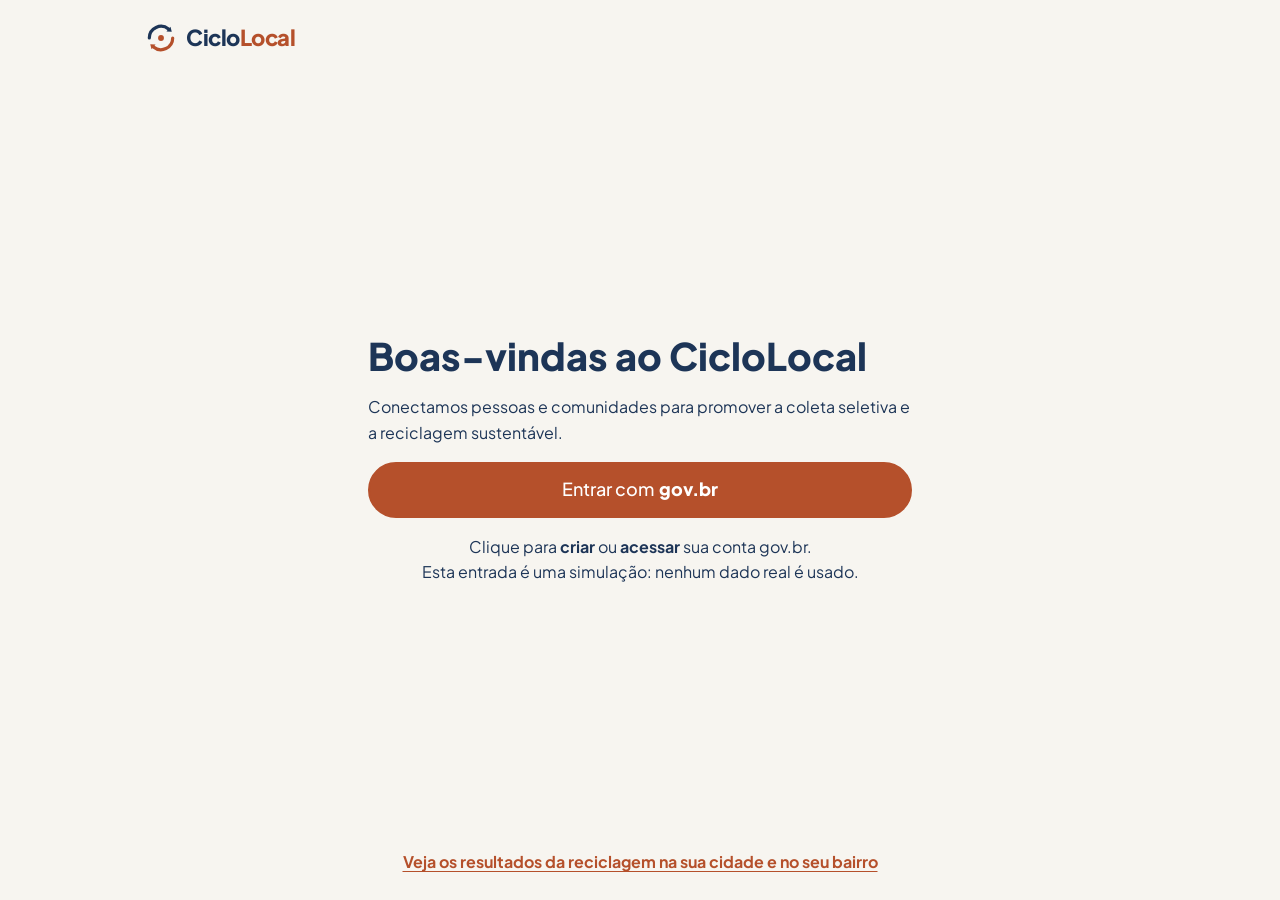
<file: index.html>
<!DOCTYPE html>
<html lang="pt-BR">

<head>
    <meta charset="UTF-8">
    <meta name="viewport" content="width=device-width, initial-scale=1.0">
    <title>CicloLocal | A reciclagem começa perto</title>
    <meta name="description"
        content="CicloLocal conecta doadores e coletores de recicláveis, organiza a coleta por bairro e mostra os resultados da comunidade.">
    <meta name="theme-color" content="#F7F5F0">
    <link rel="canonical" href="https://gabeqrz.github.io/ciclo-local/">

    <!-- Ícones -->
    <link rel="icon" href="./img/favicon.svg" type="image/svg+xml">
    <link rel="apple-touch-icon" href="./img/apple-touch-icon.png">

    <!-- Prévia social: Open Graph -->
    <meta property="og:type" content="website">
    <meta property="og:locale" content="pt_BR">
    <meta property="og:site_name" content="CicloLocal">
    <meta property="og:title" content="CicloLocal | A reciclagem começa perto">
    <meta property="og:description"
        content="CicloLocal conecta doadores e coletores de recicláveis, organiza a coleta por bairro e mostra os resultados da comunidade.">
    <meta property="og:image" content="https://gabeqrz.github.io/ciclo-local/img/previa-social-1200x630.png">
    <meta property="og:image:type" content="image/png">
    <meta property="og:image:width" content="1200">
    <meta property="og:image:height" content="630">
    <meta property="og:image:alt"
        content="CicloLocal: símbolo de duas setas circulares em azul-petróleo e terracota e o lema “A reciclagem começa perto. O impacto transforma tudo.”">
    <meta property="og:url" content="https://gabeqrz.github.io/ciclo-local/">

    <!-- Prévia para X (Twitter) -->
    <meta name="twitter:card" content="summary_large_image">
    <meta name="twitter:title" content="CicloLocal | A reciclagem começa perto">
    <meta name="twitter:description"
        content="CicloLocal conecta doadores e coletores de recicláveis, organiza a coleta por bairro e mostra os resultados da comunidade.">
    <meta name="twitter:image" content="https://gabeqrz.github.io/ciclo-local/img/previa-social-1200x630.png">
    <meta name="twitter:image:alt"
        content="CicloLocal: símbolo de duas setas circulares em azul-petróleo e terracota e o lema “A reciclagem começa perto. O impacto transforma tudo.”">

    <!-- Fontes: Plus Jakarta Sans (Google Fonts) -->
    <link rel="preconnect" href="https://fonts.googleapis.com">
    <link rel="preconnect" href="https://fonts.gstatic.com" crossorigin>
    <link href="https://fonts.googleapis.com/css2?family=Plus+Jakarta+Sans:wght@400;500;700;800&display=swap"
        rel="stylesheet">

    <!-- Estilos (a ordem importa: reset, tokens, estilo da página) -->
    <link rel="stylesheet" href="./reset.css">
    <link rel="stylesheet" href="./tokens.css">
    <link rel="stylesheet" href="./preloader.css">
    <link rel="stylesheet" href="./print.css" media="print">
    <link rel="stylesheet" href="./style.css">
    <link rel="manifest" href="./manifest.webmanifest">
</head>

<body class="pagina-entrada">
    <a class="pular" href="#conteudo">Pular para o conteúdo</a>
    <header>
        <a class="logo" href="./index.html" aria-label="CicloLocal, página inicial">
            <img src="./img/cicloLocal-simbolo.svg" alt="" width="34" height="34"><span>Ciclo<b>Local</b></span>
        </a>
    </header>
    <main id="conteudo" tabindex="-1">
        <h1>Boas-vindas ao CicloLocal</h1>

        <p>Conectamos pessoas e comunidades para promover a coleta seletiva e a reciclagem sustentável.</p>

        <!-- É um link (navega para outra página), com aparência de botão no CSS -->
        <a class="botao botao-gov" href="./selecao-de-perfil.html" data-preloader="Entrando com gov.br…">Entrar com
            <strong>gov.br</strong></a>

        <p class="nota">Clique para <strong>criar</strong> ou <strong>acessar</strong> sua conta gov.br.<br>Esta entrada
            é uma simulação: nenhum dado real é usado.</p>
        <button type="button" class="botao botao-sec" id="botao-instalar" hidden>Instalar app</button>
    </main>
    <footer>
        <a href="./dashboard.html">Veja os resultados da reciclagem na sua cidade e no seu bairro</a>
    </footer>
    <div class="preloader" id="preloader" role="status" aria-live="polite">
        <img class="preloader__marca" src="./img/cicloLocal-simbolo.svg" alt="" width="72" height="72">
        <p class="preloader__texto"></p>
    </div>
    <script src="./js/preloader.js" defer></script>
    <script type="module" src="./js/app.js"></script>
    <script src="https://vlibras.gov.br/app/vlibras-plugin.js"></script>
    <script>
    new window.VLibras.Widget({
        rootPath: 'https://vlibras.gov.br/app',
        avatar: 'icaro',
        position: 'R',
    });
    </script>
</body>

</html>
</file>
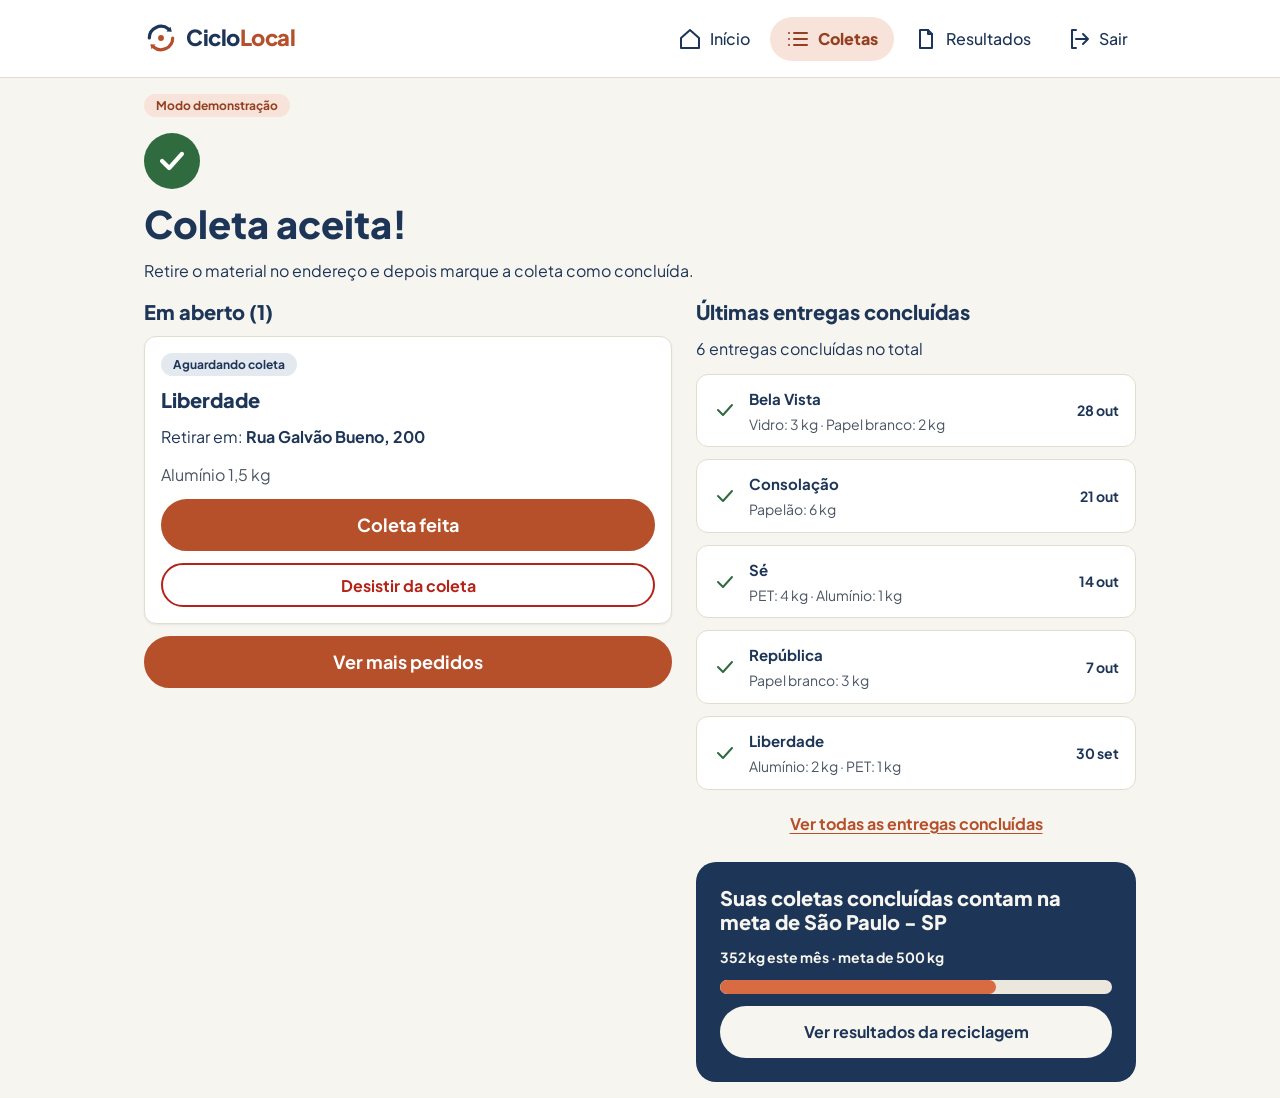
<file: confirmacao-coletor.html>
<!DOCTYPE html>
<html lang="pt-BR">

<head>
    <meta charset="UTF-8">
    <meta name="viewport" content="width=device-width, initial-scale=1.0">
    <title>CicloLocal | Coleta Aceita</title>
    <meta name="description" content="Acompanhe suas coletas em aberto e concluídas e confirme o que você recolheu.">
    <meta name="theme-color" content="#F7F5F0">
    <link rel="canonical" href="https://gabeqrz.github.io/ciclo-local/confirmacao-coletor.html">

    <!-- Ícones -->
    <link rel="icon" href="./img/favicon.svg" type="image/svg+xml">
    <link rel="apple-touch-icon" href="./img/apple-touch-icon.png">

    <!-- Prévia social: Open Graph -->
    <meta property="og:type" content="website">
    <meta property="og:locale" content="pt_BR">
    <meta property="og:site_name" content="CicloLocal">
    <meta property="og:title" content="CicloLocal | Coleta Aceita">
    <meta property="og:description"
        content="Acompanhe suas coletas em aberto e concluídas e confirme o que você recolheu.">
    <meta property="og:image" content="https://gabeqrz.github.io/ciclo-local/img/previa-social-1200x630.png">
    <meta property="og:image:type" content="image/png">
    <meta property="og:image:width" content="1200">
    <meta property="og:image:height" content="630">
    <meta property="og:image:alt"
        content="CicloLocal: símbolo de duas setas circulares em azul-petróleo e terracota e o lema “A reciclagem começa perto. O impacto transforma tudo.”">
    <meta property="og:url" content="https://gabeqrz.github.io/ciclo-local/confirmacao-coletor.html">

    <!-- Prévia para X (Twitter) -->
    <meta name="twitter:card" content="summary_large_image">
    <meta name="twitter:title" content="CicloLocal | Coleta Aceita">
    <meta name="twitter:description"
        content="Acompanhe suas coletas em aberto e concluídas e confirme o que você recolheu.">
    <meta name="twitter:image" content="https://gabeqrz.github.io/ciclo-local/img/previa-social-1200x630.png">
    <meta name="twitter:image:alt"
        content="CicloLocal: símbolo de duas setas circulares em azul-petróleo e terracota e o lema “A reciclagem começa perto. O impacto transforma tudo.”">

    <!-- Fontes: Plus Jakarta Sans (Google Fonts) -->
    <link rel="preconnect" href="https://fonts.googleapis.com">
    <link rel="preconnect" href="https://fonts.gstatic.com" crossorigin>
    <link href="https://fonts.googleapis.com/css2?family=Plus+Jakarta+Sans:wght@400;500;700;800&display=swap"
        rel="stylesheet">

    <!-- Estilos (a ordem importa: reset, tokens, estilo da página) -->
    <link rel="stylesheet" href="./reset.css">
    <link rel="stylesheet" href="./tokens.css">
    <link rel="stylesheet" href="./print.css" media="print">
    <link rel="stylesheet" href="./style.css">
    <link rel="manifest" href="./manifest.webmanifest">
</head>

<body>
    <a class="pular" href="#conteudo">Pular para o conteúdo</a>
    <header>
        <a class="logo" href="./index.html" aria-label="CicloLocal, página inicial">
            <img src="./img/cicloLocal-simbolo.svg" alt="" width="34" height="34"><span>Ciclo<b>Local</b></span>
        </a>
    </header>
    <nav aria-label="Menu principal">
        <ul>
            <li><a href="./selecao-de-perfil.html">Início</a></li>
            <li><a href="./perfil-coletor.html">Coletas</a></li>
            <li><a href="./dashboard.html">Resultados</a></li>
            <li><a href="./index.html" data-sair>Sair</a></li>
        </ul>
    </nav>
    <main id="conteudo" tabindex="-1">
        <p>Modo demonstração</p>

        <section aria-labelledby="titulo">
            <h1 id="titulo">…</h1>
            <p id="subtitulo">…</p>
        </section>

        <section aria-labelledby="t-aberto">
            <h2 id="t-aberto">Em aberto (<span id="n-abertas">0</span>)</h2>
            <p class="aviso" id="aviso" role="status" tabindex="-1"></p>
            <p id="sem-abertas" hidden>Nenhuma coleta em aberto por enquanto.</p>
            <div class="lista" id="lista-abertas"></div>

            <a class="botao botao-sec" href="./perfil-coletor.html">Ver mais pedidos</a>
        </section>
        <section aria-labelledby="t-feitas">
            <h2 id="t-feitas">Últimas entregas concluídas</h2>
            <p id="total-concluidas"></p>
            <ul id="lista-feitas"></ul>
            <a class="link-centro" href="./historico-coletas.html">Ver todas as entregas concluídas</a>
        </section>

        <section id="chamada" aria-labelledby="t-cta">
            <h2 id="t-cta"></h2>
            <label id="meta-rotulo" for="meta-bairro"></label>
            <progress id="meta-bairro" value="0" max="1"></progress>
            <a href="./dashboard.html">Ver resultados da reciclagem</a>
        </section>
    </main>


    <dialog id="dialogo-desistir" aria-labelledby="t-desistir">
        <h2 id="t-desistir">Desistir desta coleta?</h2>
        <p>Ela volta para a lista de pedidos esperando você, e outro coletor poderá aceitá-la.</p>
        <button type="button" class="botao-perigo" id="confirma-desistir">Sim, desistir</button>
        <button type="button" id="cancela-desistir">Voltar</button>
    </dialog>
    <script type="module" src="./js/confirmacao-coletor.js"></script>
    <script type="module" src="./js/app.js"></script>
    <script src="https://vlibras.gov.br/app/vlibras-plugin.js"></script>
    <script>
    new window.VLibras.Widget({
        rootPath: 'https://vlibras.gov.br/app',
        avatar: 'icaro',
        position: 'R',
    });
    </script>
</body>

</html>
</file>
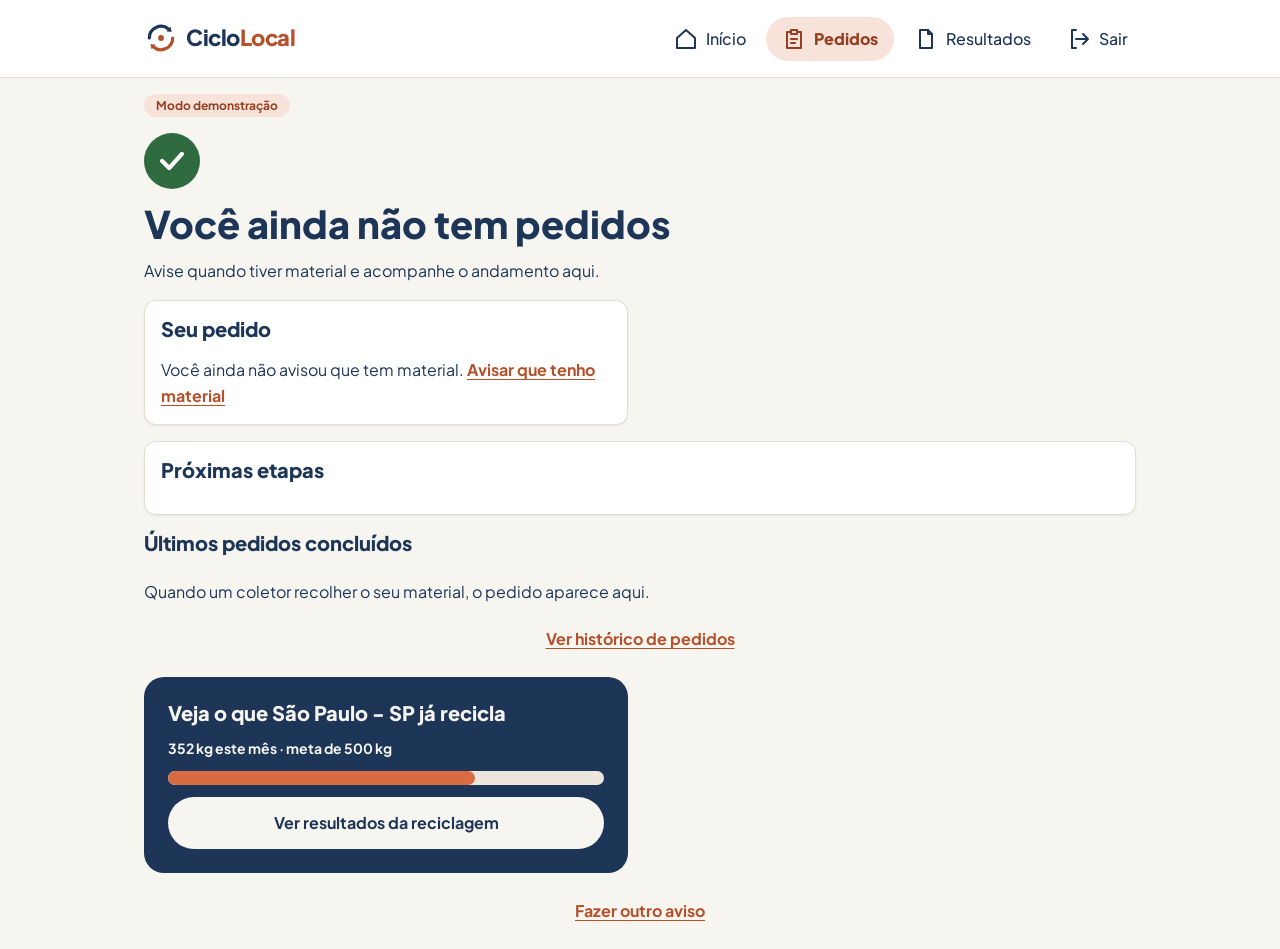
<file: confirmacao-doador.html>
<!DOCTYPE html>
<html lang="pt-BR">

<head>
    <meta charset="UTF-8">
    <meta name="viewport" content="width=device-width, initial-scale=1.0">
    <title>CicloLocal | Pedido Enviado</title>
    <meta name="description"
        content="Seu pedido de coleta foi enviado. Acompanhe o andamento e veja os resultados da reciclagem.">
    <meta name="theme-color" content="#F7F5F0">
    <link rel="canonical" href="https://gabeqrz.github.io/ciclo-local/confirmacao-doador.html">

    <!-- Ícones -->
    <link rel="icon" href="./img/favicon.svg" type="image/svg+xml">
    <link rel="apple-touch-icon" href="./img/apple-touch-icon.png">

    <!-- Prévia social: Open Graph -->
    <meta property="og:type" content="website">
    <meta property="og:locale" content="pt_BR">
    <meta property="og:site_name" content="CicloLocal">
    <meta property="og:title" content="CicloLocal | Pedido Enviado">
    <meta property="og:description"
        content="Seu pedido de coleta foi enviado. Acompanhe o andamento e veja os resultados da reciclagem.">
    <meta property="og:image" content="https://gabeqrz.github.io/ciclo-local/img/previa-social-1200x630.png">
    <meta property="og:image:type" content="image/png">
    <meta property="og:image:width" content="1200">
    <meta property="og:image:height" content="630">
    <meta property="og:image:alt"
        content="CicloLocal: símbolo de duas setas circulares em azul-petróleo e terracota e o lema “A reciclagem começa perto. O impacto transforma tudo.”">
    <meta property="og:url" content="https://gabeqrz.github.io/ciclo-local/confirmacao-doador.html">

    <!-- Prévia para X (Twitter) -->
    <meta name="twitter:card" content="summary_large_image">
    <meta name="twitter:title" content="CicloLocal | Pedido Enviado">
    <meta name="twitter:description"
        content="Seu pedido de coleta foi enviado. Acompanhe o andamento e veja os resultados da reciclagem.">
    <meta name="twitter:image" content="https://gabeqrz.github.io/ciclo-local/img/previa-social-1200x630.png">
    <meta name="twitter:image:alt"
        content="CicloLocal: símbolo de duas setas circulares em azul-petróleo e terracota e o lema “A reciclagem começa perto. O impacto transforma tudo.”">

    <!-- Fontes: Plus Jakarta Sans (Google Fonts) -->
    <link rel="preconnect" href="https://fonts.googleapis.com">
    <link rel="preconnect" href="https://fonts.gstatic.com" crossorigin>
    <link href="https://fonts.googleapis.com/css2?family=Plus+Jakarta+Sans:wght@400;500;700;800&display=swap"
        rel="stylesheet">

    <!-- Estilos (a ordem importa: reset, tokens, estilo da página) -->
    <link rel="stylesheet" href="./reset.css">
    <link rel="stylesheet" href="./tokens.css">
    <link rel="stylesheet" href="./print.css" media="print">
    <link rel="stylesheet" href="./style.css">
    <link rel="manifest" href="./manifest.webmanifest">
</head>

<body>
    <a class="pular" href="#conteudo">Pular para o conteúdo</a>
    <header>
        <a class="logo" href="./index.html" aria-label="CicloLocal, página inicial">
            <img src="./img/cicloLocal-simbolo.svg" alt="" width="34" height="34"><span>Ciclo<b>Local</b></span>
        </a>
    </header>
    <nav aria-label="Menu principal">
        <ul>
            <li><a href="./selecao-de-perfil.html">Início</a></li>
            <li><a href="./confirmacao-doador.html" aria-current="page">Pedidos</a></li>
            <li><a href="./dashboard.html">Resultados</a></li>
            <li><a href="./index.html" data-sair>Sair</a></li>
        </ul>
    </nav>
    <main id="conteudo" tabindex="-1">
        <p>Modo demonstração</p>

        <section aria-labelledby="titulo">
            <h1 id="titulo">Pedido enviado!</h1>
            <p id="subtitulo">Agora é só esperar um coletor aceitar. Você acompanha o andamento aqui.</p>
        </section>

        <section id="secao-pedido" aria-labelledby="t-pedido">
            <h2 id="t-pedido">O seu pedido já foi enviado para a coleta</h2>
            <p id="sem-pedido" hidden>Você ainda não avisou que tem material. <a href="./perfil-doador.html">Avisar que tenho material</a></p>
            <div id="dados-pedido" class="pedido-dados">
                <div class="pedido-bloco">
                    <p class="pedido-rotulo">Retirada em</p>
                    <p id="pedido-local"></p>
                    <p id="pedido-endereco"></p>
                </div>
                <div class="pedido-bloco">
                    <p class="pedido-rotulo">Materiais</p>
                    <ul class="materiais" id="pedido-materiais"></ul>
                </div>
                <p class="pedido-total"><span>Total</span> <strong id="pedido-total"></strong></p>
            </div>
        </section>

        <section id="secao-etapas" aria-labelledby="t-etapas">
            <h2 id="t-etapas">Próximas etapas</h2>
            <ol id="andamento" aria-label="Andamento do pedido"></ol>
        </section>

        <section aria-labelledby="t-feitas">
            <h2 id="t-feitas">Últimos pedidos concluídos</h2>
            <ul id="lista-feitas" class="entregas"></ul>
            <p id="sem-feitos" hidden>Quando um coletor recolher o seu material, o pedido aparece aqui.</p>
            <a class="link-centro" href="./historico-pedidos.html">Ver histórico de pedidos</a>
        </section>

        <section id="chamada" aria-labelledby="t-cta">
            <h2 id="t-cta">Veja o que o seu bairro já recicla</h2>
            <label id="meta-rotulo" for="meta-bairro">352 kg este mês · meta de 500 kg</label>
            <progress id="meta-bairro" value="352" max="500">70%</progress>
            <a href="./dashboard.html">Ver resultados da reciclagem</a>
        </section>

        <a class="link-centro" href="./perfil-doador.html">Fazer outro aviso</a>
    </main>
    <script type="module" src="./js/confirmacao-doador.js"></script>
    <script type="module" src="./js/app.js"></script>
    <script src="https://vlibras.gov.br/app/vlibras-plugin.js"></script>
    <script>
    new window.VLibras.Widget({
        rootPath: 'https://vlibras.gov.br/app',
        avatar: 'icaro',
        position: 'R',
    });
    </script>
</body>

</html>
</file>
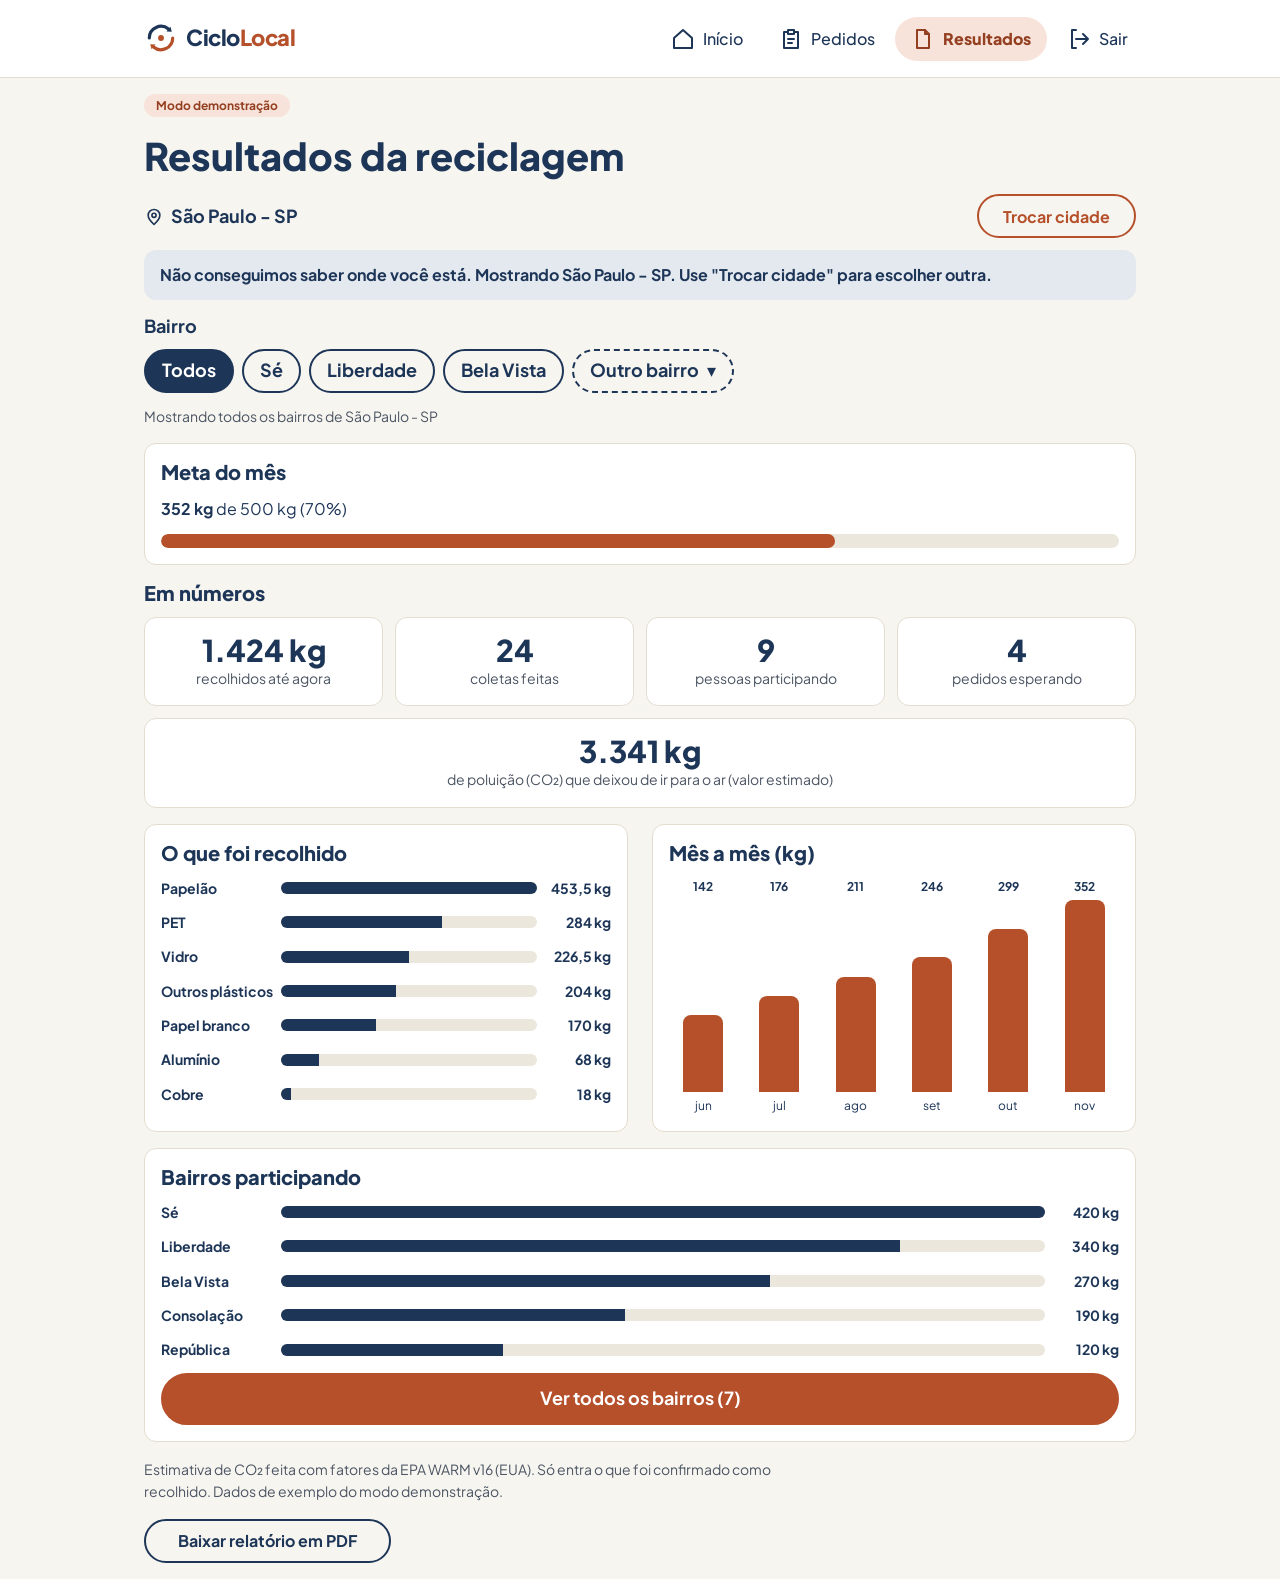
<file: dashboard.html>
<!DOCTYPE html>
<html lang="pt-BR">

<head>
    <meta charset="UTF-8">
    <meta name="viewport" content="width=device-width, initial-scale=1.0">
    <title>CicloLocal | Resultados da Reciclagem</title>
    <meta name="description"
        content="Resultados da reciclagem: meta do mês, quantidade recolhida, coletas feitas e CO₂ evitado (estimativa).">
    <meta name="theme-color" content="#F7F5F0">
    <link rel="canonical" href="https://gabeqrz.github.io/ciclo-local/dashboard.html">

    <!-- Ícones -->
    <link rel="icon" href="./img/favicon.svg" type="image/svg+xml">
    <link rel="apple-touch-icon" href="./img/apple-touch-icon.png">

    <!-- Prévia social: Open Graph -->
    <meta property="og:type" content="website">
    <meta property="og:locale" content="pt_BR">
    <meta property="og:site_name" content="CicloLocal">
    <meta property="og:title" content="CicloLocal | Resultados da Reciclagem">
    <meta property="og:description"
        content="Resultados da reciclagem: meta do mês, quantidade recolhida, coletas feitas e CO₂ evitado (estimativa).">
    <meta property="og:image" content="https://gabeqrz.github.io/ciclo-local/img/previa-social-1200x630.png">
    <meta property="og:image:type" content="image/png">
    <meta property="og:image:width" content="1200">
    <meta property="og:image:height" content="630">
    <meta property="og:image:alt"
        content="CicloLocal: símbolo de duas setas circulares em azul-petróleo e terracota e o lema “A reciclagem começa perto. O impacto transforma tudo.”">
    <meta property="og:url" content="https://gabeqrz.github.io/ciclo-local/dashboard.html">

    <!-- Prévia para X (Twitter) -->
    <meta name="twitter:card" content="summary_large_image">
    <meta name="twitter:title" content="CicloLocal | Resultados da reciclagem">
    <meta name="twitter:description"
        content="Resultados da reciclagem: meta do mês, quantidade recolhida, coletas feitas e CO₂ evitado (estimativa).">
    <meta name="twitter:image" content="https://gabeqrz.github.io/ciclo-local/img/previa-social-1200x630.png">
    <meta name="twitter:image:alt"
        content="CicloLocal: símbolo de duas setas circulares em azul-petróleo e terracota e o lema “A reciclagem começa perto. O impacto transforma tudo.”">

    <!-- Fontes: Plus Jakarta Sans (Google Fonts) -->
    <link rel="preconnect" href="https://fonts.googleapis.com">
    <link rel="preconnect" href="https://fonts.gstatic.com" crossorigin>
    <link href="https://fonts.googleapis.com/css2?family=Plus+Jakarta+Sans:wght@400;500;700;800&display=swap"
        rel="stylesheet">

    <!-- Estilos (a ordem importa: reset, tokens, estilo da página) -->
    <link rel="stylesheet" href="./reset.css">
    <link rel="stylesheet" href="./tokens.css">
    <link rel="stylesheet" href="./print.css" media="print">
    <link rel="stylesheet" href="./style.css">
    <link rel="manifest" href="./manifest.webmanifest">
</head>

<body>
    <a class="pular" href="#conteudo">Pular para o conteúdo</a>
    <header>
        <a class="logo" href="./index.html" aria-label="CicloLocal, página inicial">
            <img src="./img/cicloLocal-simbolo.svg" alt="" width="34" height="34"><span>Ciclo<b>Local</b></span>
        </a>
    </header>
    <nav aria-label="Menu principal">
        <ul>
            <li><a href="./selecao-de-perfil.html">Início</a></li>
            <li><a href="./perfil-coletor.html">Coletas</a></li>
            <li><a href="./dashboard.html" aria-current="page">Resultados</a></li>
            <li><a href="./index.html" data-sair>Sair</a></li>
        </ul>
    </nav>
    <main id="conteudo" tabindex="-1">
        <p>Modo demonstração</p>

        <h1>Resultados da reciclagem</h1>
        <section class="filtros" aria-label="Filtros dos resultados">
            <div class="cidade">
                <p><img src="./img/icones/ui-pin.svg" alt="" width="24" height="24"> <span id="cidade-atual">São Paulo -
                        SP</span></p>
                <button type="button" class="botao-cidade" id="trocar-cidade">Trocar cidade</button>
            </div>
            <p class="aviso" id="aviso-local" role="status"></p>
            <div class="bairros">
                <p class="rotulo" id="t-bairro">Bairro</p>
                <div role="group" aria-labelledby="t-bairro" id="filtro-bairro"></div>
                <div id="outro-bairro" hidden></div>
            </div>
            <p class="escopo" id="escopo" role="status"></p>
            <p id="sem-dados" hidden></p>
        </section>
        <section aria-labelledby="t-meta" data-resultado>
            <h2 id="t-meta">Meta do mês</h2>
            <p id="meta-texto"><strong>352 kg</strong> de 500 kg (70%)</p>
            <progress id="barra-meta" value="352" max="500">70%</progress>
        </section>

        <section aria-labelledby="t-num" data-resultado>
            <h2 id="t-num">Em números</h2>
            <dl id="numeros">
            </dl>
        </section>

        <section aria-labelledby="t-mat" data-resultado>
            <h2 id="t-mat">O que foi recolhido</h2>
            <ul class="barras" id="lista-materiais">
            </ul>
        </section>

        <section aria-labelledby="t-mes" data-resultado>
            <h2 id="t-mes">Mês a mês (kg)</h2>
            <ol class="colunas" id="colunas-mes">
            </ol>
        </section>

        <section aria-labelledby="t-bai" data-resultado>
            <h2 id="t-bai">Bairros participando</h2>
            <ul class="barras" id="lista-bairros">
            </ul>
            <button class="botao botao-sec" type=button id="ver-bairros" hidden>Ver todos os bairros</button>
        </section>

        <p><small>Estimativa de CO₂ feita com fatores da EPA WARM v16 (EUA). Só entra o que foi confirmado como
                recolhido. Dados de exemplo do modo demonstração.</small></p>

        <button type="button" id="baixar-pdf">Baixar relatório em PDF</button>
    </main>
    <script type="module" src="./js/dashboard.js"></script>
    <script type="module" src="./js/app.js"></script>
    <script src="https://vlibras.gov.br/app/vlibras-plugin.js"></script>
    <script>
    new window.VLibras.Widget({
        rootPath: 'https://vlibras.gov.br/app',
        avatar: 'icaro',
        position: 'R',
    });
    </script>
</body>

</html>
</file>
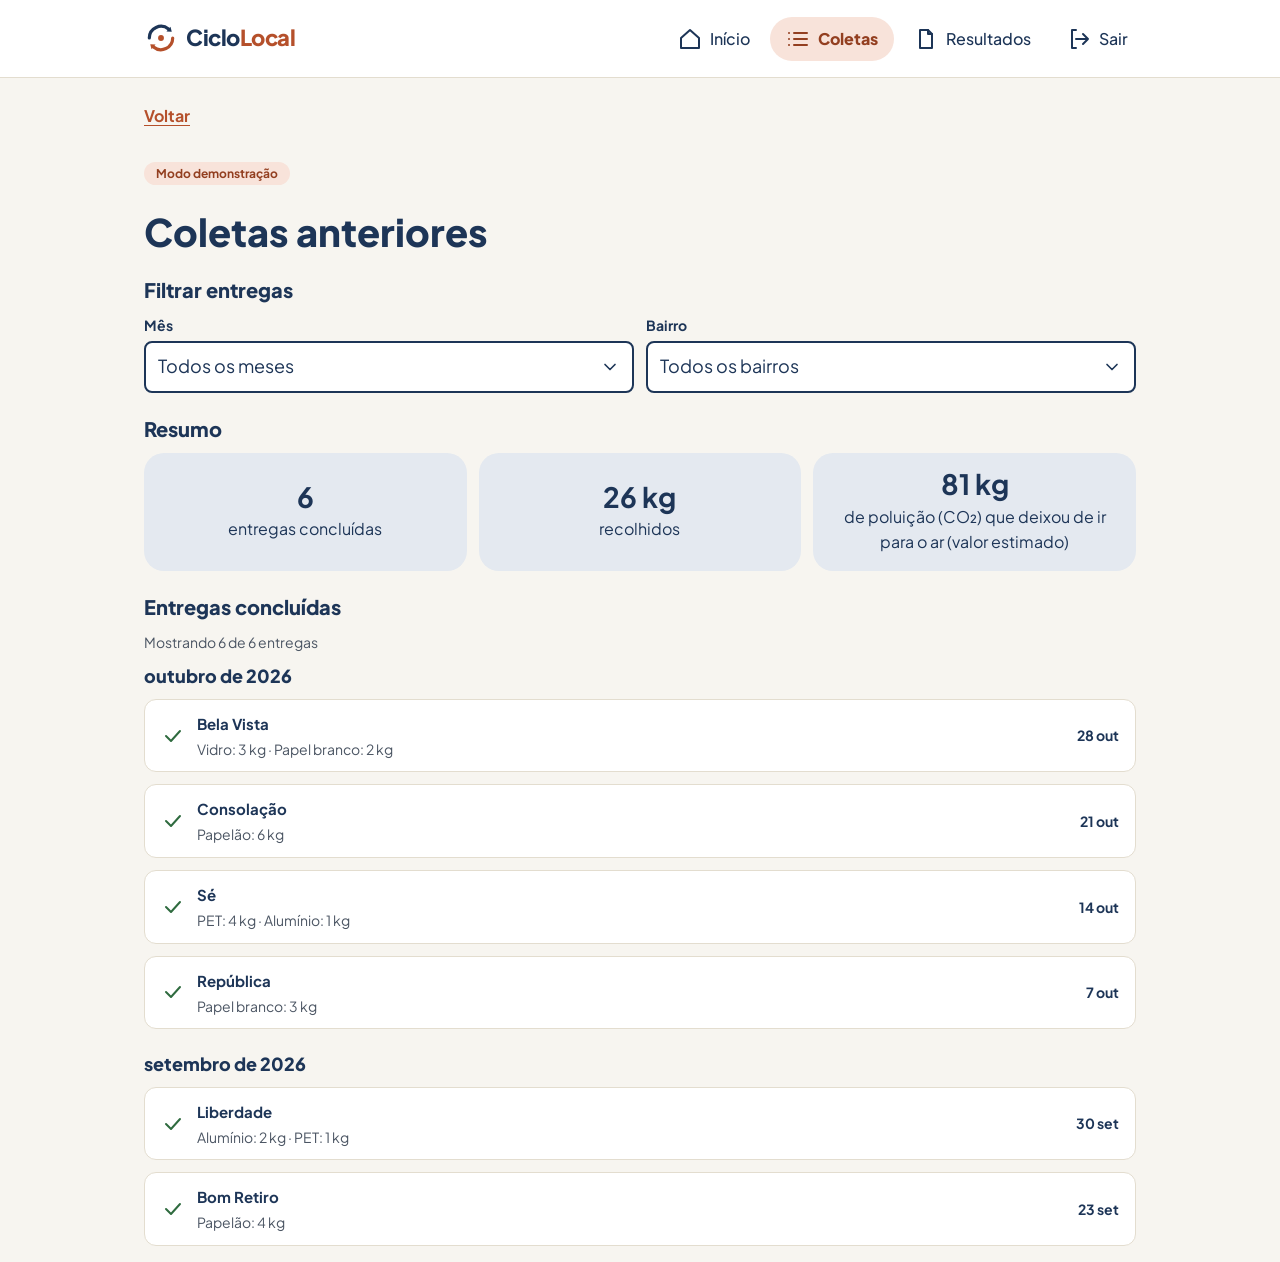
<file: historico-coletas.html>
<!DOCTYPE html>
<html lang="pt-BR">

<head>
  <meta charset="UTF-8">
  <meta name="viewport" content="width=device-width, initial-scale=1.0">
  <title>CicloLocal | Coletas anteriores</title>
  <meta name="description"
    content="Veja todas as entregas de recicláveis que você já concluiu, com filtro por mês e por bairro.">
  <meta name="theme-color" content="#F7F5F0">
  <link rel="canonical" href="https://gabeqrz.github.io/ciclo-local/historico-coletas.html">
  <!-- Ícones -->
  <link rel="icon" href="./img/favicon.svg" type="image/svg+xml">
  <link rel="apple-touch-icon" href="./img/apple-touch-icon.png">

  <!-- Prévia social: Open Graph -->
  <meta property="og:type" content="website">
  <meta property="og:locale" content="pt_BR">
  <meta property="og:site_name" content="CicloLocal">
  <meta property="og:title" content="CicloLocal | Coletas anteriores">
  <meta property="og:description" content="Veja as suas coletas anteriores.">
  <meta property="og:image" content="https://gabeqrz.github.io/ciclo-local/img/previa-social-1200x630.png">
  <meta property="og:image:type" content="image/png">
  <meta property="og:image:width" content="1200">
  <meta property="og:image:height" content="630">
  <meta property="og:image:alt"
    content="CicloLocal: símbolo de duas setas circulares em azul-petróleo e terracota e o lema “A reciclagem começa perto. O impacto transforma tudo.”">
  <meta property="og:url" content="https://gabeqrz.github.io/ciclo-local/historico-coletas.html">

  <!-- Prévia para X (Twitter) -->
  <meta name="twitter:card" content="summary_large_image">
  <meta name="twitter:title" content="CicloLocal | Coletas anteriores">
  <meta name="twitter:description" content="Veja as suas coletas anteriores.">
  <meta name="twitter:image" content="https://gabeqrz.github.io/ciclo-local/img/previa-social-1200x630.png">
  <meta name="twitter:image:alt"
    content="CicloLocal: símbolo de duas setas circulares em azul-petróleo e terracota e o lema “A reciclagem começa perto. O impacto transforma tudo.”">

  <!-- Fontes: Plus Jakarta Sans (Google Fonts) -->
  <link rel="preconnect" href="https://fonts.googleapis.com">
  <link rel="preconnect" href="https://fonts.gstatic.com" crossorigin>
  <link href="https://fonts.googleapis.com/css2?family=Plus+Jakarta+Sans:wght@400;500;700;800&display=swap"
    rel="stylesheet">
  <link rel="stylesheet" href="./reset.css">
  <link rel="stylesheet" href="./tokens.css">
  <link rel="stylesheet" href="./style.css">
  <link rel="stylesheet" href="./print.css" media="print">
  <link rel="manifest" href="./manifest.webmanifest">
</head>

<body>
  <a class="pular" href="#conteudo">Pular para o conteúdo</a>
  <header>
    <a class="logo" href="./index.html" aria-label="CicloLocal, página inicial">
      <img src="./img/cicloLocal-simbolo.svg" alt="" width="34" height="34"><span>Ciclo<b>Local</b></span>
    </a>
  </header>

  <nav aria-label="Menu principal">
    <ul>
        <li><a href="./selecao-de-perfil.html">Início</a></li>
        <li><a href="./perfil-coletor.html">Coletas</a></li>
        <li><a href="./dashboard.html">Resultados</a></li>
        <li><a href="./index.html" data-sair>Sair</a></li>
    </ul>
  </nav>

  <main id="conteudo" tabindex="-1">
    <a href="./confirmacao-coletor.html">Voltar</a>
    <p>Modo demonstração</p>
    <h1>Coletas anteriores</h1>

    <section aria-labelledby="t-filtros">
      <h2 id="t-filtros">Filtrar entregas</h2>
      <div class="filtros-historico">
        <div>
          <label for="filtro-mes">Mês</label>
          <select id="filtro-mes">
            <option value="">Todos os meses</option>
          </select>
        </div>
        <div>
          <label for="filtro-bairro-hist">Bairro</label>
          <select id="filtro-bairro-hist">
            <option value="">Todos os bairros</option>
          </select>
        </div>
      </div>
    </section>

    <section aria-labelledby="t-resumo">
      <h2 id="t-resumo">Resumo</h2>
      <ul class="resumo-historico" id="resumo-historico"></ul>
    </section>

    <section aria-labelledby="t-entregas">
      <h2 id="t-entregas">Entregas concluídas</h2>
      <p class="escopo" id="status-historico" role="status" tabindex="-1"></p>
      <p id="sem-historico" hidden></p>
      <div id="lista-historico"></div>
      <button type="button" id="mais-historico" hidden>Mostrar mais</button>
    </section>
  </main>

  <script type="module" src="./js/historico-coletas.js"></script>
  <script type="module" src="./js/app.js"></script>
  <script src="https://vlibras.gov.br/app/vlibras-plugin.js"></script>
  <script>
    new window.VLibras.Widget({
        rootPath: 'https://vlibras.gov.br/app',
        avatar: 'icaro',
        position: 'R',
    });
  </script>
</body>

</html>
</file>
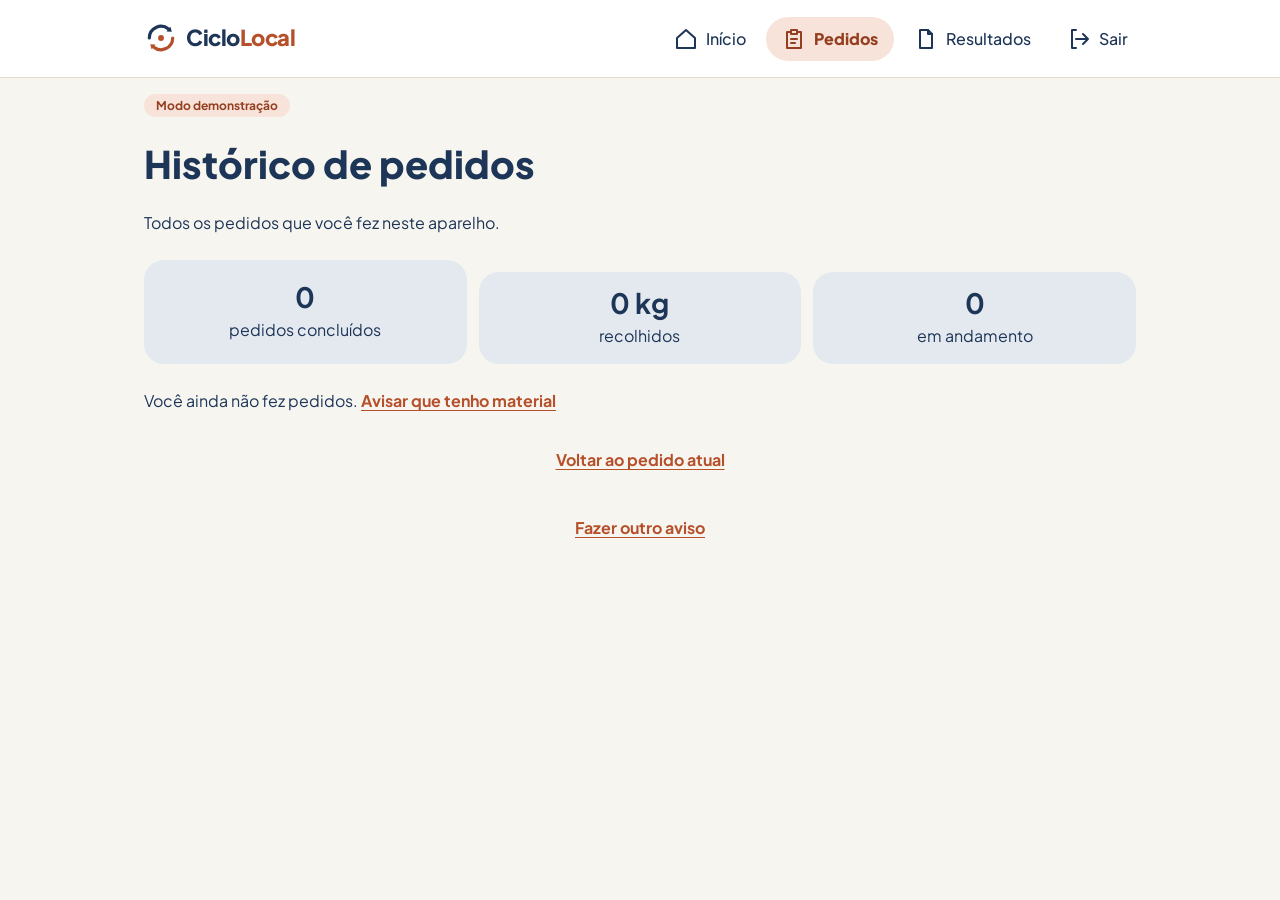
<file: historico-pedidos.html>
<!DOCTYPE html>
<html lang="pt-BR">

<head>
    <meta charset="UTF-8">
    <meta name="viewport" content="width=device-width, initial-scale=1.0">
    <title>CicloLocal | Histórico de Pedidos</title>
    <meta name="description"
        content="Veja os pedidos de coleta que você fez: os concluídos e os que ainda estão em andamento.">
    <meta name="theme-color" content="#F7F5F0">
    <link rel="canonical" href="https://gabeqrz.github.io/ciclo-local/historico-pedidos.html">

    <!-- Ícones -->
    <link rel="icon" href="./img/favicon.svg" type="image/svg+xml">
    <link rel="apple-touch-icon" href="./img/apple-touch-icon.png">

    <!-- Prévia social: Open Graph -->
    <meta property="og:type" content="website">
    <meta property="og:locale" content="pt_BR">
    <meta property="og:site_name" content="CicloLocal">
    <meta property="og:title" content="CicloLocal | Histórico de Pedidos">
    <meta property="og:description"
        content="Veja os pedidos de coleta que você fez: os concluídos e os que ainda estão em andamento.">
    <meta property="og:image" content="https://gabeqrz.github.io/ciclo-local/img/previa-social-1200x630.png">
    <meta property="og:image:type" content="image/png">
    <meta property="og:image:width" content="1200">
    <meta property="og:image:height" content="630">
    <meta property="og:image:alt"
        content="CicloLocal: símbolo de duas setas circulares em azul-petróleo e terracota e o lema “A reciclagem começa perto. O impacto transforma tudo.”">
    <meta property="og:url" content="https://gabeqrz.github.io/ciclo-local/historico-pedidos.html">

    <!-- Prévia para X (Twitter) -->
    <meta name="twitter:card" content="summary_large_image">
    <meta name="twitter:title" content="CicloLocal | Histórico de Pedidos">
    <meta name="twitter:description"
        content="Veja os pedidos de coleta que você fez: os concluídos e os que ainda estão em andamento.">
    <meta name="twitter:image" content="https://gabeqrz.github.io/ciclo-local/img/previa-social-1200x630.png">
    <meta name="twitter:image:alt"
        content="CicloLocal: símbolo de duas setas circulares em azul-petróleo e terracota e o lema “A reciclagem começa perto. O impacto transforma tudo.”">

    <!-- Fontes: Plus Jakarta Sans (Google Fonts) -->
    <link rel="preconnect" href="https://fonts.googleapis.com">
    <link rel="preconnect" href="https://fonts.gstatic.com" crossorigin>
    <link href="https://fonts.googleapis.com/css2?family=Plus+Jakarta+Sans:wght@400;500;700;800&display=swap"
        rel="stylesheet">

    <!-- Estilos (a ordem importa: reset, tokens, estilo da página) -->
    <link rel="stylesheet" href="./reset.css">
    <link rel="stylesheet" href="./tokens.css">
    <link rel="stylesheet" href="./print.css" media="print">
    <link rel="stylesheet" href="./style.css">
    <link rel="manifest" href="./manifest.webmanifest">
</head>

<body>
    <a class="pular" href="#conteudo">Pular para o conteúdo</a>
    <header>
        <a class="logo" href="./index.html" aria-label="CicloLocal, página inicial">
            <img src="./img/cicloLocal-simbolo.svg" alt="" width="34" height="34"><span>Ciclo<b>Local</b></span>
        </a>
    </header>
    <nav aria-label="Menu principal">
        <ul>
            <li><a href="./selecao-de-perfil.html">Início</a></li>
            <li><a href="./confirmacao-doador.html" aria-current="true">Pedidos</a></li>
            <li><a href="./dashboard.html">Resultados</a></li>
            <li><a href="./index.html" data-sair>Sair</a></li>
        </ul>
    </nav>
    <main id="conteudo" tabindex="-1">
        <p>Modo demonstração</p>

        <h1>Histórico de pedidos</h1>
        <p>Todos os pedidos que você fez neste aparelho.</p>

        <ul class="resumo-historico" aria-label="Resumo dos seus pedidos">
            <li><b id="n-concluidos">0</b><span>pedidos concluídos</span></li>
            <li><b id="kg-recolhidos">0 kg</b><span>recolhidos</span></li>
            <li><b id="n-andamento">0</b><span>em andamento</span></li>
        </ul>

        <p id="sem-pedidos" hidden>Você ainda não fez pedidos. <a href="./perfil-doador.html">Avisar que tenho material</a></p>

        <section id="secao-andamento" aria-labelledby="t-andamento" hidden>
            <h2 id="t-andamento">Em andamento</h2>
            <div id="lista-andamento"></div>
        </section>

        <section id="secao-feitos" aria-labelledby="t-feitas" hidden>
            <h2 id="t-feitas">Concluídos</h2>
            <ul id="lista-feitas" class="entregas"></ul>
        </section>

        <a class="link-centro" href="./confirmacao-doador.html">Voltar ao pedido atual</a>
        <a class="link-centro" href="./perfil-doador.html">Fazer outro aviso</a>
    </main>
    <script type="module" src="./js/historico-pedidos.js"></script>
    <script type="module" src="./js/app.js"></script>
    <script src="https://vlibras.gov.br/app/vlibras-plugin.js"></script>
    <script>
    new window.VLibras.Widget({
        rootPath: 'https://vlibras.gov.br/app',
        avatar: 'icaro',
        position: 'R',
    });
    </script>
</body>

</html>
</file>
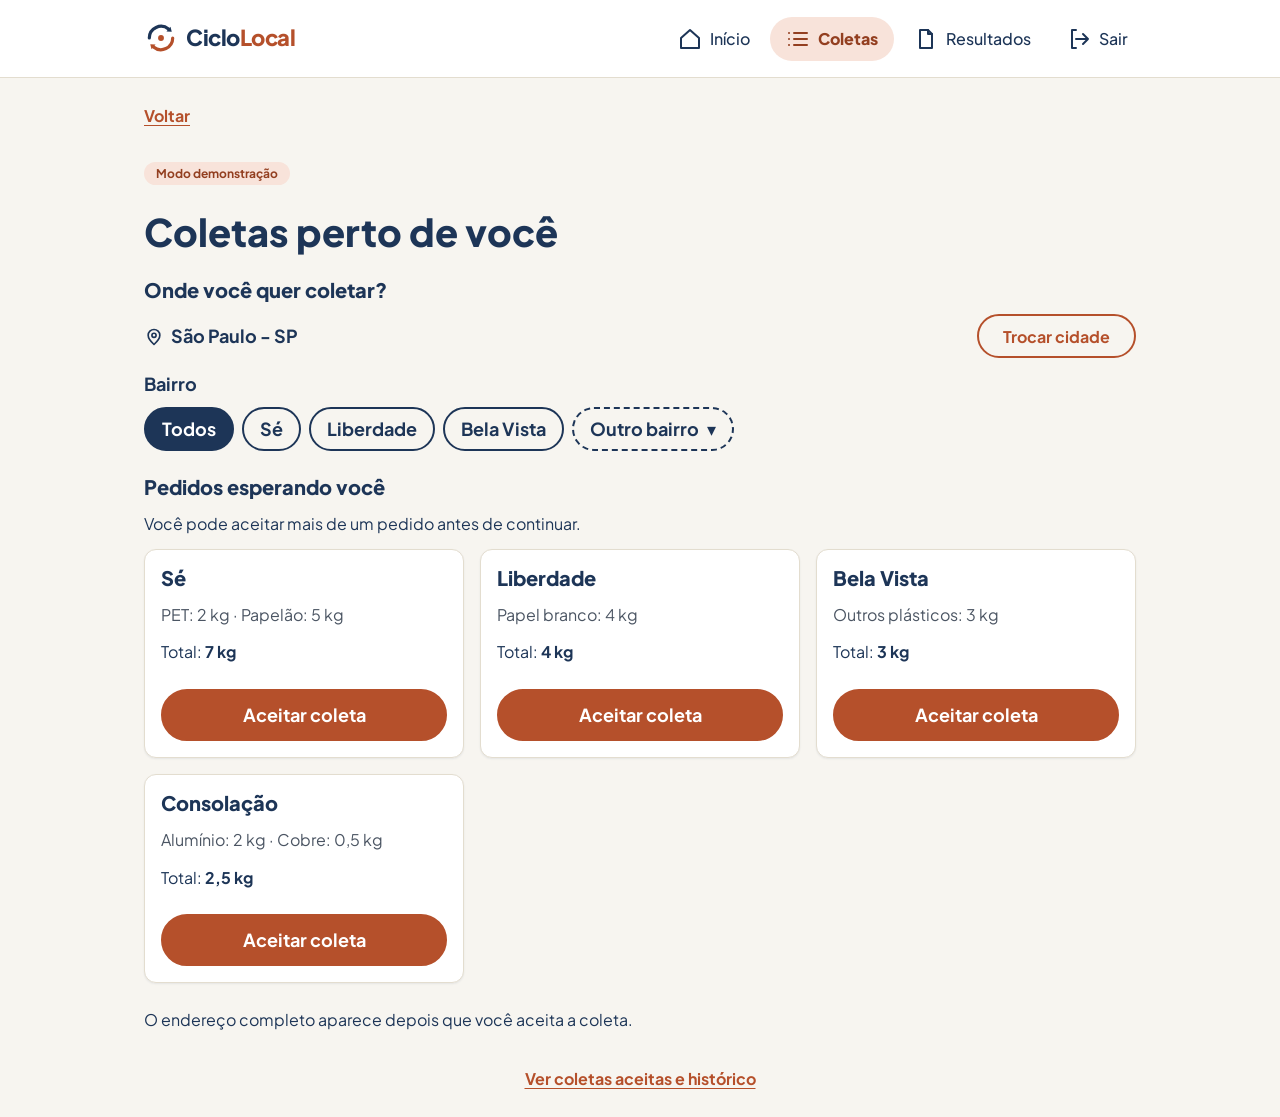
<file: perfil-coletor.html>
<!DOCTYPE html>
<html lang="pt-BR">

<head>
    <meta charset="UTF-8">
    <meta name="viewport" content="width=device-width, initial-scale=1.0">
    <title>CicloLocal | Colete os Materiais</title>
    <meta name="description"
        content="Veja os pedidos de coleta de recicláveis perto de você e aceite os que quiser recolher.">
    <meta name="theme-color" content="#F7F5F0">
    <link rel="canonical" href="https://gabeqrz.github.io/ciclo-local/perfil-coletor.html">

    <!-- Ícones -->
    <link rel="icon" href="./img/favicon.svg" type="image/svg+xml">
    <link rel="apple-touch-icon" href="./img/apple-touch-icon.png">

    <!-- Prévia social: Open Graph -->
    <meta property="og:type" content="website">
    <meta property="og:locale" content="pt_BR">
    <meta property="og:site_name" content="CicloLocal">
    <meta property="og:title" content="CicloLocal | Colete os Materiais">
    <meta property="og:description"
        content="Veja os pedidos de coleta de recicláveis perto de você e aceite os que quiser recolher.">
    <meta property="og:image" content="https://gabeqrz.github.io/ciclo-local/img/previa-social-1200x630.png">
    <meta property="og:image:type" content="image/png">
    <meta property="og:image:width" content="1200">
    <meta property="og:image:height" content="630">
    <meta property="og:image:alt"
        content="CicloLocal: símbolo de duas setas circulares em azul-petróleo e terracota e o lema “A reciclagem começa perto. O impacto transforma tudo.”">
    <meta property="og:url" content="https://gabeqrz.github.io/ciclo-local/perfil-coletor.html">

    <!-- Prévia para X (Twitter) -->
    <meta name="twitter:card" content="summary_large_image">
    <meta name="twitter:title" content="CicloLocal | Colete os Materiais">
    <meta name="twitter:description"
        content="Veja os pedidos de coleta de recicláveis perto de você e aceite os que quiser recolher.">
    <meta name="twitter:image" content="https://gabeqrz.github.io/ciclo-local/img/previa-social-1200x630.png">
    <meta name="twitter:image:alt"
        content="CicloLocal: símbolo de duas setas circulares em azul-petróleo e terracota e o lema “A reciclagem começa perto. O impacto transforma tudo.”">

    <!-- Fontes: Plus Jakarta Sans (Google Fonts) -->
    <link rel="preconnect" href="https://fonts.googleapis.com">
    <link rel="preconnect" href="https://fonts.gstatic.com" crossorigin>
    <link href="https://fonts.googleapis.com/css2?family=Plus+Jakarta+Sans:wght@400;500;700;800&display=swap"
        rel="stylesheet">

    <!-- Estilos (a ordem importa: reset, tokens, estilo da página) -->
    <link rel="stylesheet" href="./reset.css">
    <link rel="stylesheet" href="./tokens.css">
    <link rel="stylesheet" href="./print.css" media="print">
    <link rel="stylesheet" href="./style.css">
    <link rel="manifest" href="./manifest.webmanifest">
</head>

<body>
    <a class="pular" href="#conteudo">Pular para o conteúdo</a>
    <header>
        <a class="logo" href="./index.html" aria-label="CicloLocal, página inicial">
            <img src="./img/cicloLocal-simbolo.svg" alt="" width="34" height="34"><span>Ciclo<b>Local</b></span>
        </a>
    </header>
    <nav aria-label="Menu principal">
        <ul>
            <li><a href="./selecao-de-perfil.html">Início</a></li>
            <li><a href="./perfil-coletor.html">Coletas</a></li>
            <li><a href="./dashboard.html">Resultados</a></li>
            <li><a href="./index.html" data-sair>Sair</a></li>
        </ul>
    </nav>
    <main id="conteudo" tabindex="-1">
        <a href="./selecao-de-perfil.html">Voltar</a>
        <p>Modo demonstração</p>

        <h1>Coletas perto de você</h1>

        <section aria-labelledby="t-local">
            <h2 id="t-local">Onde você quer coletar?</h2>
            <div class="cidade">
                <p><img src="./img/icones/ui-pin.svg" alt="" width="24" height="24"> <span id="cidade-atual">São Paulo -
                        SP</span></p>
                <button type="button" class="botao-cidade" id="trocar-cidade">Trocar cidade</button>
            </div>
            <p class="aviso" id="aviso-local" role="status"></p>
            <div class="bairros">
                <p class="rotulo" id="t-bairro">Bairro</p>
                <div role="group" aria-labelledby="t-bairro" id="filtro-bairro"></div>
                <div id="outro-bairro" hidden></div>
            </div>
        </section>

        <section aria-labelledby="t-lista">
            <h2 id="t-lista">Pedidos esperando você</h2>
            <p>Você pode aceitar mais de um pedido antes de continuar.</p>
            <p id="sem-pedidos" hidden></p>
            <div class="lista" id="lista-pedidos"></div>
        </section>

        <p>O endereço completo aparece depois que você aceita a coleta.</p>
        <a class="link-centro" id="link-historico" href="./confirmacao-coletor.html">Ver coletas aceitas e histórico</a>
    </main>
    <div class="barra-aceite" id="barra-aceite" hidden>
        <p id="resumo-aceites" role="status"></p>
        <a class="botao" href="./confirmacao-coletor.html">Ver coletas aceitas</a>
    </div>

    <script type="module" src="./js/perfil-coletor.js"></script>
    <script type="module" src="./js/app.js"></script>
    <script src="https://vlibras.gov.br/app/vlibras-plugin.js"></script>
    <script>
    new window.VLibras.Widget({
        rootPath: 'https://vlibras.gov.br/app',
        avatar: 'icaro',
        position: 'R',
    });
    </script>
</body>

</html>
</file>
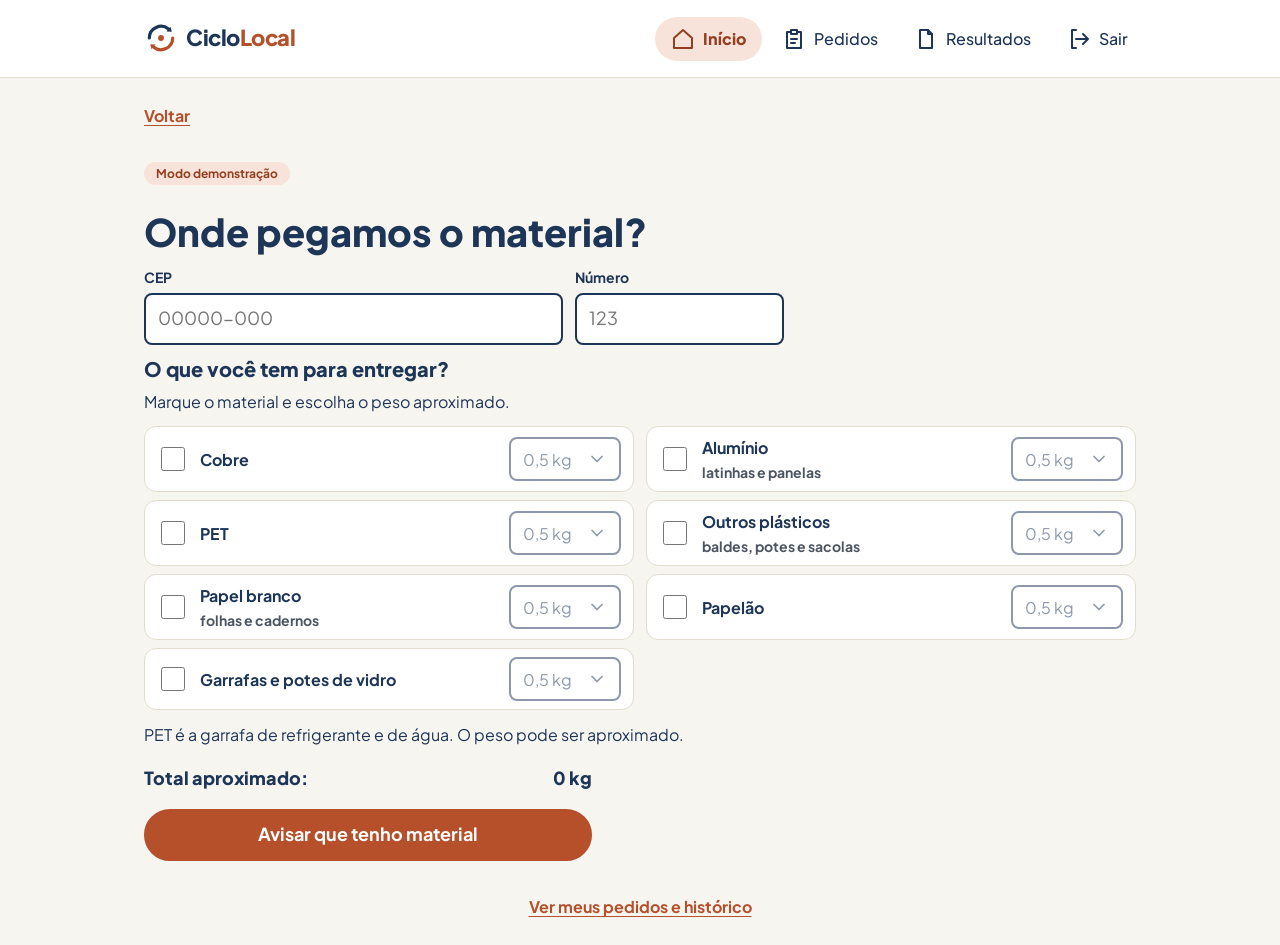
<file: perfil-doador.html>
<!DOCTYPE html>
<html lang="pt-BR">

<head>
    <meta charset="UTF-8">
    <meta name="viewport" content="width=device-width, initial-scale=1.0">
    <title>CicloLocal | Doe seus Materiais</title>
    <meta name="description"
        content="Avise que você tem material reciclável para doar: informe o CEP, os materiais e o peso aproximado.">
    <meta name="theme-color" content="#F7F5F0">
    <link rel="canonical" href="https://gabeqrz.github.io/ciclo-local/perfil-doador.html">

    <!-- Ícones -->
    <link rel="icon" href="./img/favicon.svg" type="image/svg+xml">
    <link rel="apple-touch-icon" href="./img/apple-touch-icon.png">

    <!-- Prévia social: Open Graph -->
    <meta property="og:type" content="website">
    <meta property="og:locale" content="pt_BR">
    <meta property="og:site_name" content="CicloLocal">
    <meta property="og:title" content="CicloLocal | Doe seus Materiais">
    <meta property="og:description"
        content="Avise que você tem material reciclável para doar: informe o CEP, os materiais e o peso aproximado.">
    <meta property="og:image" content="https://gabeqrz.github.io/ciclo-local/img/previa-social-1200x630.png">
    <meta property="og:image:type" content="image/png">
    <meta property="og:image:width" content="1200">
    <meta property="og:image:height" content="630">
    <meta property="og:image:alt"
        content="CicloLocal: símbolo de duas setas circulares em azul-petróleo e terracota e o lema “A reciclagem começa perto. O impacto transforma tudo.”">
    <meta property="og:url" content="https://gabeqrz.github.io/ciclo-local/perfil-doador.html">

    <!-- Prévia para X (Twitter) -->
    <meta name="twitter:card" content="summary_large_image">
    <meta name="twitter:title" content="CicloLocal | Doe seus Materiais">
    <meta name="twitter:description"
        content="Avise que você tem material reciclável para doar: informe o CEP, os materiais e o peso aproximado.">
    <meta name="twitter:image" content="https://gabeqrz.github.io/ciclo-local/img/previa-social-1200x630.png">
    <meta name="twitter:image:alt"
        content="CicloLocal: símbolo de duas setas circulares em azul-petróleo e terracota e o lema “A reciclagem começa perto. O impacto transforma tudo.”">

    <!-- Fontes: Plus Jakarta Sans (Google Fonts) -->
    <link rel="preconnect" href="https://fonts.googleapis.com">
    <link rel="preconnect" href="https://fonts.gstatic.com" crossorigin>
    <link href="https://fonts.googleapis.com/css2?family=Plus+Jakarta+Sans:wght@400;500;700;800&display=swap"
        rel="stylesheet">

    <!-- Estilos (a ordem importa: reset, tokens, estilo da página) -->
    <link rel="stylesheet" href="./reset.css">
    <link rel="stylesheet" href="./tokens.css">
    <link rel="stylesheet" href="./print.css" media="print">
    <link rel="stylesheet" href="./style.css">
    <link rel="manifest" href="./manifest.webmanifest">
</head>

<body>
    <a class="pular" href="#conteudo">Pular para o conteúdo</a>
    <header>
        <a class="logo" href="./index.html" aria-label="CicloLocal, página inicial">
            <img src="./img/cicloLocal-simbolo.svg" alt="" width="34" height="34"><span>Ciclo<b>Local</b></span>
        </a>
    </header>
    <nav aria-label="Menu principal">
        <ul>
            <li><a href="./selecao-de-perfil.html">Início</a></li>
            <li><a href="./perfil-coletor.html">Coletas</a></li>
            <li><a href="./dashboard.html">Resultados</a></li>
            <li><a href="./index.html" data-sair>Sair</a></li>
        </ul>
    </nav>
    <main id="conteudo" tabindex="-1">
        <a href="./selecao-de-perfil.html">Voltar</a>
        <p>Modo demonstração</p>

        <form novalidate>
            <section aria-labelledby="t-local">
                <h1 id="t-local">Onde pegamos o material?</h1>

                <div>
                    <label for="cep">CEP</label>
                    <input type="text" id="cep" name="cep" inputmode="numeric" autocomplete="postal-code" maxlength="9"
                        placeholder="00000-000" required>
                </div>
                <div>
                    <label for="numero">Número</label>
                    <input type="text" id="numero" name="numero" inputmode="numeric" autocomplete="off"
                        placeholder="123" required>
                </div>

                <div id="endereco" aria-live="polite"></div>
                <fieldset id="endereco-manual" hidden>
                    <legend>Digite o endereço</legend>
                    <div>
                        <label for="man-rua">Rua</label>
                        <input type="text" id="man-rua" autocomplete="address-line1">
                    </div>
                    <div>
                        <label for="man-bairro">Bairro</label>
                        <input type="text" id="man-bairro">
                    </div>
                    <div>
                        <label for="man-cidade">Cidade</label>
                        <input type="text" id="man-cidade" autocomplete="address-level2">
                    </div>
                    <div>
                        <label for="man-uf">UF</label>
                        <input type="text" id="man-uf" maxlength="2" autocomplete="address-level1" placeholder="SP">
                    </div>
                </fieldset>
            </section>

            <div>
                <fieldset>
                    <legend>O que você tem para entregar?</legend>
                    <p>Marque o material e escolha o peso aproximado.</p>
                    <ul>
                        <li>
                            <input type="checkbox" id="m-cobre" name="material" value="cobre">
                            <label for="m-cobre">Cobre</label>
                            <select id="kg-cobre" name="kg-cobre" aria-label="Peso aproximado de Cobre em kg">
                                <option value="0.5">0,5 kg</option>
                                <option value="1">1 kg</option>
                                <option value="1.5">1,5 kg</option>
                                <option value="2">2 kg</option>
                                <option value="2.5">2,5 kg</option>
                                <option value="3">3 kg</option>
                                <option value="3.5">3,5 kg</option>
                                <option value="4">4 kg</option>
                                <option value="4.5">4,5 kg</option>
                                <option value="5">5 kg</option>
                                <option value="6">6 kg</option>
                                <option value="7">7 kg</option>
                                <option value="8">8 kg</option>
                                <option value="9">9 kg</option>
                                <option value="10">10 kg</option>
                            </select>
                        </li>
                        <li>
                            <input type="checkbox" id="m-aluminio" name="material" value="aluminio">
                            <label for="m-aluminio">Alumínio <small>latinhas e panelas</small></label>
                            <select id="kg-aluminio" name="kg-aluminio" aria-label="Peso aproximado de Alumínio em kg">
                                <option value="0.5">0,5 kg</option>
                                <option value="1">1 kg</option>
                                <option value="1.5">1,5 kg</option>
                                <option value="2">2 kg</option>
                                <option value="2.5">2,5 kg</option>
                                <option value="3">3 kg</option>
                                <option value="3.5">3,5 kg</option>
                                <option value="4">4 kg</option>
                                <option value="4.5">4,5 kg</option>
                                <option value="5">5 kg</option>
                                <option value="6">6 kg</option>
                                <option value="7">7 kg</option>
                                <option value="8">8 kg</option>
                                <option value="9">9 kg</option>
                                <option value="10">10 kg</option>
                            </select>
                        </li>
                        <li>
                            <input type="checkbox" id="m-pet" name="material" value="pet" aria-describedby="dica-pet">
                            <label for="m-pet">PET</label>
                            <select id="kg-pet" name="kg-pet" aria-label="Peso aproximado de PET em kg">
                                <option value="0.5">0,5 kg</option>
                                <option value="1">1 kg</option>
                                <option value="1.5">1,5 kg</option>
                                <option value="2">2 kg</option>
                                <option value="2.5">2,5 kg</option>
                                <option value="3">3 kg</option>
                                <option value="3.5">3,5 kg</option>
                                <option value="4">4 kg</option>
                                <option value="4.5">4,5 kg</option>
                                <option value="5">5 kg</option>
                                <option value="6">6 kg</option>
                                <option value="7">7 kg</option>
                                <option value="8">8 kg</option>
                                <option value="9">9 kg</option>
                                <option value="10">10 kg</option>
                            </select>
                        </li>
                        <li>
                            <input type="checkbox" id="m-outros-plasticos" name="material" value="outros_plasticos">
                            <label for="m-outros-plasticos">Outros plásticos <small>baldes, potes e
                                    sacolas</small></label>
                            <select id="kg-outros-plasticos" name="kg-outros-plasticos"
                                aria-label="Peso aproximado de Outros plásticos em kg">
                                <option value="0.5">0,5 kg</option>
                                <option value="1">1 kg</option>
                                <option value="1.5">1,5 kg</option>
                                <option value="2">2 kg</option>
                                <option value="2.5">2,5 kg</option>
                                <option value="3">3 kg</option>
                                <option value="3.5">3,5 kg</option>
                                <option value="4">4 kg</option>
                                <option value="4.5">4,5 kg</option>
                                <option value="5">5 kg</option>
                                <option value="6">6 kg</option>
                                <option value="7">7 kg</option>
                                <option value="8">8 kg</option>
                                <option value="9">9 kg</option>
                                <option value="10">10 kg</option>
                            </select>
                        </li>
                        <li>
                            <input type="checkbox" id="m-papel-branco" name="material" value="papel_branco">
                            <label for="m-papel-branco">Papel branco <small>folhas e cadernos</small></label>
                            <select id="kg-papel-branco" name="kg-papel-branco"
                                aria-label="Peso aproximado de Papel branco em kg">
                                <option value="0.5">0,5 kg</option>
                                <option value="1">1 kg</option>
                                <option value="1.5">1,5 kg</option>
                                <option value="2">2 kg</option>
                                <option value="2.5">2,5 kg</option>
                                <option value="3">3 kg</option>
                                <option value="3.5">3,5 kg</option>
                                <option value="4">4 kg</option>
                                <option value="4.5">4,5 kg</option>
                                <option value="5">5 kg</option>
                                <option value="6">6 kg</option>
                                <option value="7">7 kg</option>
                                <option value="8">8 kg</option>
                                <option value="9">9 kg</option>
                                <option value="10">10 kg</option>
                            </select>
                        </li>
                        <li>
                            <input type="checkbox" id="m-papelao" name="material" value="papelao">
                            <label for="m-papelao">Papelão</label>
                            <select id="kg-papelao" name="kg-papelao" aria-label="Peso aproximado de Papelão em kg">
                                <option value="0.5">0,5 kg</option>
                                <option value="1">1 kg</option>
                                <option value="1.5">1,5 kg</option>
                                <option value="2">2 kg</option>
                                <option value="2.5">2,5 kg</option>
                                <option value="3">3 kg</option>
                                <option value="3.5">3,5 kg</option>
                                <option value="4">4 kg</option>
                                <option value="4.5">4,5 kg</option>
                                <option value="5">5 kg</option>
                                <option value="6">6 kg</option>
                                <option value="7">7 kg</option>
                                <option value="8">8 kg</option>
                                <option value="9">9 kg</option>
                                <option value="10">10 kg</option>
                            </select>
                        </li>
                        <li>
                            <input type="checkbox" id="m-vidro" name="material" value="vidro">
                            <label for="m-vidro">Garrafas e potes de vidro</label>
                            <select id="kg-vidro" name="kg-vidro"
                                aria-label="Peso aproximado de Garrafas e potes de vidro em kg">
                                <option value="0.5">0,5 kg</option>
                                <option value="1">1 kg</option>
                                <option value="1.5">1,5 kg</option>
                                <option value="2">2 kg</option>
                                <option value="2.5">2,5 kg</option>
                                <option value="3">3 kg</option>
                                <option value="3.5">3,5 kg</option>
                                <option value="4">4 kg</option>
                                <option value="4.5">4,5 kg</option>
                                <option value="5">5 kg</option>
                                <option value="6">6 kg</option>
                                <option value="7">7 kg</option>
                                <option value="8">8 kg</option>
                                <option value="9">9 kg</option>
                                <option value="10">10 kg</option>
                            </select>
                        </li>
                    </ul>
                    <p id="dica-pet">PET é a garrafa de refrigerante e de água. O peso pode ser aproximado.</p>
                </fieldset>

                <p>Total aproximado: <output id="total">0 kg</output></p>

                <p id="erro" role="alert"></p>
                <button type="submit">Avisar que tenho material</button>
            </div>
        </form>
        <a class="link-centro" href="./confirmacao-doador.html">Ver meus pedidos e histórico</a>
    </main>
    <script type="module" src="./js/perfil-doador.js"></script>
    <script type="module" src="./js/app.js"></script>
    <script src="https://vlibras.gov.br/app/vlibras-plugin.js"></script>
    <script>
    new window.VLibras.Widget({
        rootPath: 'https://vlibras.gov.br/app',
        avatar: 'icaro',
        position: 'R',
    });
    </script>
</body>

</html>
</file>
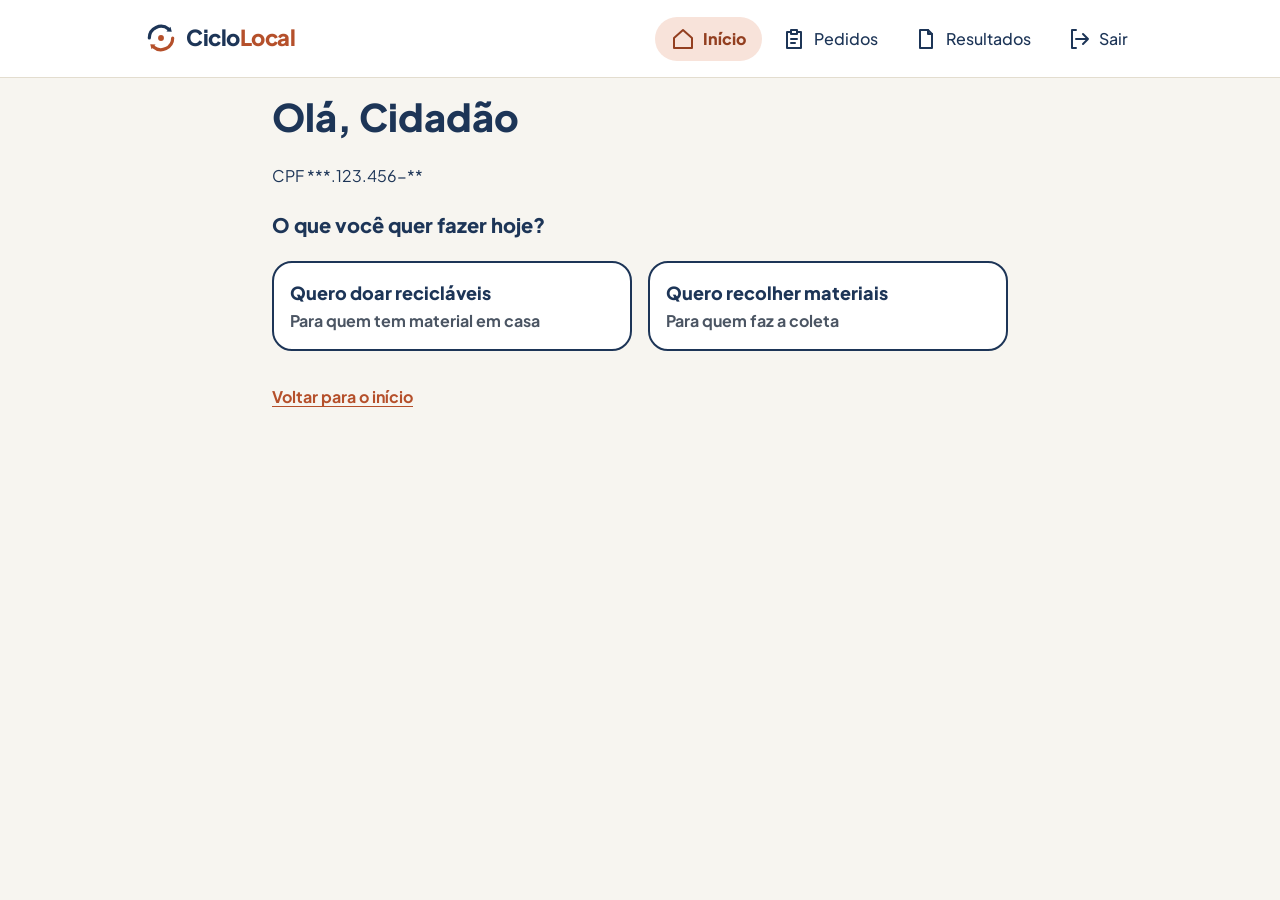
<file: selecao-de-perfil.html>
<!DOCTYPE html>
<html lang="pt-BR">

<head>
    <meta charset="UTF-8">
    <meta name="viewport" content="width=device-width, initial-scale=1.0">
    <title>CicloLocal | Escolha seu Perfil</title>
    <meta name="description"
        content="Escolha como usar o CicloLocal: doar materiais recicláveis ou recolher materiais no seu bairro.">
    <meta name="theme-color" content="#F7F5F0">
    <link rel="canonical" href="https://gabeqrz.github.io/ciclo-local/selecao-de-perfil.html">

    <!-- Ícones -->
    <link rel="icon" href="./img/favicon.svg" type="image/svg+xml">
    <link rel="apple-touch-icon" href="./img/apple-touch-icon.png">

    <!-- Prévia social: Open Graph -->
    <meta property="og:type" content="website">
    <meta property="og:locale" content="pt_BR">
    <meta property="og:site_name" content="CicloLocal">
    <meta property="og:title" content="CicloLocal | Escolha seu Perfil">
    <meta property="og:description"
        content="Escolha como usar o CicloLocal: doar materiais recicláveis ou recolher materiais no seu bairro.">
    <meta property="og:image" content="https://gabeqrz.github.io/ciclo-local/img/previa-social-1200x630.png">
    <meta property="og:image:type" content="image/png">
    <meta property="og:image:width" content="1200">
    <meta property="og:image:height" content="630">
    <meta property="og:image:alt"
        content="CicloLocal: símbolo de duas setas circulares em azul-petróleo e terracota e o lema “A reciclagem começa perto. O impacto transforma tudo.”">
    <meta property="og:url" content="https://gabeqrz.github.io/ciclo-local/selecao-de-perfil.html">

    <!-- Prévia para X (Twitter) -->
    <meta name="twitter:card" content="summary_large_image">
    <meta name="twitter:title" content="CicloLocal | Escolha seu Perfil">
    <meta name="twitter:description"
        content="Escolha como usar o CicloLocal: doar materiais recicláveis ou recolher materiais no seu bairro.">
    <meta name="twitter:image" content="https://gabeqrz.github.io/ciclo-local/img/previa-social-1200x630.png">
    <meta name="twitter:image:alt"
        content="CicloLocal: símbolo de duas setas circulares em azul-petróleo e terracota e o lema “A reciclagem começa perto. O impacto transforma tudo.”">

    <!-- Fontes: Plus Jakarta Sans (Google Fonts) -->
    <link rel="preconnect" href="https://fonts.googleapis.com">
    <link rel="preconnect" href="https://fonts.gstatic.com" crossorigin>
    <link href="https://fonts.googleapis.com/css2?family=Plus+Jakarta+Sans:wght@400;500;700;800&display=swap"
        rel="stylesheet">

    <!-- Estilos (a ordem importa: reset, tokens, estilo da página) -->
    <link rel="stylesheet" href="./reset.css">
    <link rel="stylesheet" href="./tokens.css">
    <link rel="stylesheet" href="./print.css" media="print">
    <link rel="stylesheet" href="./style.css">
    <link rel="manifest" href="./manifest.webmanifest">
</head>

<body>
    <a class="pular" href="#conteudo">Pular para o conteúdo</a>
    <header>
        <a class="logo" href="./index.html" aria-label="CicloLocal, página inicial">
            <img src="./img/cicloLocal-simbolo.svg" alt="" width="34" height="34"><span>Ciclo<b>Local</b></span>
        </a>
    </header>
    <nav aria-label="Menu principal">
        <ul>
            <li><a href="./selecao-de-perfil.html" aria-current="page">Início</a></li>
            <li><a href="./perfil-coletor.html">Coletas</a></li>
            <li><a href="./dashboard.html">Resultados</a></li>
            <li><a href="./index.html" data-sair>Sair</a></li>
        </ul>
    </nav>
    <main id="conteudo" tabindex="-1">
        <h1>Olá, Cidadão</h1>
        <p>CPF ***.123.456-**</p>

        <h2>O que você quer fazer hoje?</h2>
        <ul>
            <li>
                <a class="opcao" href="./perfil-doador.html">
                    <strong>Quero doar recicláveis</strong>
                    <small>Para quem tem material em casa</small>
                </a>
            </li>
            <li>
                <a class="opcao" href="./perfil-coletor.html">
                    <strong>Quero recolher materiais</strong>
                    <small>Para quem faz a coleta</small>
                </a>
            </li>
        </ul>

        <a href="./index.html">Voltar para o início</a>
        <button type="button" class="botao botao-sec" id="botao-instalar" hidden>Instalar app</button>
    </main>
    <script type="module" src="./js/app.js"></script>
    <script src="https://vlibras.gov.br/app/vlibras-plugin.js"></script>
    <script>
    new window.VLibras.Widget({
        rootPath: 'https://vlibras.gov.br/app',
        avatar: 'icaro',
        position: 'R',
    });
    </script>
</body>

</html>
</file>
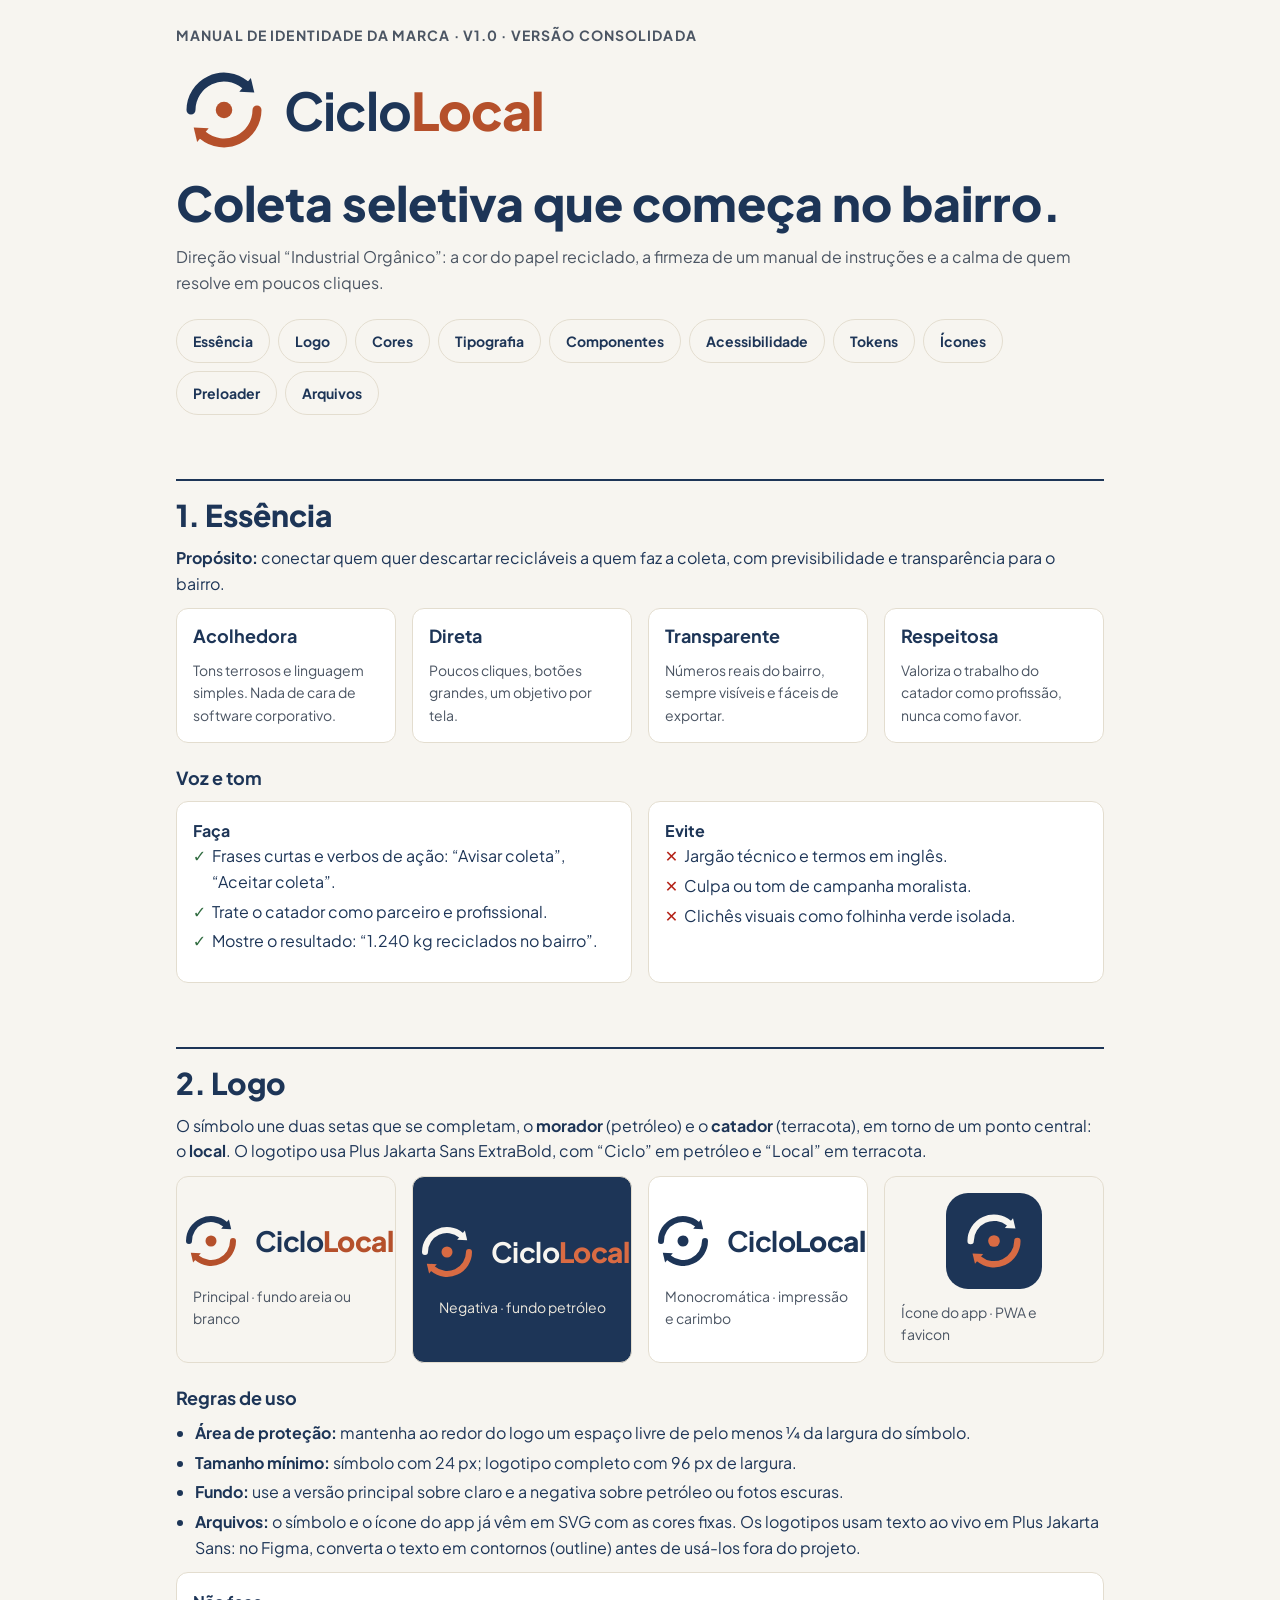
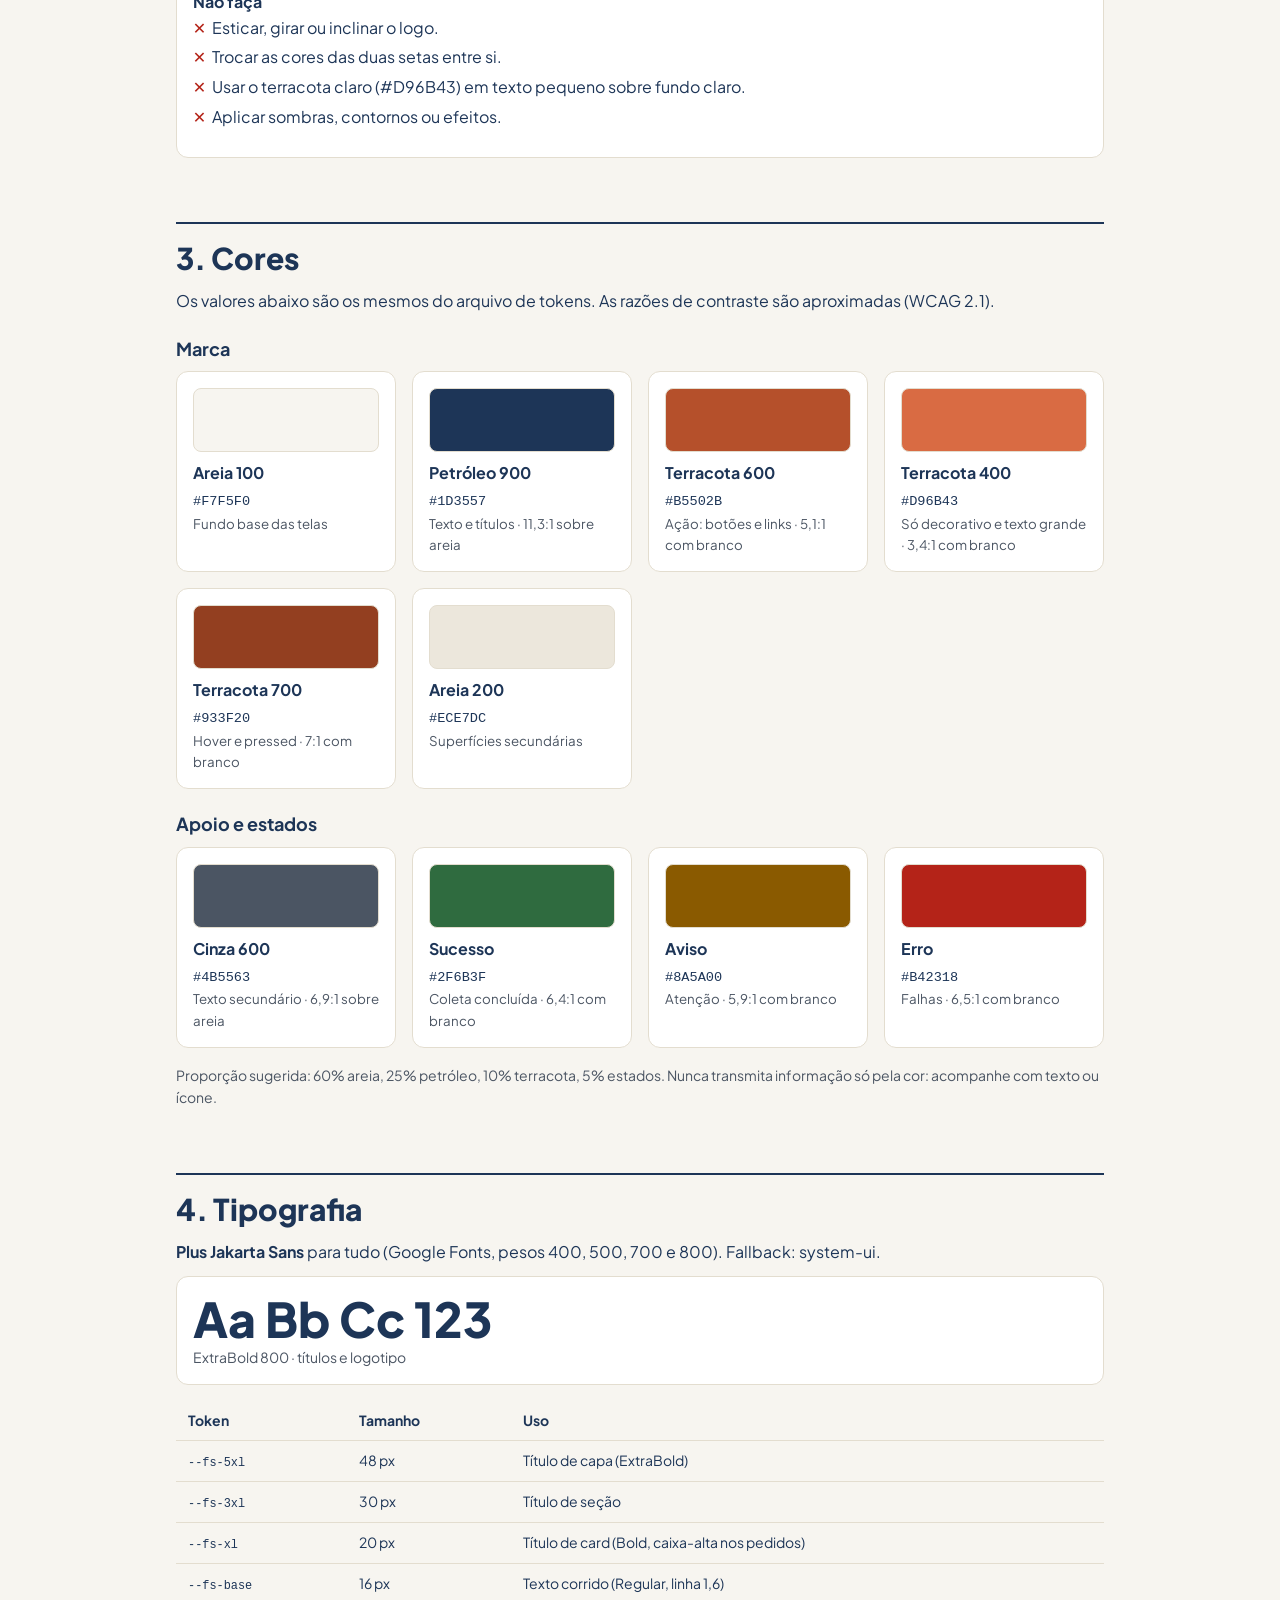
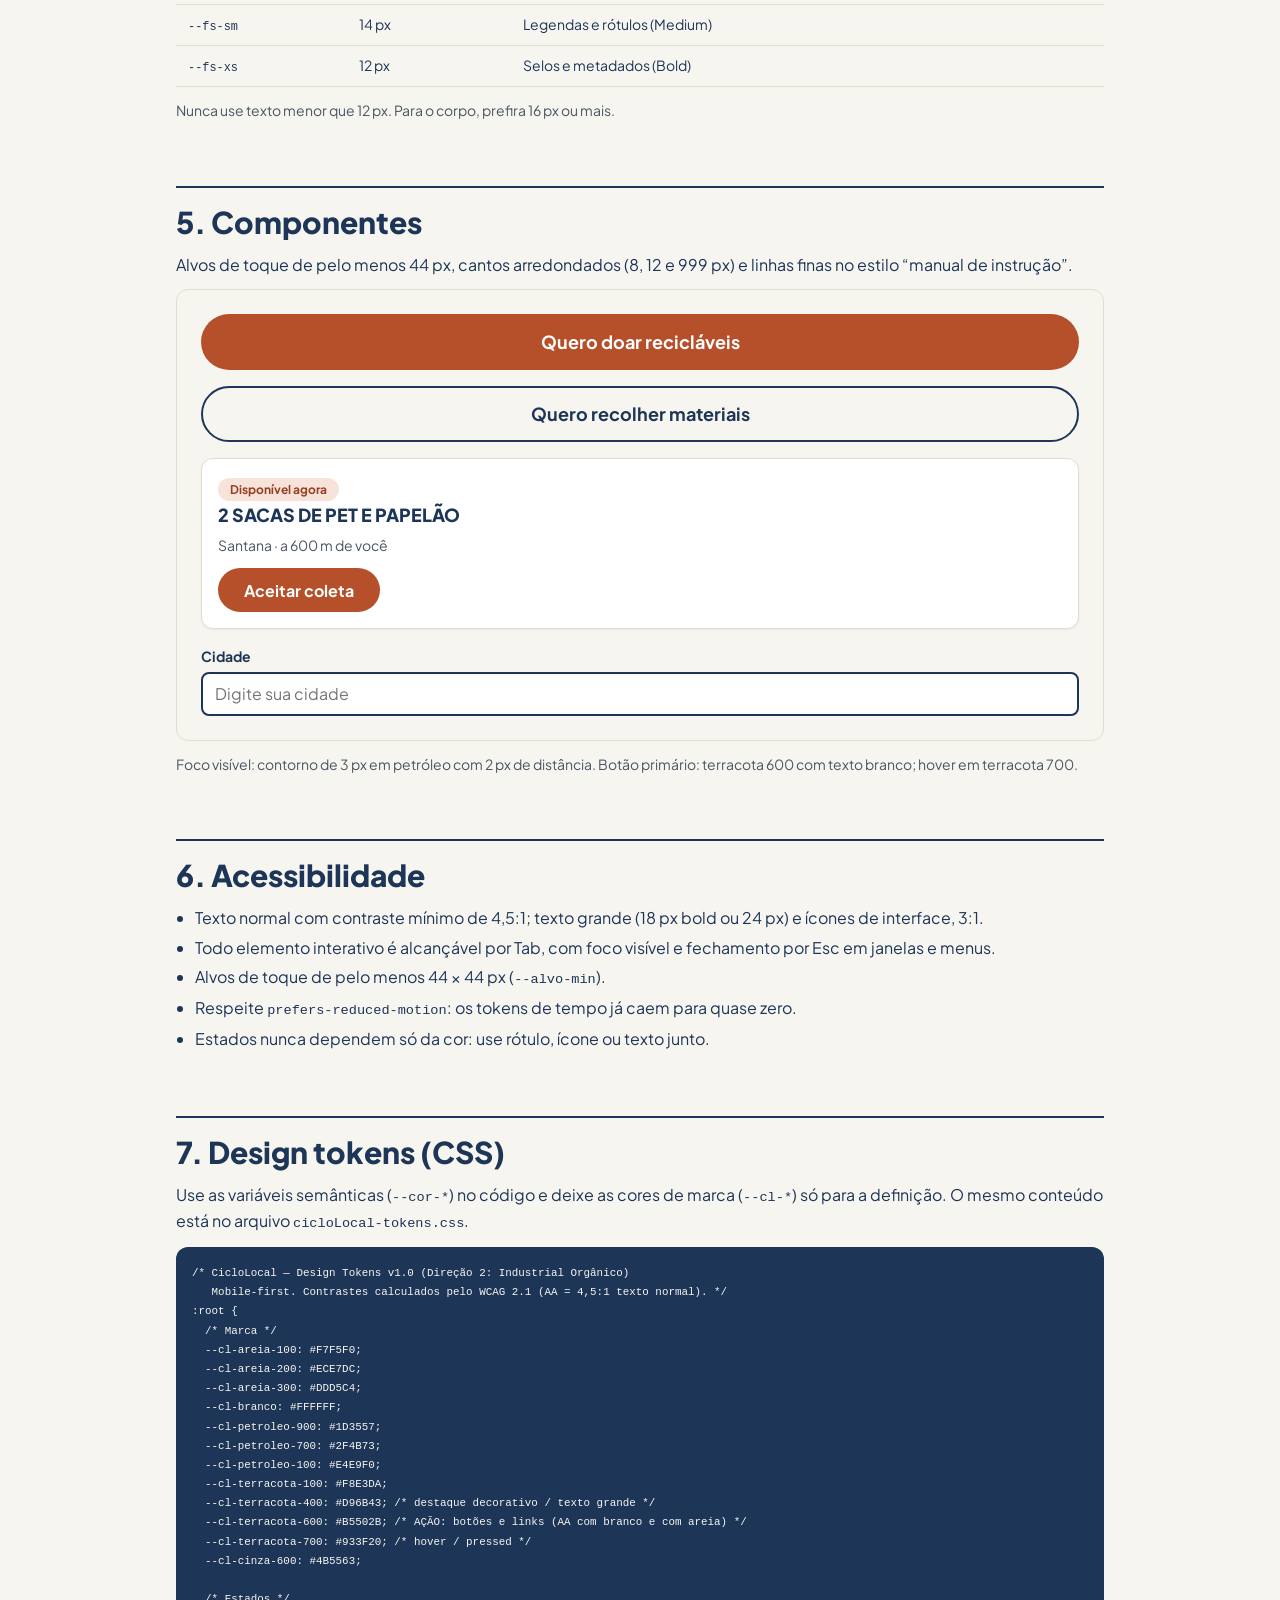
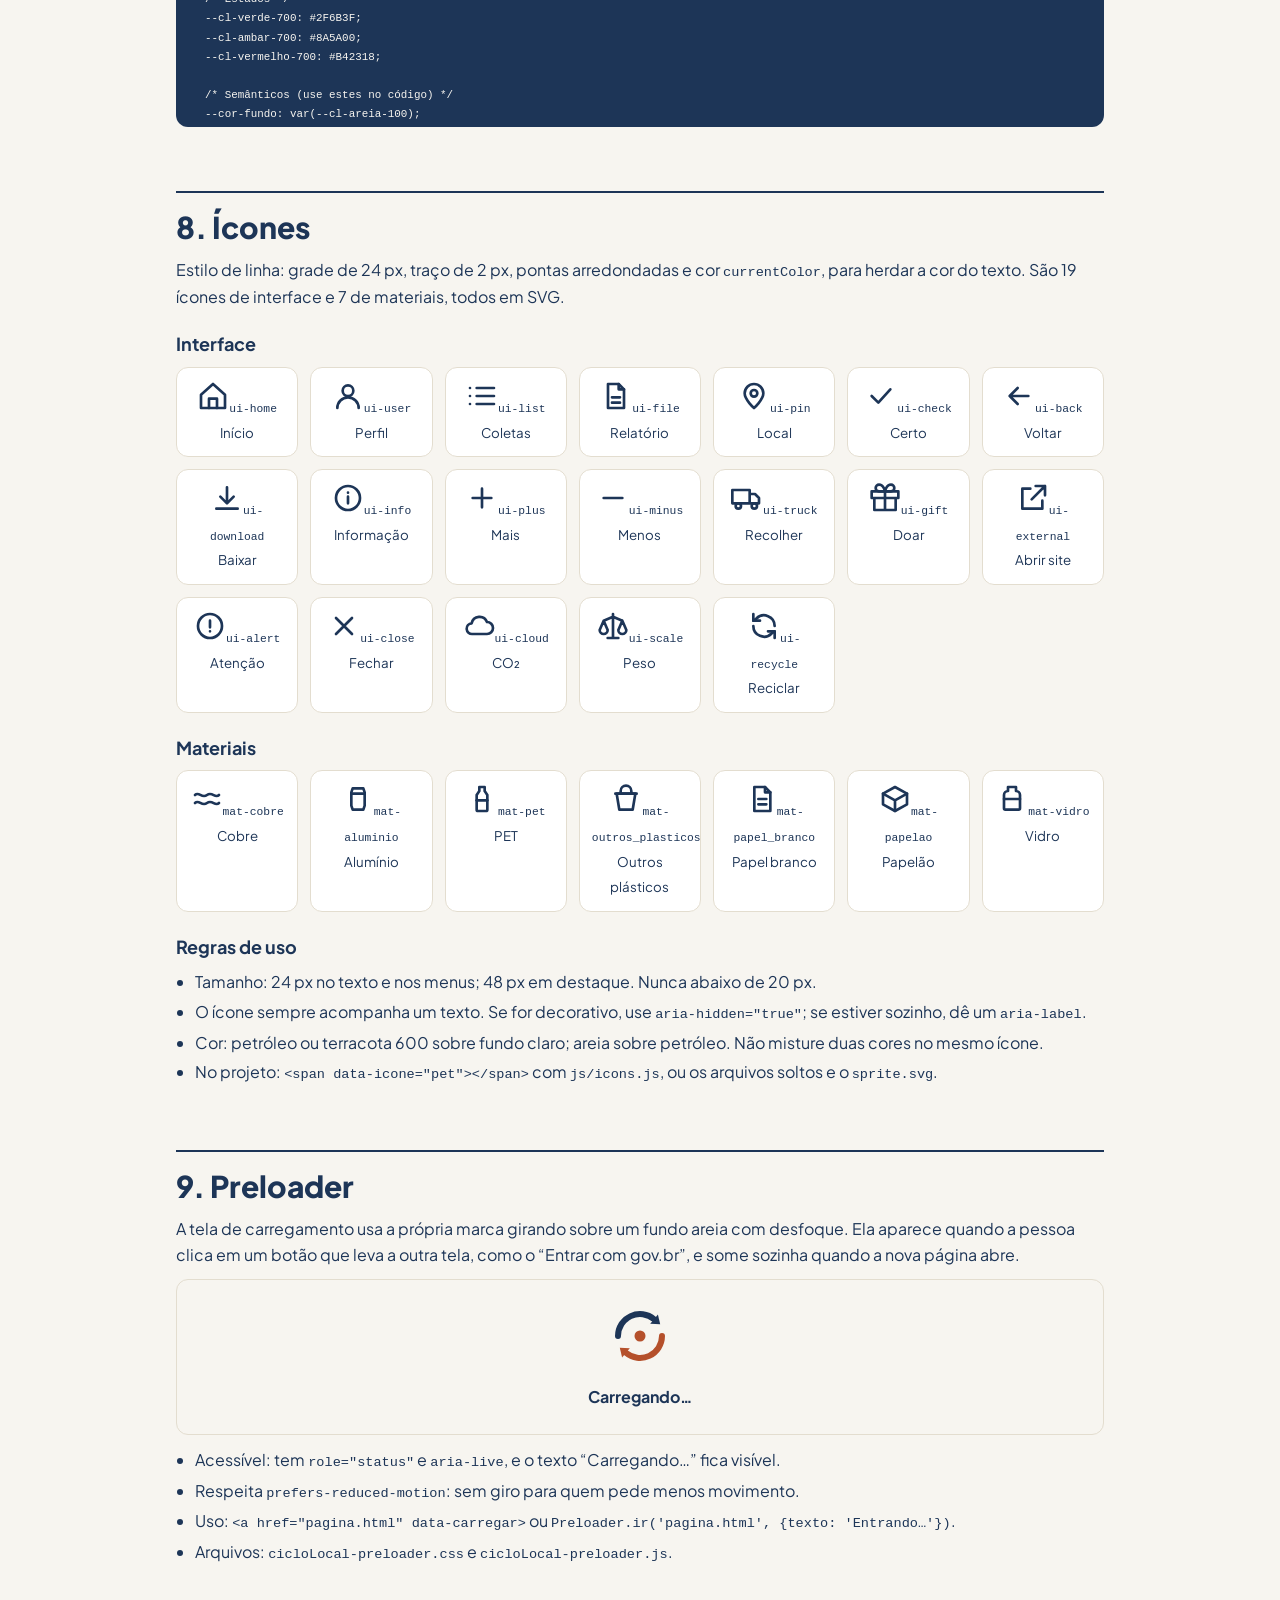
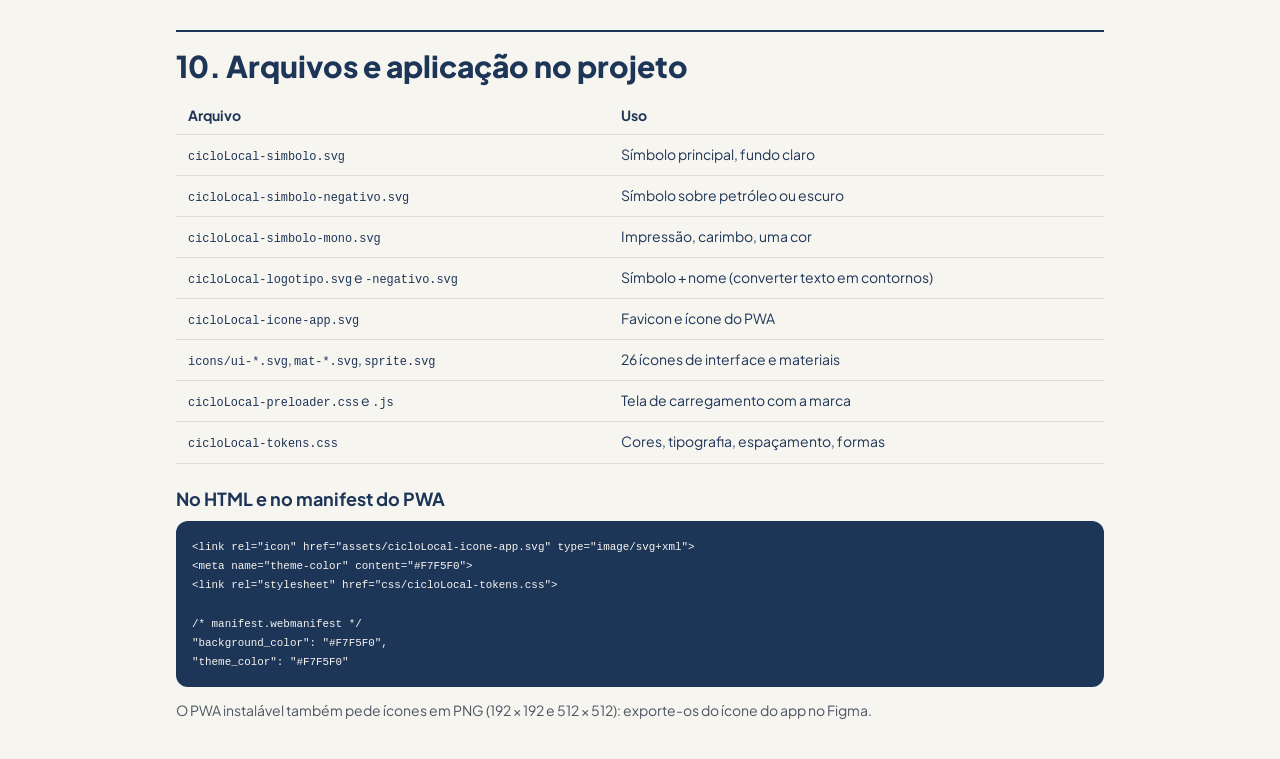
<file: docs/identidade-visual/manual/cicloLocal-manual-de-marca.html>
<!doctype html>
<html lang="pt-BR">
<head>
<meta charset="utf-8">
<meta name="viewport" content="width=device-width, initial-scale=1, viewport-fit=cover">
<title>CicloLocal — Manual de Identidade da Marca</title>
<link rel="preconnect" href="https://fonts.googleapis.com">
<link href="https://fonts.googleapis.com/css2?family=Plus+Jakarta+Sans:wght@400;500;700;800&display=swap" rel="stylesheet">
<style>
/* CicloLocal — Design Tokens v1.0 (Direção 2: Industrial Orgânico)
   Mobile-first. Contrastes calculados pelo WCAG 2.1 (AA = 4,5:1 texto normal). */
:root {
  /* Marca */
  --cl-areia-100: #F7F5F0;
  --cl-areia-200: #ECE7DC;
  --cl-areia-300: #DDD5C4;
  --cl-branco: #FFFFFF;
  --cl-petroleo-900: #1D3557;
  --cl-petroleo-700: #2F4B73;
  --cl-petroleo-100: #E4E9F0;
  --cl-terracota-100: #F8E3DA;
  --cl-terracota-400: #D96B43; /* destaque decorativo / texto grande */
  --cl-terracota-600: #B5502B; /* AÇÃO: botões e links (AA com branco e com areia) */
  --cl-terracota-700: #933F20; /* hover / pressed */
  --cl-cinza-600: #4B5563;

  /* Estados */
  --cl-verde-700: #2F6B3F;
  --cl-ambar-700: #8A5A00;
  --cl-vermelho-700: #B42318;

  /* Semânticos (use estes no código) */
  --cor-fundo: var(--cl-areia-100);
  --cor-superficie: var(--cl-branco);
  --cor-superficie-alt: var(--cl-areia-200);
  --cor-borda: #E3DDCF;
  --cor-texto: var(--cl-petroleo-900);
  --cor-texto-suave: var(--cl-cinza-600);
  --cor-acao: var(--cl-terracota-600);
  --cor-acao-hover: var(--cl-terracota-700);
  --cor-sobre-acao: var(--cl-branco);
  --cor-destaque: var(--cl-terracota-400);
  --cor-foco: var(--cl-petroleo-900);
  --cor-sucesso: var(--cl-verde-700);
  --cor-aviso: var(--cl-ambar-700);
  --cor-erro: var(--cl-vermelho-700);

  /* Tipografia */
  --fonte-base: "Plus Jakarta Sans", system-ui, -apple-system, "Segoe UI", Roboto, sans-serif;
  --fs-xs: 0.75rem;
  --fs-sm: 0.875rem;
  --fs-base: 1rem;
  --fs-lg: 1.125rem;
  --fs-xl: 1.25rem;
  --fs-2xl: 1.5rem;
  --fs-3xl: 1.875rem;
  --fs-4xl: 2.375rem;
  --fs-5xl: 3rem;
  --fw-regular: 400;
  --fw-medium: 500;
  --fw-bold: 700;
  --fw-extrabold: 800;
  --lh-tight: 1.2;
  --lh-base: 1.6;

  /* Espaçamento (escala de 4 px) */
  --esp-1: 0.25rem;
  --esp-2: 0.5rem;
  --esp-3: 0.75rem;
  --esp-4: 1rem;
  --esp-5: 1.5rem;
  --esp-6: 2rem;
  --esp-7: 3rem;
  --esp-8: 4rem;

  /* Forma e profundidade */
  --raio-sm: 8px;
  --raio-md: 12px;
  --raio-lg: 20px;
  --raio-pill: 999px;
  --borda: 1px solid var(--cor-borda);
  --sombra-sm: 0 1px 2px rgba(29, 53, 87, 0.08);
  --sombra-md: 0 6px 18px rgba(29, 53, 87, 0.12);

  /* Interação */
  --alvo-min: 2.75rem; /* 44 px: alvo de toque mínimo */
  --tempo-rapido: 150ms;
  --tempo-base: 250ms;
  --ease: cubic-bezier(0.2, 0, 0, 1);
  /* Breakpoints (mobile-first, use em @media): 480px · 768px · 1024px */
}

@media (prefers-reduced-motion: reduce) {
  :root { --tempo-rapido: 0.01ms; --tempo-base: 0.01ms; }
}

*{box-sizing:border-box}
:root{--pg-bg:var(--cor-fundo);--pg-card:#fff;--pg-text:var(--cor-texto);--pg-soft:var(--cor-texto-suave);--pg-line:var(--cor-borda);--pg-focus:var(--cl-petroleo-900);--la:var(--cl-petroleo-900);--lb:var(--cl-terracota-600);color-scheme:light;padding-top:env(safe-area-inset-top,0px);padding-bottom:env(safe-area-inset-bottom,0px)}
@media (prefers-color-scheme:dark){:root:not([data-theme="light"]){--pg-bg:#14171C;--pg-card:#1E232B;--pg-text:#F7F5F0;--pg-soft:#C4BFB3;--pg-line:#343B46;--pg-focus:#F7F5F0;--la:#F7F5F0;--lb:#E8815A;color-scheme:dark}}
:root[data-theme="dark"]{--pg-bg:#14171C;--pg-card:#1E232B;--pg-text:#F7F5F0;--pg-soft:#C4BFB3;--pg-line:#343B46;--pg-focus:#F7F5F0;--la:#F7F5F0;--lb:#E8815A;color-scheme:dark}
html{scroll-padding-top:env(safe-area-inset-top,0px);scroll-behavior:smooth}
body{margin:0;background:var(--pg-bg);color:var(--pg-text);font-family:var(--fonte-base);font-size:var(--fs-base);line-height:var(--lh-base)}
:focus-visible{outline:3px solid var(--pg-focus);outline-offset:2px}
main{max-width:960px;margin:0 auto;padding:var(--esp-5) var(--esp-4) var(--esp-8)}
h1,h2,h3{line-height:var(--lh-tight);margin:0 0 var(--esp-3)}
h1{font-size:clamp(2rem,7vw,3rem);font-weight:800}
h2{font-size:var(--fs-3xl);font-weight:800;margin-top:var(--esp-8);padding-top:var(--esp-4);border-top:2px solid var(--pg-text)}
h3{font-size:var(--fs-lg);font-weight:700;margin-top:var(--esp-5)}
p{margin:0 0 var(--esp-3)}.soft{color:var(--pg-soft)}
.eyebrow{font-size:var(--fs-sm);font-weight:700;letter-spacing:.08em;text-transform:uppercase;color:var(--pg-soft)}
nav{display:flex;flex-wrap:wrap;gap:var(--esp-2);margin:var(--esp-5) 0}
nav a{color:var(--pg-text);border:1px solid var(--pg-line);border-radius:var(--raio-pill);padding:var(--esp-2) var(--esp-4);text-decoration:none;font-size:var(--fs-sm);font-weight:700;min-height:var(--alvo-min);display:inline-flex;align-items:center}
.grid{display:grid;gap:var(--esp-4);grid-template-columns:repeat(auto-fit,minmax(220px,1fr))}
.card{background:var(--pg-card);border:1px solid var(--pg-line);border-radius:var(--raio-md);padding:var(--esp-4)}
.tile{border-radius:var(--raio-md);min-height:150px;display:flex;flex-direction:column;align-items:center;justify-content:center;gap:var(--esp-3);padding:var(--esp-4);border:1px solid var(--pg-line)}
.mk{width:64px;height:64px}.mk.lg{width:96px;height:96px}
.wm{font-size:1.75rem;font-weight:800;letter-spacing:-.02em;line-height:1}.wm b{color:var(--la)}.wm span{color:var(--lb)}
.lock{display:flex;align-items:center;gap:var(--esp-3)}
.cap{font-size:var(--fs-sm);margin:0}
.sw i{display:block;height:64px;border-radius:var(--raio-sm);border:1px solid var(--pg-line);margin-bottom:var(--esp-2)}
.sw b{display:block}.sw code,code{font-size:.85em}.sw small{display:block;color:var(--pg-soft)}
table{width:100%;border-collapse:collapse;font-size:var(--fs-sm)}
.scroll{overflow-x:auto}
th,td{text-align:left;padding:var(--esp-2) var(--esp-3);border-bottom:1px solid var(--pg-line);vertical-align:top}
pre{background:#1D3557;color:#F7F5F0;border-radius:var(--raio-md);padding:var(--esp-4);overflow-x:auto;font-size:.8rem;line-height:1.5;margin:0;max-height:480px}
.demo{background:var(--cl-areia-100);color:var(--cl-petroleo-900);border-radius:var(--raio-md);padding:var(--esp-5);display:grid;gap:var(--esp-4);border:1px solid var(--pg-line)}
.demo :focus-visible{outline-color:var(--cl-petroleo-900)}
.btn{min-height:var(--alvo-min);padding:0 var(--esp-5);border-radius:var(--raio-pill);font:inherit;font-weight:700;border:2px solid transparent;cursor:pointer;display:inline-flex;align-items:center;justify-content:center;gap:var(--esp-2);transition:background var(--tempo-rapido) var(--ease)}
.btn-p{background:var(--cor-acao);color:var(--cor-sobre-acao)}.btn-p:hover{background:var(--cor-acao-hover)}
.btn-s{background:transparent;border-color:var(--cl-petroleo-900);color:var(--cl-petroleo-900)}.btn-s:hover{background:var(--cl-petroleo-100)}
.btn-lg{min-height:3.5rem;font-size:var(--fs-lg);width:100%}
.dcard{background:#fff;border:var(--borda);border-radius:var(--raio-md);padding:var(--esp-4);box-shadow:var(--sombra-sm)}
.dcard h4{margin:0 0 var(--esp-1);font-size:var(--fs-lg);font-weight:800;text-transform:uppercase}
.badge{display:inline-block;background:var(--cl-terracota-100);color:var(--cl-terracota-700);font-size:var(--fs-xs);font-weight:700;padding:2px var(--esp-3);border-radius:var(--raio-pill)}
label{font-weight:700;font-size:var(--fs-sm);display:block;margin-bottom:var(--esp-1)}
input{width:100%;min-height:var(--alvo-min);border:2px solid var(--cl-petroleo-900);border-radius:var(--raio-sm);padding:0 var(--esp-3);font:inherit;background:#fff;color:var(--cl-petroleo-900)}
ul{padding-left:1.2rem;margin:0 0 var(--esp-3)}li{margin-bottom:var(--esp-1)}
.no li::marker{content:"✕  ";color:var(--cor-erro)}.yes li::marker{content:"✓  ";color:var(--cor-sucesso)}
</style>
</head>
<body>
<svg width="0" height="0" style="position:absolute" aria-hidden="true" focusable="false"><defs>
<g id="half"><path d="M10 32A22 22 0 0 1 46.1 15.2" fill="none" stroke="currentColor" stroke-width="6" stroke-linecap="round"/><polygon points="42.2,19.8 49.9,10.6 52.2,20.3" fill="currentColor"/></g>
<symbol id="mark" viewBox="0 0 64 64"><g style="color:var(--la)"><use href="#half"/></g><g style="color:var(--lb)" transform="rotate(180 32 32)"><use href="#half"/></g><circle cx="32" cy="32" r="5.5" fill="var(--lb)"/></symbol>
</defs></svg>
<main>
<header>
<p class="eyebrow">Manual de Identidade da Marca · v1.0 · versão consolidada</p>
<div class="lock" style="margin:var(--esp-4) 0"><svg class="mk lg" role="img" aria-label="Símbolo CicloLocal"><use href="#mark"/></svg><span class="wm" style="font-size:clamp(2rem,9vw,3.25rem)"><b>Ciclo</b><span>Local</span></span></div>
<h1>Coleta seletiva que começa no bairro.</h1>
<p class="soft">Direção visual “Industrial Orgânico”: a cor do papel reciclado, a firmeza de um manual de instruções e a calma de quem resolve em poucos cliques.</p>
<nav aria-label="Seções"><a href="#essencia">Essência</a><a href="#logo">Logo</a><a href="#cores">Cores</a><a href="#tipografia">Tipografia</a><a href="#componentes">Componentes</a><a href="#a11y">Acessibilidade</a><a href="#tokens">Tokens</a><a href="#icones">Ícones</a><a href="#preloader">Preloader</a><a href="#arquivos">Arquivos</a></nav>
</header>

<section id="essencia">
<h2>1. Essência</h2>
<p><strong>Propósito:</strong> conectar quem quer descartar recicláveis a quem faz a coleta, com previsibilidade e transparência para o bairro.</p>
<div class="grid">
<div class="card"><h3 style="margin-top:0">Acolhedora</h3><p class="cap soft">Tons terrosos e linguagem simples. Nada de cara de software corporativo.</p></div>
<div class="card"><h3 style="margin-top:0">Direta</h3><p class="cap soft">Poucos cliques, botões grandes, um objetivo por tela.</p></div>
<div class="card"><h3 style="margin-top:0">Transparente</h3><p class="cap soft">Números reais do bairro, sempre visíveis e fáceis de exportar.</p></div>
<div class="card"><h3 style="margin-top:0">Respeitosa</h3><p class="cap soft">Valoriza o trabalho do catador como profissão, nunca como favor.</p></div>
</div>
<h3>Voz e tom</h3>
<div class="grid">
<div class="card yes"><strong>Faça</strong><ul><li>Frases curtas e verbos de ação: “Avisar coleta”, “Aceitar coleta”.</li><li>Trate o catador como parceiro e profissional.</li><li>Mostre o resultado: “1.240 kg reciclados no bairro”.</li></ul></div>
<div class="card no"><strong>Evite</strong><ul><li>Jargão técnico e termos em inglês.</li><li>Culpa ou tom de campanha moralista.</li><li>Clichês visuais como folhinha verde isolada.</li></ul></div>
</div>
</section>

<section id="logo">
<h2>2. Logo</h2>
<p>O símbolo une duas setas que se completam, o <strong>morador</strong> (petróleo) e o <strong>catador</strong> (terracota), em torno de um ponto central: o <strong>local</strong>. O logotipo usa Plus Jakarta Sans ExtraBold, com “Ciclo” em petróleo e “Local” em terracota.</p>
<div class="grid">
<div class="tile" style="background:#F7F5F0"><div class="lock"><svg class="mk" style="--la:#1D3557;--lb:#B5502B"><use href="#mark"/></svg><span class="wm" style="--la:#1D3557;--lb:#B5502B"><b>Ciclo</b><span>Local</span></span></div><p class="cap" style="color:#4B5563">Principal · fundo areia ou branco</p></div>
<div class="tile" style="background:#1D3557"><div class="lock"><svg class="mk" style="--la:#F7F5F0;--lb:#D96B43"><use href="#mark"/></svg><span class="wm" style="--la:#F7F5F0;--lb:#D96B43"><b>Ciclo</b><span>Local</span></span></div><p class="cap" style="color:#ECE7DC">Negativa · fundo petróleo</p></div>
<div class="tile" style="background:#fff"><div class="lock"><svg class="mk" style="--la:#1D3557;--lb:#1D3557"><use href="#mark"/></svg><span class="wm" style="--la:#1D3557;--lb:#1D3557"><b>Ciclo</b><span>Local</span></span></div><p class="cap" style="color:#4B5563">Monocromática · impressão e carimbo</p></div>
<div class="tile" style="background:#F7F5F0"><svg class="mk lg" style="--la:#F7F5F0;--lb:#D96B43;background:#1D3557;border-radius:22px;padding:14px;width:96px;height:96px"><use href="#mark"/></svg><p class="cap" style="color:#4B5563">Ícone do app · PWA e favicon</p></div>
</div>
<h3>Regras de uso</h3>
<ul>
<li><strong>Área de proteção:</strong> mantenha ao redor do logo um espaço livre de pelo menos ¼ da largura do símbolo.</li>
<li><strong>Tamanho mínimo:</strong> símbolo com 24 px; logotipo completo com 96 px de largura.</li>
<li><strong>Fundo:</strong> use a versão principal sobre claro e a negativa sobre petróleo ou fotos escuras.</li>
<li><strong>Arquivos:</strong> o símbolo e o ícone do app já vêm em SVG com as cores fixas. Os logotipos usam texto ao vivo em Plus Jakarta Sans: no Figma, converta o texto em contornos (outline) antes de usá-los fora do projeto.</li>
</ul>
<div class="card no"><strong>Não faça</strong><ul><li>Esticar, girar ou inclinar o logo.</li><li>Trocar as cores das duas setas entre si.</li><li>Usar o terracota claro (#D96B43) em texto pequeno sobre fundo claro.</li><li>Aplicar sombras, contornos ou efeitos.</li></ul></div>
</section>

<section id="cores">
<h2>3. Cores</h2>
<p>Os valores abaixo são os mesmos do arquivo de tokens. As razões de contraste são aproximadas (WCAG 2.1).</p>
<h3>Marca</h3>
<div class="grid">
<div class="sw card"><i style="background:#F7F5F0"></i><b>Areia 100</b><code>#F7F5F0</code><small>Fundo base das telas</small></div>
<div class="sw card"><i style="background:#1D3557"></i><b>Petróleo 900</b><code>#1D3557</code><small>Texto e títulos · 11,3:1 sobre areia</small></div>
<div class="sw card"><i style="background:#B5502B"></i><b>Terracota 600</b><code>#B5502B</code><small>Ação: botões e links · 5,1:1 com branco</small></div>
<div class="sw card"><i style="background:#D96B43"></i><b>Terracota 400</b><code>#D96B43</code><small>Só decorativo e texto grande · 3,4:1 com branco</small></div>
<div class="sw card"><i style="background:#933F20"></i><b>Terracota 700</b><code>#933F20</code><small>Hover e pressed · 7:1 com branco</small></div>
<div class="sw card"><i style="background:#ECE7DC"></i><b>Areia 200</b><code>#ECE7DC</code><small>Superfícies secundárias</small></div>
</div>
<h3>Apoio e estados</h3>
<div class="grid">
<div class="sw card"><i style="background:#4B5563"></i><b>Cinza 600</b><code>#4B5563</code><small>Texto secundário · 6,9:1 sobre areia</small></div>
<div class="sw card"><i style="background:#2F6B3F"></i><b>Sucesso</b><code>#2F6B3F</code><small>Coleta concluída · 6,4:1 com branco</small></div>
<div class="sw card"><i style="background:#8A5A00"></i><b>Aviso</b><code>#8A5A00</code><small>Atenção · 5,9:1 com branco</small></div>
<div class="sw card"><i style="background:#B42318"></i><b>Erro</b><code>#B42318</code><small>Falhas · 6,5:1 com branco</small></div>
</div>
<p class="soft cap" style="margin-top:var(--esp-4)">Proporção sugerida: 60% areia, 25% petróleo, 10% terracota, 5% estados. Nunca transmita informação só pela cor: acompanhe com texto ou ícone.</p>
</section>

<section id="tipografia">
<h2>4. Tipografia</h2>
<p><strong>Plus Jakarta Sans</strong> para tudo (Google Fonts, pesos 400, 500, 700 e 800). Fallback: system-ui.</p>
<div class="card">
<p style="font-size:var(--fs-5xl);font-weight:800;line-height:1.1;margin:0">Aa Bb Cc 123</p>
<p class="cap soft">ExtraBold 800 · títulos e logotipo</p>
</div>
<div class="scroll" style="margin-top:var(--esp-4)"><table>
<tr><th>Token</th><th>Tamanho</th><th>Uso</th></tr>
<tr><td><code>--fs-5xl</code></td><td>48 px</td><td>Título de capa (ExtraBold)</td></tr>
<tr><td><code>--fs-3xl</code></td><td>30 px</td><td>Título de seção</td></tr>
<tr><td><code>--fs-xl</code></td><td>20 px</td><td>Título de card (Bold, caixa-alta nos pedidos)</td></tr>
<tr><td><code>--fs-base</code></td><td>16 px</td><td>Texto corrido (Regular, linha 1,6)</td></tr>
<tr><td><code>--fs-sm</code></td><td>14 px</td><td>Legendas e rótulos (Medium)</td></tr>
<tr><td><code>--fs-xs</code></td><td>12 px</td><td>Selos e metadados (Bold)</td></tr>
</table></div>
<p class="cap soft" style="margin-top:var(--esp-3)">Nunca use texto menor que 12 px. Para o corpo, prefira 16 px ou mais.</p>
</section>

<section id="componentes">
<h2>5. Componentes</h2>
<p>Alvos de toque de pelo menos 44 px, cantos arredondados (8, 12 e 999 px) e linhas finas no estilo “manual de instrução”.</p>
<div class="demo">
<button class="btn btn-p btn-lg" type="button">Quero doar recicláveis</button>
<button class="btn btn-s btn-lg" type="button">Quero recolher materiais</button>
<div class="dcard"><span class="badge">Disponível agora</span><h4>2 sacas de PET e papelão</h4><p class="cap" style="color:#4B5563;margin-bottom:var(--esp-3)">Santana · a 600 m de você</p><button class="btn btn-p" type="button">Aceitar coleta</button></div>
<div><label for="cidade">Cidade</label><input id="cidade" placeholder="Digite sua cidade"></div>
</div>
<p class="cap soft" style="margin-top:var(--esp-3)">Foco visível: contorno de 3 px em petróleo com 2 px de distância. Botão primário: terracota 600 com texto branco; hover em terracota 700.</p>
</section>

<section id="a11y">
<h2>6. Acessibilidade</h2>
<ul>
<li>Texto normal com contraste mínimo de 4,5:1; texto grande (18 px bold ou 24 px) e ícones de interface, 3:1.</li>
<li>Todo elemento interativo é alcançável por Tab, com foco visível e fechamento por Esc em janelas e menus.</li>
<li>Alvos de toque de pelo menos 44 × 44 px (<code>--alvo-min</code>).</li>
<li>Respeite <code>prefers-reduced-motion</code>: os tokens de tempo já caem para quase zero.</li>
<li>Estados nunca dependem só da cor: use rótulo, ícone ou texto junto.</li>
</ul>
</section>

<section id="tokens">
<h2>7. Design tokens (CSS)</h2>
<p>Use as variáveis semânticas (<code>--cor-*</code>) no código e deixe as cores de marca (<code>--cl-*</code>) só para a definição. O mesmo conteúdo está no arquivo <code>cicloLocal-tokens.css</code>.</p>
<pre tabindex="0"><code>/* CicloLocal — Design Tokens v1.0 (Direção 2: Industrial Orgânico)
   Mobile-first. Contrastes calculados pelo WCAG 2.1 (AA = 4,5:1 texto normal). */
:root {
  /* Marca */
  --cl-areia-100: #F7F5F0;
  --cl-areia-200: #ECE7DC;
  --cl-areia-300: #DDD5C4;
  --cl-branco: #FFFFFF;
  --cl-petroleo-900: #1D3557;
  --cl-petroleo-700: #2F4B73;
  --cl-petroleo-100: #E4E9F0;
  --cl-terracota-100: #F8E3DA;
  --cl-terracota-400: #D96B43; /* destaque decorativo / texto grande */
  --cl-terracota-600: #B5502B; /* AÇÃO: botões e links (AA com branco e com areia) */
  --cl-terracota-700: #933F20; /* hover / pressed */
  --cl-cinza-600: #4B5563;

  /* Estados */
  --cl-verde-700: #2F6B3F;
  --cl-ambar-700: #8A5A00;
  --cl-vermelho-700: #B42318;

  /* Semânticos (use estes no código) */
  --cor-fundo: var(--cl-areia-100);
  --cor-superficie: var(--cl-branco);
  --cor-superficie-alt: var(--cl-areia-200);
  --cor-borda: #E3DDCF;
  --cor-texto: var(--cl-petroleo-900);
  --cor-texto-suave: var(--cl-cinza-600);
  --cor-acao: var(--cl-terracota-600);
  --cor-acao-hover: var(--cl-terracota-700);
  --cor-sobre-acao: var(--cl-branco);
  --cor-destaque: var(--cl-terracota-400);
  --cor-foco: var(--cl-petroleo-900);
  --cor-sucesso: var(--cl-verde-700);
  --cor-aviso: var(--cl-ambar-700);
  --cor-erro: var(--cl-vermelho-700);

  /* Tipografia */
  --fonte-base: &quot;Plus Jakarta Sans&quot;, system-ui, -apple-system, &quot;Segoe UI&quot;, Roboto, sans-serif;
  --fs-xs: 0.75rem;
  --fs-sm: 0.875rem;
  --fs-base: 1rem;
  --fs-lg: 1.125rem;
  --fs-xl: 1.25rem;
  --fs-2xl: 1.5rem;
  --fs-3xl: 1.875rem;
  --fs-4xl: 2.375rem;
  --fs-5xl: 3rem;
  --fw-regular: 400;
  --fw-medium: 500;
  --fw-bold: 700;
  --fw-extrabold: 800;
  --lh-tight: 1.2;
  --lh-base: 1.6;

  /* Espaçamento (escala de 4 px) */
  --esp-1: 0.25rem;
  --esp-2: 0.5rem;
  --esp-3: 0.75rem;
  --esp-4: 1rem;
  --esp-5: 1.5rem;
  --esp-6: 2rem;
  --esp-7: 3rem;
  --esp-8: 4rem;

  /* Forma e profundidade */
  --raio-sm: 8px;
  --raio-md: 12px;
  --raio-lg: 20px;
  --raio-pill: 999px;
  --borda: 1px solid var(--cor-borda);
  --sombra-sm: 0 1px 2px rgba(29, 53, 87, 0.08);
  --sombra-md: 0 6px 18px rgba(29, 53, 87, 0.12);

  /* Interação */
  --alvo-min: 2.75rem; /* 44 px: alvo de toque mínimo */
  --tempo-rapido: 150ms;
  --tempo-base: 250ms;
  --ease: cubic-bezier(0.2, 0, 0, 1);
  /* Breakpoints (mobile-first, use em @media): 480px · 768px · 1024px */
}

@media (prefers-reduced-motion: reduce) {
  :root { --tempo-rapido: 0.01ms; --tempo-base: 0.01ms; }
}
</code></pre>
</section>

<section id="icones">
<h2>8. Ícones</h2>
<p>Estilo de linha: grade de 24 px, traço de 2 px, pontas arredondadas e cor <code>currentColor</code>, para herdar a cor do texto. São 19 ícones de interface e 7 de materiais, todos em SVG.</p>
<h3>Interface</h3><div style="display:grid;gap:var(--esp-3);grid-template-columns:repeat(auto-fill,minmax(120px,1fr))"><div class="card" style="text-align:center;padding:var(--esp-3)"><svg width="32" height="32" viewBox="0 0 24 24" fill="none" stroke="currentColor" stroke-width="2" stroke-linecap="round" stroke-linejoin="round" aria-hidden="true"><path d="M3 11l9-8 9 8v10H3z"/><path d="M9 21v-7h6v7"/></svg><small style="margin-top:6px"><code>ui-home</code><br/>Início</small></div><div class="card" style="text-align:center;padding:var(--esp-3)"><svg width="32" height="32" viewBox="0 0 24 24" fill="none" stroke="currentColor" stroke-width="2" stroke-linecap="round" stroke-linejoin="round" aria-hidden="true"><circle cx="12" cy="8" r="4"/><path d="M4 21a8 8 0 0 1 16 0"/></svg><small style="margin-top:6px"><code>ui-user</code><br/>Perfil</small></div><div class="card" style="text-align:center;padding:var(--esp-3)"><svg width="32" height="32" viewBox="0 0 24 24" fill="none" stroke="currentColor" stroke-width="2" stroke-linecap="round" stroke-linejoin="round" aria-hidden="true"><path d="M8 6h13M8 12h13M8 18h13M3 6h.01M3 12h.01M3 18h.01"/></svg><small style="margin-top:6px"><code>ui-list</code><br/>Coletas</small></div><div class="card" style="text-align:center;padding:var(--esp-3)"><svg width="32" height="32" viewBox="0 0 24 24" fill="none" stroke="currentColor" stroke-width="2" stroke-linecap="round" stroke-linejoin="round" aria-hidden="true"><path d="M14 3H6v18h12V7z"/><path d="M14 3v4h4M9 13h6M9 17h6"/></svg><small style="margin-top:6px"><code>ui-file</code><br/>Relatório</small></div><div class="card" style="text-align:center;padding:var(--esp-3)"><svg width="32" height="32" viewBox="0 0 24 24" fill="none" stroke="currentColor" stroke-width="2" stroke-linecap="round" stroke-linejoin="round" aria-hidden="true"><path d="M12 21s-7-6.2-7-11a7 7 0 0 1 14 0c0 4.8-7 11-7 11z"/><circle cx="12" cy="10" r="2.5"/></svg><small style="margin-top:6px"><code>ui-pin</code><br/>Local</small></div><div class="card" style="text-align:center;padding:var(--esp-3)"><svg width="32" height="32" viewBox="0 0 24 24" fill="none" stroke="currentColor" stroke-width="2" stroke-linecap="round" stroke-linejoin="round" aria-hidden="true"><path d="M5 12l5 5 9-10"/></svg><small style="margin-top:6px"><code>ui-check</code><br/>Certo</small></div><div class="card" style="text-align:center;padding:var(--esp-3)"><svg width="32" height="32" viewBox="0 0 24 24" fill="none" stroke="currentColor" stroke-width="2" stroke-linecap="round" stroke-linejoin="round" aria-hidden="true"><path d="M19 12H5M11 6l-6 6 6 6"/></svg><small style="margin-top:6px"><code>ui-back</code><br/>Voltar</small></div><div class="card" style="text-align:center;padding:var(--esp-3)"><svg width="32" height="32" viewBox="0 0 24 24" fill="none" stroke="currentColor" stroke-width="2" stroke-linecap="round" stroke-linejoin="round" aria-hidden="true"><path d="M12 4v11M7 11l5 5 5-5M4 20h16"/></svg><small style="margin-top:6px"><code>ui-download</code><br/>Baixar</small></div><div class="card" style="text-align:center;padding:var(--esp-3)"><svg width="32" height="32" viewBox="0 0 24 24" fill="none" stroke="currentColor" stroke-width="2" stroke-linecap="round" stroke-linejoin="round" aria-hidden="true"><circle cx="12" cy="12" r="9"/><path d="M12 11v5M12 8h.01"/></svg><small style="margin-top:6px"><code>ui-info</code><br/>Informação</small></div><div class="card" style="text-align:center;padding:var(--esp-3)"><svg width="32" height="32" viewBox="0 0 24 24" fill="none" stroke="currentColor" stroke-width="2" stroke-linecap="round" stroke-linejoin="round" aria-hidden="true"><path d="M12 5v14M5 12h14"/></svg><small style="margin-top:6px"><code>ui-plus</code><br/>Mais</small></div><div class="card" style="text-align:center;padding:var(--esp-3)"><svg width="32" height="32" viewBox="0 0 24 24" fill="none" stroke="currentColor" stroke-width="2" stroke-linecap="round" stroke-linejoin="round" aria-hidden="true"><path d="M5 12h14"/></svg><small style="margin-top:6px"><code>ui-minus</code><br/>Menos</small></div><div class="card" style="text-align:center;padding:var(--esp-3)"><svg width="32" height="32" viewBox="0 0 24 24" fill="none" stroke="currentColor" stroke-width="2" stroke-linecap="round" stroke-linejoin="round" aria-hidden="true"><path d="M1 6h13v10H1zM14 9h4l3 3v4h-7"/><circle cx="5.5" cy="18" r="2"/><circle cx="17.5" cy="18" r="2"/></svg><small style="margin-top:6px"><code>ui-truck</code><br/>Recolher</small></div><div class="card" style="text-align:center;padding:var(--esp-3)"><svg width="32" height="32" viewBox="0 0 24 24" fill="none" stroke="currentColor" stroke-width="2" stroke-linecap="round" stroke-linejoin="round" aria-hidden="true"><path d="M20 12v9H4v-9M2 7h20v5H2zM12 21V7"/><path d="M12 7H7.5a2.5 2.5 0 0 1 0-5C11 2 12 7 12 7zM12 7h4.5a2.5 2.5 0 0 0 0-5C13 2 12 7 12 7z"/></svg><small style="margin-top:6px"><code>ui-gift</code><br/>Doar</small></div><div class="card" style="text-align:center;padding:var(--esp-3)"><svg width="32" height="32" viewBox="0 0 24 24" fill="none" stroke="currentColor" stroke-width="2" stroke-linecap="round" stroke-linejoin="round" aria-hidden="true"><path d="M14 3h7v7M21 3l-10 10M19 14v6H4V5h6"/></svg><small style="margin-top:6px"><code>ui-external</code><br/>Abrir site</small></div><div class="card" style="text-align:center;padding:var(--esp-3)"><svg width="32" height="32" viewBox="0 0 24 24" fill="none" stroke="currentColor" stroke-width="2" stroke-linecap="round" stroke-linejoin="round" aria-hidden="true"><circle cx="12" cy="12" r="9"/><path d="M12 8v5M12 16h.01"/></svg><small style="margin-top:6px"><code>ui-alert</code><br/>Atenção</small></div><div class="card" style="text-align:center;padding:var(--esp-3)"><svg width="32" height="32" viewBox="0 0 24 24" fill="none" stroke="currentColor" stroke-width="2" stroke-linecap="round" stroke-linejoin="round" aria-hidden="true"><path d="M6 6l12 12M18 6L6 18"/></svg><small style="margin-top:6px"><code>ui-close</code><br/>Fechar</small></div><div class="card" style="text-align:center;padding:var(--esp-3)"><svg width="32" height="32" viewBox="0 0 24 24" fill="none" stroke="currentColor" stroke-width="2" stroke-linecap="round" stroke-linejoin="round" aria-hidden="true"><path d="M7 18a4 4 0 0 1-.5-8A6 6 0 0 1 18 9a4.5 4.5 0 0 1 0 9z"/></svg><small style="margin-top:6px"><code>ui-cloud</code><br/>CO₂</small></div><div class="card" style="text-align:center;padding:var(--esp-3)"><svg width="32" height="32" viewBox="0 0 24 24" fill="none" stroke="currentColor" stroke-width="2" stroke-linecap="round" stroke-linejoin="round" aria-hidden="true"><path d="M12 3v18M5 8l7-3 7 3M5 8l-3 7a3 3 0 0 0 6 0zM19 8l-3 7a3 3 0 0 0 6 0zM8 21h8"/></svg><small style="margin-top:6px"><code>ui-scale</code><br/>Peso</small></div><div class="card" style="text-align:center;padding:var(--esp-3)"><svg width="32" height="32" viewBox="0 0 24 24" fill="none" stroke="currentColor" stroke-width="2" stroke-linecap="round" stroke-linejoin="round" aria-hidden="true"><path d="M20 12a8 8 0 0 0-13.7-5.6L4 8"/><path d="M4 3v5h5"/><path d="M4 12a8 8 0 0 0 13.7 5.6L20 16"/><path d="M20 21v-5h-5"/></svg><small style="margin-top:6px"><code>ui-recycle</code><br/>Reciclar</small></div></div>
<h3>Materiais</h3><div style="display:grid;gap:var(--esp-3);grid-template-columns:repeat(auto-fill,minmax(120px,1fr))"><div class="card" style="text-align:center;padding:var(--esp-3)"><svg width="32" height="32" viewBox="0 0 24 24" fill="none" stroke="currentColor" stroke-width="2" stroke-linecap="round" stroke-linejoin="round" aria-hidden="true"><path d="M3 9c3-3 5 3 9 0s6 3 9 0"/><path d="M3 15c3-3 5 3 9 0s6 3 9 0"/></svg><small style="margin-top:6px"><code>mat-cobre</code><br/>Cobre</small></div><div class="card" style="text-align:center;padding:var(--esp-3)"><svg width="32" height="32" viewBox="0 0 24 24" fill="none" stroke="currentColor" stroke-width="2" stroke-linecap="round" stroke-linejoin="round" aria-hidden="true"><path d="M8 4h8l1 3v10l-1 3H8l-1-3V7z"/><path d="M7 8h10"/></svg><small style="margin-top:6px"><code>mat-aluminio</code><br/>Alumínio</small></div><div class="card" style="text-align:center;padding:var(--esp-3)"><svg width="32" height="32" viewBox="0 0 24 24" fill="none" stroke="currentColor" stroke-width="2" stroke-linecap="round" stroke-linejoin="round" aria-hidden="true"><path d="M10 3h4v3l2 3v11a1 1 0 0 1-1 1H9a1 1 0 0 1-1-1V9l2-3z"/><path d="M8 13h8"/></svg><small style="margin-top:6px"><code>mat-pet</code><br/>PET</small></div><div class="card" style="text-align:center;padding:var(--esp-3)"><svg width="32" height="32" viewBox="0 0 24 24" fill="none" stroke="currentColor" stroke-width="2" stroke-linecap="round" stroke-linejoin="round" aria-hidden="true"><path d="M5 8h14l-2 12H7z"/><path d="M4 8h16M8 8V6a4 4 0 0 1 8 0v2"/></svg><small style="margin-top:6px"><code>mat-outros_plasticos</code><br/>Outros plásticos</small></div><div class="card" style="text-align:center;padding:var(--esp-3)"><svg width="32" height="32" viewBox="0 0 24 24" fill="none" stroke="currentColor" stroke-width="2" stroke-linecap="round" stroke-linejoin="round" aria-hidden="true"><path d="M7 3h8l4 4v14H7z"/><path d="M15 3v4h4M10 12h6M10 16h6"/></svg><small style="margin-top:6px"><code>mat-papel_branco</code><br/>Papel branco</small></div><div class="card" style="text-align:center;padding:var(--esp-3)"><svg width="32" height="32" viewBox="0 0 24 24" fill="none" stroke="currentColor" stroke-width="2" stroke-linecap="round" stroke-linejoin="round" aria-hidden="true"><path d="M3 8l9-5 9 5v8l-9 5-9-5z"/><path d="M3 8l9 5 9-5M12 13v8"/></svg><small style="margin-top:6px"><code>mat-papelao</code><br/>Papelão</small></div><div class="card" style="text-align:center;padding:var(--esp-3)"><svg width="32" height="32" viewBox="0 0 24 24" fill="none" stroke="currentColor" stroke-width="2" stroke-linecap="round" stroke-linejoin="round" aria-hidden="true"><path d="M9 3h6v3a3 3 0 0 1 3 3v10a1 1 0 0 1-1 1H7a1 1 0 0 1-1-1V9a3 3 0 0 1 3-3z"/><path d="M6 12h12"/></svg><small style="margin-top:6px"><code>mat-vidro</code><br/>Vidro</small></div></div>
<h3>Regras de uso</h3>
<ul><li>Tamanho: 24 px no texto e nos menus; 48 px em destaque. Nunca abaixo de 20 px.</li>
<li>O ícone sempre acompanha um texto. Se for decorativo, use <code>aria-hidden="true"</code>; se estiver sozinho, dê um <code>aria-label</code>.</li>
<li>Cor: petróleo ou terracota 600 sobre fundo claro; areia sobre petróleo. Não misture duas cores no mesmo ícone.</li>
<li>No projeto: <code>&lt;span data-icone="pet"&gt;&lt;/span&gt;</code> com <code>js/icons.js</code>, ou os arquivos soltos e o <code>sprite.svg</code>.</li></ul>
</section>
<section id="preloader">
<h2>9. Preloader</h2>
<p>A tela de carregamento usa a própria marca girando sobre um fundo areia com desfoque. Ela aparece quando a pessoa clica em um botão que leva a outra tela, como o “Entrar com gov.br”, e some sozinha quando a nova página abre.</p>
<style>@keyframes clgirar{to{transform:rotate(360deg)}}@media (prefers-reduced-motion:reduce){.pl-demo svg{animation:none!important}}</style>
<div class="demo pl-demo" style="justify-items:center;text-align:center"><svg width="64" height="64" viewBox="0 0 64 64" aria-hidden="true" style="animation:clgirar 1.4s linear infinite"><path d="M10 32A22 22 0 0 1 46.1 15.2" fill="none" stroke="#1D3557" stroke-width="6" stroke-linecap="round"/><polygon fill="#1D3557" points="42.2,19.8 49.9,10.6 52.2,20.3"/><g transform="rotate(180 32 32)"><path d="M10 32A22 22 0 0 1 46.1 15.2" fill="none" stroke="#B5502B" stroke-width="6" stroke-linecap="round"/><polygon fill="#B5502B" points="42.2,19.8 49.9,10.6 52.2,20.3"/></g><circle cx="32" cy="32" r="5.5" fill="#B5502B"/></svg><strong>Carregando…</strong></div>
<ul style="margin-top:var(--esp-3)"><li>Acessível: tem <code>role="status"</code> e <code>aria-live</code>, e o texto “Carregando…” fica visível.</li>
<li>Respeita <code>prefers-reduced-motion</code>: sem giro para quem pede menos movimento.</li>
<li>Uso: <code>&lt;a href="pagina.html" data-carregar&gt;</code> ou <code>Preloader.ir('pagina.html', {texto: 'Entrando…'})</code>.</li>
<li>Arquivos: <code>cicloLocal-preloader.css</code> e <code>cicloLocal-preloader.js</code>.</li></ul>
</section>

<section id="arquivos">
<h2>10. Arquivos e aplicação no projeto</h2>
<div class="scroll"><table>
<tr><th>Arquivo</th><th>Uso</th></tr>
<tr><td><code>cicloLocal-simbolo.svg</code></td><td>Símbolo principal, fundo claro</td></tr>
<tr><td><code>cicloLocal-simbolo-negativo.svg</code></td><td>Símbolo sobre petróleo ou escuro</td></tr>
<tr><td><code>cicloLocal-simbolo-mono.svg</code></td><td>Impressão, carimbo, uma cor</td></tr>
<tr><td><code>cicloLocal-logotipo.svg</code> e <code>-negativo.svg</code></td><td>Símbolo + nome (converter texto em contornos)</td></tr>
<tr><td><code>cicloLocal-icone-app.svg</code></td><td>Favicon e ícone do PWA</td></tr>
<tr><td><code>icons/ui-*.svg</code>, <code>mat-*.svg</code>, <code>sprite.svg</code></td><td>26 ícones de interface e materiais</td></tr>
<tr><td><code>cicloLocal-preloader.css</code> e <code>.js</code></td><td>Tela de carregamento com a marca</td></tr>
<tr><td><code>cicloLocal-tokens.css</code></td><td>Cores, tipografia, espaçamento, formas</td></tr>
</table></div>
<h3>No HTML e no manifest do PWA</h3>
<pre tabindex="0"><code>&lt;link rel="icon" href="assets/cicloLocal-icone-app.svg" type="image/svg+xml"&gt;
&lt;meta name="theme-color" content="#F7F5F0"&gt;
&lt;link rel="stylesheet" href="css/cicloLocal-tokens.css"&gt;

/* manifest.webmanifest */
"background_color": "#F7F5F0",
"theme_color": "#F7F5F0"</code></pre>
<p class="cap soft" style="margin-top:var(--esp-3)">O PWA instalável também pede ícones em PNG (192 × 192 e 512 × 512): exporte-os do ícone do app no Figma.</p>
</section>
</main>
</body>
</html>
</file>
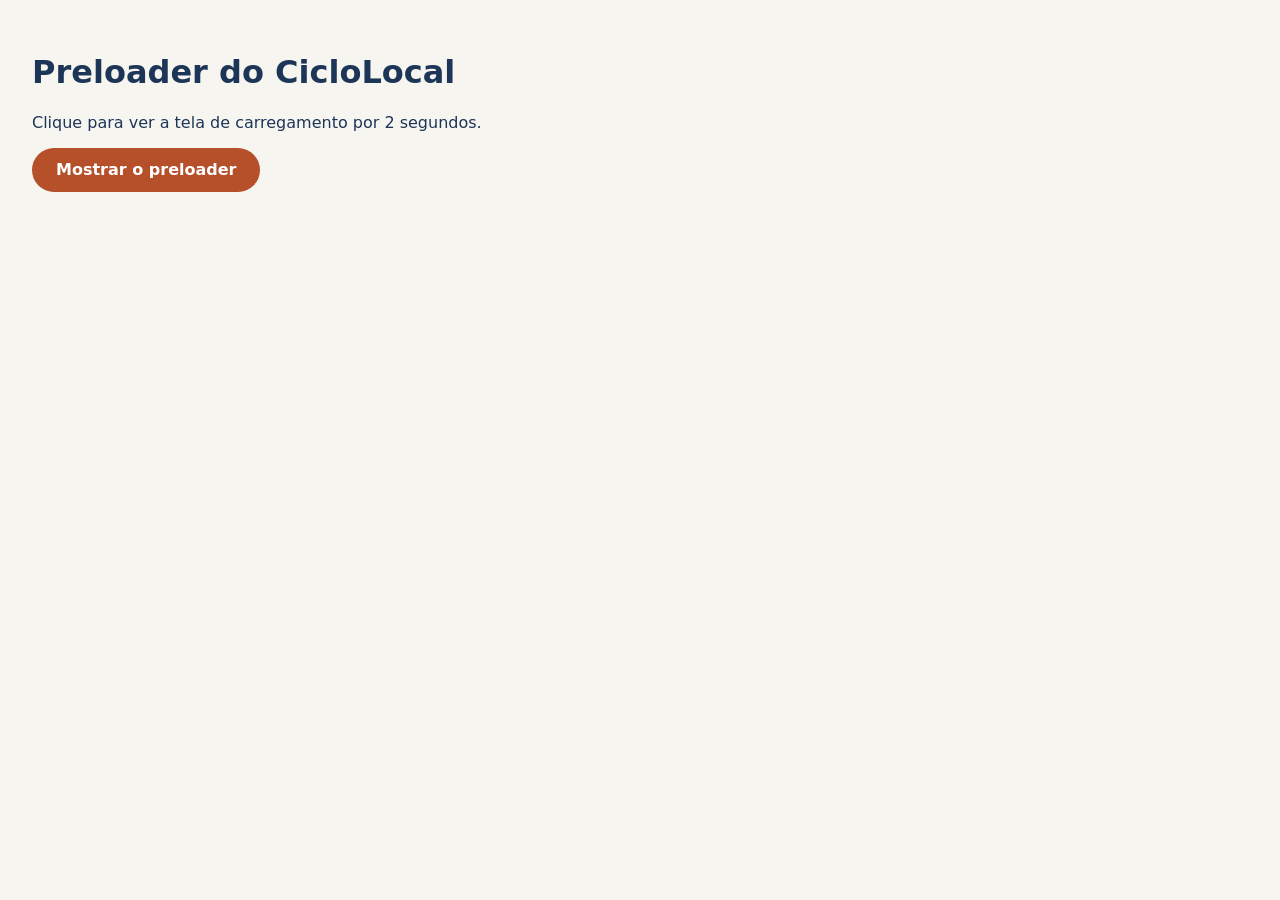
<file: docs/identidade-visual/preloader/exemplo.html>
<!doctype html>
<html lang="pt-BR">
<head>
<meta charset="utf-8">
<meta name="viewport" content="width=device-width, initial-scale=1">
<title>Exemplo do preloader | CicloLocal</title>
<link rel="stylesheet" href="../tokens/cicloLocal-tokens.css">
<link rel="stylesheet" href="cicloLocal-preloader.css">
<style>body{margin:0;padding:2rem;background:var(--cor-fundo);color:var(--cor-texto);font-family:var(--fonte-base)}
button{min-height:var(--alvo-min);padding:0 1.5rem;border:0;border-radius:999px;background:var(--cor-acao);color:#fff;font:inherit;font-weight:700;cursor:pointer}</style>
</head>
<body>
<h1>Preloader do CicloLocal</h1>
<p>Clique para ver a tela de carregamento por 2 segundos.</p>
<button type="button" id="teste">Mostrar o preloader</button>
<script src="cicloLocal-preloader.js"></script>
<script>
Preloader.iniciar();
document.getElementById('teste').addEventListener('click', () => {
  Preloader.mostrar('Entrando com gov.br…');
  setTimeout(() => Preloader.esconder(), 2000);
});
</script>
</body>
</html>
</file>
<file: tokens.css>
/* CicloLocal — Design Tokens v1.0 (Direção 2: Industrial Orgânico)
   Mobile-first. Contrastes calculados pelo WCAG 2.1 (AA = 4,5:1 texto normal). */
:root {
  /* Marca */
  --cl-areia-100: #F7F5F0;
  --cl-areia-200: #ECE7DC;
  --cl-areia-300: #DDD5C4;
  --cl-branco: #FFFFFF;
  --cl-petroleo-900: #1D3557;
  --cl-petroleo-700: #2F4B73;
  --cl-petroleo-100: #E4E9F0;
  --cl-terracota-100: #F8E3DA;
  --cl-terracota-400: #D96B43;
  /* destaque decorativo / texto grande */
  --cl-terracota-600: #B5502B;
  /* AÇÃO: botões e links (AA com branco e com areia) */
  --cl-terracota-700: #933F20;
  /* hover / pressed */
  --cl-cinza-600: #4B5563;

  /* Estados */
  --cl-verde-700: #2F6B3F;
  --cl-ambar-700: #8A5A00;
  --cl-vermelho-700: #B42318;

  /* Semânticos (use estes no código) */
  --cor-fundo: var(--cl-areia-100);
  --cor-superficie: var(--cl-branco);
  --cor-superficie-alt: var(--cl-areia-200);
  --cor-borda: #E3DDCF;
  --cor-texto: var(--cl-petroleo-900);
  --cor-texto-suave: var(--cl-cinza-600);
  --cor-acao: var(--cl-terracota-600);
  --cor-acao-hover: var(--cl-terracota-700);
  --cor-sobre-acao: var(--cl-branco);
  --cor-destaque: var(--cl-terracota-400);
  --cor-foco: var(--cl-petroleo-900);
  --cor-sucesso: var(--cl-verde-700);
  --cor-aviso: var(--cl-ambar-700);
  --cor-erro: var(--cl-vermelho-700);

  /* Estado "coleta aceita" (distinto do terracota de ação) */
  --cor-estado-fundo: #D96B433B;  /* terracota-400 a ~23%: ≈ #F6DDD4 sobre o branco do card */
  --cor-estado-borda: var(--cl-terracota-700);
  --cor-estado-texto: var(--cl-terracota-700); /* ≈ 4,8:1 sobre o fundo acima */

  /* Tipografia */
  --fonte-base: "Plus Jakarta Sans", system-ui, -apple-system, "Segoe UI", Roboto, sans-serif;
  --fs-xs: 0.75rem;
  --fs-sm: 0.875rem;
  --fs-base: 1rem;
  --fs-lg: 1.125rem;
  --fs-xl: 1.25rem;
  --fs-2xl: 1.5rem;
  --fs-3xl: 1.875rem;
  --fs-4xl: 2.375rem;
  --fs-5xl: 3rem;
  --fw-regular: 400;
  --fw-medium: 500;
  --fw-bold: 700;
  --fw-extrabold: 800;
  --lh-tight: 1.2;
  --lh-base: 1.6;

  /* Espaçamento (escala de 4 px) */
  --esp-1: 0.25rem;
  --esp-2: 0.5rem;
  --esp-3: 0.75rem;
  --esp-4: 1rem;
  --esp-5: 1.5rem;
  --esp-6: 2rem;
  --esp-7: 3rem;
  --esp-8: 4rem;
  --esp-9: 5rem;

  /* Forma e profundidade */
  --raio-sm: 8px;
  --raio-md: 12px;
  --raio-lg: 20px;
  --raio-pill: 999px;
  --borda: 1px solid var(--cor-borda);
  --sombra-sm: 0 1px 2px rgba(29, 53, 87, 0.08);
  --sombra-md: 0 6px 18px rgba(29, 53, 87, 0.12);
  --sombra-topo: 0 -6px 18px rgba(29, 53, 87, 0.12); /* sombra-md espelhada, para barras coladas no rodapé */

  /* Interação */
  --alvo-min: 2.75rem;
  /* 44 px: alvo de toque mínimo */
  --tempo-rapido: 150ms;
  --tempo-base: 250ms;
  --ease: cubic-bezier(0.2, 0, 0, 1);
  /* Breakpoints (mobile-first, use em @media): 480px · 768px · 1024px */
}

@media (prefers-reduced-motion: reduce) {
  :root {
    --tempo-rapido: 0.01ms;
    --tempo-base: 0.01ms;
  }
}
</file>
<file: preloader.css>
/* CicloLocal — Preloader (tela de carregamento). Usa css/tokens.css */
.preloader {
  position: fixed;
  inset: 0;
  z-index: 9999;
  display: flex;
  flex-direction: column;
  align-items: center;
  justify-content: center;
  gap: var(--esp-4);
  background: rgba(247, 245, 240, .92);
  -webkit-backdrop-filter: blur(8px);
  backdrop-filter: blur(8px);
  opacity: 0;
  visibility: hidden;
  transition: opacity var(--tempo-base) var(--ease), visibility var(--tempo-base) var(--ease)
}

.preloader.visivel {
  opacity: 1;
  visibility: visible
}

.preloader__marca {
  width: 72px;
  height: 72px;
  animation: cl-girar 1s linear infinite
}

.preloader__texto {
  margin: 0;
  font-weight: var(--fw-bold);
  color: var(--cor-texto)
}

@keyframes cl-girar {
  to {
    transform: rotate(360deg)
  }
}

@media (prefers-reduced-motion:reduce) {
  .preloader__marca {
    animation: none
  }
}
</file>
<file: print.css>
/* Relatório em PDF (window.print). Só vale na impressão. */
@page {
  size: A4;
  margin: 16mm;
}

@media print {

  html body,
  html body:has(> nav[aria-label="Menu principal"]) {
    background: #fff;
    padding-bottom: 0;
  }

  html body> :is(header, main, footer) {
    max-width: none;
    padding-inline: 0;
  }

  /* some na impressão: menu, link de salto, botões e "Voltar" */
  nav[aria-label="Menu principal"],
  .pular,
  button,
  main>a:first-child {
    display: none !important;
  }

  a {
    color: #000;
    text-decoration: none;
  }

  /* ---- Acabamento do relatório (revisão de UX, 19/11/2026) ----
     Este arquivo carrega ANTES do style.css, então os ajustes abaixo usam
     seletores mais específicos e !important para valer sobre as regras de tela. */

  /* "Modo demonstração" sai do topo; o aviso de dados de exemplo continua na nota do rodapé */
  html body main> p:first-child {
    display: none !important;
  }

  /* logotipo maior e centralizado */
  html body> header {
    display: flex;
    justify-content: center;
    margin-bottom: 8mm;
  }

  html body> header .logo {
    font-size: 1.75rem;
  }

  html body> header .logo img {
    width: 56px;
    height: 56px;
  }

  /* resultados centralizados */
  html body main :is(h1, h2),
  html body main #meta-texto {
    text-align: center;
  }

  html body main progress {
    display: block;
    margin-inline: auto;
  }

  /* sem moldura nas seções; só os cartões de números mantêm uma borda leve */
  html body main> section {
    border: 0 !important;
    box-shadow: none !important;
    background: transparent !important;
    break-inside: avoid;
  }

  html body main dl> div {
    border: 1px solid #ccc !important;
    border-radius: 8px;
    box-shadow: none !important;
    break-inside: avoid;
  }

  html body article {
    break-inside: avoid;
  }

  /* os botões de bairro somem na impressão, então o rótulo "Bairro" ficaria solto */
  html body main .filtros .rotulo {
    display: none;
  }
}
</file>
<file: style.css>
/* CicloLocal — style.css (mobile-first)
   Ordem no <head>: reset.css, tokens.css, style.css. Usa só variáveis do tokens.css. */

/* ===== 1. Complementos do reset =====
   O reset deixa strong, em, small, th, summary e legend sem destaque (font: inherit),
   não cobre campos de formulário e põe line-height: 1 no body. Aqui corrigimos isso. */
*,
*::before,
*::after {
  box-sizing: border-box;
}

button,
input,
select,
textarea {
  font: inherit;
  color: inherit;
}

strong,
b,
th,
legend,
summary {
  font-weight: var(--fw-bold);
}

em,
i {
  font-style: italic;
}

small {
  font-size: var(--fs-sm);
  color: var(--cor-texto-suave);
}

[hidden] {
  display: none !important;
}

/* o reset força display:block em section, nav, etc. */
img {
  max-width: 100%;
  height: auto;
}

/* ===== 2. Base ===== */
body {
  background: var(--cor-fundo);
  color: var(--cor-texto);
  font-family: var(--fonte-base);
  font-size: var(--fs-base);
  line-height: var(--lh-base);
}

body:has(> nav[aria-label="Menu principal"]) {
  padding-bottom: 4.75rem;
}

/* espaço do menu fixo */
:focus-visible {
  outline: 3px solid var(--cor-foco);
  outline-offset: 2px;
}

h1 {
  font-size: clamp(1.75rem, 7vw, var(--fs-4xl));
  font-weight: var(--fw-extrabold);
  line-height: var(--lh-tight);
}

h2,
legend {
  font-size: var(--fs-xl);
  font-weight: var(--fw-extrabold);
  line-height: var(--lh-tight);
}

h3 {
  font-size: var(--fs-lg);
  font-weight: var(--fw-extrabold);
  line-height: var(--lh-tight);
}

a {
  color: var(--cor-acao);
  font-weight: var(--fw-bold);
  text-underline-offset: 0.2em;
}

a:hover {
  color: var(--cor-acao-hover);
}



/* Link de salto: escondido até receber foco */
.pular {
  position: absolute;
  left: -9999px;
  top: 0;
}

.pular:focus {
  left: var(--esp-3);
  top: var(--esp-3);
  z-index: 10000;
  padding: var(--esp-3) var(--esp-4);
  background: var(--cor-superficie);
  color: var(--cor-texto);
  border: 2px solid var(--cor-foco);
  border-radius: var(--raio-sm);
}

main:focus {
  outline: none;
}

/* o <main> só recebe foco pelo link de salto */

/* ===== 3. Estrutura ===== */
:root {
  --largura: 32rem;
}

header,
main,
footer {
  max-width: var(--largura);
  margin-inline: auto;
  padding: var(--esp-4);
}

header {
  padding-top: calc(var(--esp-4) + env(safe-area-inset-top, 0px));
}

header img {
  display: block;
  height: 2rem;
  width: auto;
}

main>*+* {
  margin-top: var(--esp-5);
}

/* espaço entre blocos */
section>*+*,
form>*+*,
article>*+*,
fieldset>*+*,
details>*+* {
  margin-top: var(--esp-3);
}

footer {
  text-align: center;
}

main>a,
footer a {
  display: inline-flex;
  align-items: center;
  min-height: var(--alvo-min);
}

:root {
  --vlibras-btn-focus-visible-outline: 2px solid #F7F5F0;
  --vlibras-btn-focus-visible-shadow: 0 0 0 4px #1D3557;
  --vlibras-btn-hover-filter: brightness(1.1);
}

/* links soltos com alvo de toque de 44 px */

p[data-demo],
main>p:first-child,
main>a:first-child+p {
  /* selo "Modo demonstração" */
  width: fit-content;
  padding: 2px var(--esp-3);
  background: var(--cl-terracota-100);
  color: var(--cl-terracota-700);
  font-size: var(--fs-xs);
  font-weight: var(--fw-bold);
  border-radius: var(--raio-pill);
  align-self: start;
}

/* Entrada: logo no topo, conteúdo centralizado na vertical, link no rodapé */
.pagina-entrada {
  display: flex;
  flex-direction: column;
  min-height: 100vh;
  min-height: 100dvh;
}

.pagina-entrada> :is(header, main, footer) {
  width: 100%;
}

.pagina-entrada>main {
  flex: 1;
  display: flex;
  flex-direction: column;
  justify-content: flex-end;
  padding-bottom: var(--esp-7);
}

.nota {
  text-align: center;
}

.pagina-entrada main>*+* {
  margin-top: var(--esp-4);
}

/* Botão secundário (contorno) e links centralizados */
.botao-sec {
  background: transparent;
  border-color: var(--cl-petroleo-900);
  color: var(--cl-petroleo-900);
}

.botao-sec:hover {
  background: var(--cl-petroleo-100);
  border-color: var(--cl-petroleo-900);
  color: var(--cl-petroleo-900);
}

#botao-instalar {
  display: flex;
  width: fit-content;          /* não ocupa a largura toda como o gov.br */
  margin-top: var(--esp-8);
  margin-inline: auto;         /* centralizado */
  min-height: var(--alvo-min);
  font-size: var(--fs-base);
  font-weight: var(--fw-medium);
  background: transparent;
  border-color: var(--cl-petroleo-900);
  color: var(--cl-petroleo-900);
}

#botao-instalar:hover {
  background: var(--cl-petroleo-100);
  border-color: var(--cl-petroleo-900);
  color: var(--cl-petroleo-900);
}

.link-centro {
  display: flex;
  align-items: center;
  justify-content: center;
  min-height: var(--alvo-min);
}

/* Desistir da coleta */
.desistir {
  width: 100%;
  border-color: var(--cor-erro);
  color: var(--cor-erro);
}

.desistir:hover {
  background: #FBEAE8;
}

.botao-perigo {
  background: var(--cor-erro);
  border-color: var(--cor-erro);
  color: #fff;
}

.botao-perigo:hover {
  background: #8E1B12;
  border-color: #8E1B12;
}

/* Mensagem de confirmação das ações */
.aviso {
  padding: var(--esp-3) var(--esp-4);
  background: var(--cl-petroleo-100);
  border-radius: var(--raio-md);
  font-weight: var(--fw-bold);
}

.aviso:empty {
  display: none;
}

/* Janela de confirmação */
dialog {
  width: min(90vw, 24rem);
  padding: var(--esp-5);
  border: var(--borda);
  border-radius: var(--raio-lg);
  background: var(--cor-superficie);
  color: var(--cor-texto);
  box-shadow: var(--sombra-md);
}

dialog::backdrop {
  background: rgba(29, 53, 87, 0.45);
}

dialog>*+* {
  margin-top: var(--esp-3);
}

dialog button {
  width: 100%;
}

/* ===== 4. Botões e links-botão ===== */
button,
.botao,
summary {
  display: inline-flex;
  align-items: center;
  justify-content: center;
  gap: var(--esp-2);
  min-height: var(--alvo-min);
  padding: 0 var(--esp-5);
  border: 2px solid var(--cl-petroleo-900);
  border-radius: var(--raio-pill);
  background: transparent;
  color: var(--cl-petroleo-900);
  font-weight: var(--fw-bold);
  text-decoration: none;
  text-align: center;
  cursor: pointer;
  transition: background var(--tempo-rapido) var(--ease);
}

button:hover,
summary:hover {
  background: var(--cl-petroleo-100);
}

.botao,
button[type="submit"] {
  width: 100%;
  min-height: 3.25rem;
  font-size: var(--fs-lg);
  background: var(--cor-acao);
  border-color: var(--cor-acao);
  color: var(--cor-sobre-acao);
}

.botao:hover,
button[type="submit"]:hover {
  background: var(--cor-acao-hover);
  border-color: var(--cor-acao-hover);
  color: var(--cor-sobre-acao);
}

.botao-gov {
  gap: 0.3em;
  min-height: 3.5rem;
  font-weight: var(--fw-medium);
}

.botao-gov strong {
  font-weight: var(--fw-extrabold);
}

button:disabled,
select:disabled {
  opacity: 0.5;
  cursor: not-allowed;
}

summary {
  width: 100%;
  list-style: none;
}

summary::-webkit-details-marker {
  display: none;
}

#reiniciar,
#zerar {
  border: 0;
  min-height: var(--alvo-min);
  padding: 0 var(--esp-3);
  color: var(--cor-acao);
  text-decoration: underline;
}

main>button {
  width: 100%;
}

/* ===== 5. Escolha de perfil ===== */
.opcao {
  display: block;
  padding: var(--esp-4);
  background: var(--cor-superficie);
  border: 2px solid var(--cl-petroleo-900);
  border-radius: var(--raio-lg);
  color: var(--cor-texto);
  text-decoration: none;
}

.opcao:hover {
  background: var(--cl-petroleo-100);
  color: var(--cor-texto);
}

.opcao strong {
  display: block;
  font-size: var(--fs-lg);
  font-weight: var(--fw-extrabold);
}

main>ul>li+li {
  margin-top: var(--esp-3);
}

.opcao small {
  font-size: var(--fs-base);
}

/* ===== 6. Formulário do doador ===== */
label {
  display: block;
  margin-bottom: var(--esp-1);
  font-size: var(--fs-sm);
  font-weight: var(--fw-bold);
}

input[type="text"],
select {
  width: 100%;
  min-height: 3.25rem;
  padding: 0 var(--esp-3);
  background: #fff;
  color: var(--cl-petroleo-900);
  border: 2px solid var(--cl-petroleo-900);
  border-radius: var(--raio-sm);
  font-size: var(--fs-lg);
}

select {
  appearance: none;
  -webkit-appearance: none;
  padding-right: 2.5rem;
  background: #fff url("data:image/svg+xml,%3Csvg xmlns='http://www.w3.org/2000/svg' viewBox='0 0 24 24' fill='none' stroke='%231D3557' stroke-width='2' stroke-linecap='round' stroke-linejoin='round'%3E%3Cpath d='M6 9l6 6 6-6'/%3E%3C/svg%3E") no-repeat right var(--esp-3) center / 1.25rem;
}

input[type="checkbox"] {
  width: 1.5rem;
  height: 1.5rem;
  accent-color: var(--cor-acao);
}

#endereco {
  /* resultado do CEP: cartão com o pin à esquerda */
  display: grid;
  grid-template-columns: auto 1fr;
  align-items: center;
  column-gap: var(--esp-3);
  padding: var(--esp-3) var(--esp-4);
  background: var(--cor-superficie);
  border: var(--borda);
  border-radius: var(--raio-md);
}

#endereco:empty {
  display: none;
}

#endereco img {
  grid-row: span 2;
  width: 1.5rem;
  height: 1.5rem;
}

#endereco p+p {
  font-size: var(--fs-sm);
  color: var(--cor-texto-suave);
}

#erro,
[data-erro],
p[role="alert"] {
  color: var(--cor-erro);
  font-weight: var(--fw-bold);
}

#erro:empty,
[data-erro]:empty {
  display: none;
}

#endereco-manual {
  padding: var(--esp-3);
  border: 1px dashed var(--cor-borda);
  border-radius: var(--raio-md);
}

fieldset>legend+* {
  margin-top: var(--esp-2);
}

fieldset ul>li {
  /* uma linha por material: caixa, nome e peso */
  display: grid;
  grid-template-columns: auto 1fr auto;
  align-items: center;
  gap: var(--esp-3);
  padding: var(--esp-2) var(--esp-3);
  background: var(--cor-superficie);
  border: 1px solid var(--cor-borda);
  border-radius: var(--raio-md);
}

fieldset ul>li+li {
  margin-top: var(--esp-2);
}

fieldset ul>li:has(input:checked) {
  border: 2px solid var(--cor-acao);
}

fieldset li label {
  margin: 0;
  font-size: var(--fs-base);
  cursor: pointer;
}

fieldset li label small {
  display: block;
}

fieldset li select {
  width: 7rem;
  min-height: var(--alvo-min);
  font-size: var(--fs-base);
}

output {
  font-weight: var(--fw-extrabold);
}

form>div>*+* {
  margin-top: var(--esp-4);
}

/* ===== 7. Cartões (coletas e pedidos) ===== */
article {
  padding: var(--esp-4);
  background: var(--cor-superficie);
  border: var(--borda);
  border-radius: var(--raio-md);
  box-shadow: var(--sombra-sm);
}

article+article {
  margin-top: var(--esp-3);
}

article h3 {
  font-size: var(--fs-xl);
}

article li+li {
  margin-top: var(--esp-1);
}

.etiqueta {
  width: fit-content;
  padding: 2px var(--esp-3);
  background: var(--cl-terracota-100);
  color: var(--cl-terracota-700);
  font-size: var(--fs-xs);
  font-weight: var(--fw-bold);
  border-radius: var(--raio-pill);
}

.etiqueta-aceita {
  background: var(--cl-petroleo-100);
  color: var(--cl-petroleo-900);
}

article details form>*+* {
  margin-top: var(--esp-3);
}

article details select {
  margin-bottom: var(--esp-2);
}

[role="group"] {
  display: flex;
  flex-wrap: wrap;
  gap: var(--esp-2);
}

[role="group"] button {
  padding: 0 var(--esp-4);
}

[role="group"] button[aria-pressed="true"] {
  background: var(--cl-petroleo-900);
  color: #fff;
}

[role="group"] button {
  font-size: var(--fs-lg)
}

article details form button {
  width: 100%;
  min-height: 3.25rem;
  font-size: var(--fs-lg);
}

/* Cidade + botão "Trocar cidade" na mesma linha */
.cidade {
  display: flex;
  flex-wrap: wrap;
  align-items: center;
  justify-content: space-between;
  gap: var(--esp-3);
}

.cidade p {
  font-size: var(--fs-lg);
  font-weight: var(--fw-bold);
}

.botao-cidade {
  border-color: var(--cor-acao);
  color: var(--cor-acao);
}

.botao-cidade:hover {
  background: var(--cl-terracota-100);
}

/* Materiais numa linha só; quebram sozinhos se faltar espaço */
.materiais {
  color: var(--cor-texto-suave);
}

.materiais li {
  display: inline;
}

.materiais li:not(:last-child)::after {
  content: " · ";
  content: " · " / "";
}

article>.botao {
  margin-top: var(--esp-5);
}

.bairros>*+* {
  margin-top: var(--esp-2);
}

.rotulo {
  font-size: var(--fs-lg);
  font-weight: var(--fw-bold);
}

[role="group"] .chip-mais {
  border-style: dashed;
}

[role="group"] .chip-mais::after {
  content: "▾";
}

[role="group"] .chip-mais[aria-expanded="true"]::after {
  content: "▴";
}

#link-historico {
  width: 100%;
  justify-content: center;
}

body:has(.barra-aceite:not([hidden])) #link-historico {
  display: none;
}

/* Barra fixa acima do menu inferior */
.barra-aceite {
  position: fixed;
  left: 0;
  right: 0;
  bottom: calc(3.75rem + env(safe-area-inset-bottom, 0px));
  z-index: 4;
  display: flex;
  align-items: center;
  justify-content: space-between;
  gap: var(--esp-4);
  padding: var(--esp-3) max(var(--esp-4), calc((100% - var(--largura)) / 2 + var(--esp-4)));
  background: var(--cor-superficie);
  border-top: var(--borda);
  box-shadow: var(--sombra-md);
}

.barra-aceite p {
  font-weight: var(--fw-bold);
}

.barra-aceite .botao {
  width: auto;
  flex: none;
  padding: 0 var(--esp-5);
}

body:has(.barra-aceite:not([hidden])) {
  padding-bottom: 9rem;
}

/* ===== 8. Andamento do pedido e chamada para os resultados ===== */
:is(#andamento, ol[aria-label="Andamento do pedido"])>li+li {
  margin-top: var(--esp-3);
}

:is(#andamento, ol[aria-label="Andamento do pedido"]) li {
  display: flex;
  align-items: center;
  gap: var(--esp-3);
  color: var(--cor-texto-suave);
}

:is(#andamento, ol[aria-label="Andamento do pedido"]) li::before {
  content: "";
  flex: none;
  width: 1.5rem;
  height: 1.5rem;
  border: 2px solid #8A93A0;
  border-radius: 50%;
}

:is(#andamento, ol[aria-label="Andamento do pedido"]) li[aria-current="step"],
:is(#andamento, ol[aria-label="Andamento do pedido"]) li.feito {
  color: var(--cor-texto);
  font-weight: var(--fw-bold);
}

:is(#andamento, ol[aria-label="Andamento do pedido"]) li[aria-current="step"]::before {
  border-color: var(--cl-petroleo-900);
}

:is(#andamento, ol[aria-label="Andamento do pedido"]) li.feito::before {
  background: var(--cor-sucesso) center / 70% no-repeat url("data:image/svg+xml,%3Csvg xmlns='http://www.w3.org/2000/svg' viewBox='0 0 24 24' fill='none' stroke='white' stroke-width='3' stroke-linecap='round' stroke-linejoin='round'%3E%3Cpath d='M5 12l5 5 9-10'/%3E%3C/svg%3E");
  border-color: var(--cor-sucesso);
}

progress {
  display: block;
  width: 100%;
  height: 0.875rem;
  border: 0;
  border-radius: var(--raio-pill);
  overflow: hidden;
  appearance: none;
  -webkit-appearance: none;
  background: var(--cor-superficie-alt);
  color: var(--cor-acao);
}

progress::-webkit-progress-bar {
  background: var(--cor-superficie-alt);
}

progress::-webkit-progress-value {
  background: var(--cor-acao);
  border-radius: var(--raio-pill);
}

progress::-moz-progress-bar {
  background: var(--cor-acao);
  border-radius: var(--raio-pill);
}

section[aria-labelledby="t-cta"] {
  padding: var(--esp-5);
  background: var(--cl-petroleo-900);
  color: var(--cor-fundo);
  border-radius: var(--raio-lg);
}

section[aria-labelledby="t-cta"] progress {
  background: rgba(247, 245, 240, .25);
}

section[aria-labelledby="t-cta"] a {
  display: flex;
  align-items: center;
  justify-content: center;
  min-height: 3.25rem;
  background: var(--cor-fundo);
  color: var(--cl-petroleo-900);
  border-radius: var(--raio-pill);
  text-decoration: none;
}

section[aria-labelledby="t-cta"] progress {
  color: var(--cor-destaque);
}

section[aria-labelledby="t-cta"] progress::-webkit-progress-value {
  background: var(--cor-destaque);
}

section[aria-labelledby="t-cta"] progress::-moz-progress-bar {
  background: var(--cor-destaque);
}

/* ===== 9. Dashboard ===== */
main:has(dl)>section:not([aria-labelledby="t-num"], .filtros) {
  padding: var(--esp-4);
  background: var(--cor-superficie);
  border: var(--borda);
  border-radius: var(--raio-md);
}

.escopo {
  font-size: var(--fs-sm);
  color: var(--cor-texto-suave);
}

:is(#numeros, dl) {
  display: grid;
  grid-template-columns: 1fr 1fr;
  gap: var(--esp-3);
}

:is(#numeros, dl)>div {
  display: flex;
  flex-direction: column-reverse;
  justify-content: center;
  padding: var(--esp-4);
  text-align: center;
  background: var(--cor-superficie);
  border: var(--borda);
  border-radius: var(--raio-md);
}

:is(#numeros, dl)>div:last-child {
  grid-column: 1 / -1;
}

:is(#numeros, dl) dd {
  font-size: var(--fs-3xl);
  font-weight: var(--fw-extrabold);
  line-height: 1.1;
}

:is(#numeros, dl) dt {
  font-size: var(--fs-sm);
  color: var(--cor-texto-suave);
}

main>p:has(> small) {
  font-size: var(--fs-sm);
}

/* Barras horizontais (materiais e bairros): largura pela variável --pct */
.barras {
  display: flex;
  flex-direction: column;
  gap: var(--esp-3);
}

.barras li {
  display: grid;
  grid-template-columns: 7rem 1fr 4.125rem;
  align-items: center;
  gap: var(--esp-2);
  font-size: var(--fs-sm);
}

.barras li>span:first-child {
  font-weight: var(--fw-bold);
}

.barras li.destaque>span:first-child {
  color: var(--cl-terracota-700);
}

.barras li.destaque .trilho::before {
  background: var(--cl-terracota-700);
}

.barras b {
  text-align: right;
}

.trilho {
  height: 0.75rem;
  border-radius: var(--raio-pill);
  background: var(--cor-superficie-alt);
  overflow: hidden;
}

.trilho::before {
  content: "";
  display: block;
  height: 100%;
  width: var(--pct);
  background: var(--cl-petroleo-900);
}

/* Gráfico de colunas (mês a mês): altura pela variável --pct */
.colunas {
  display: flex;
  justify-content: space-between;
  gap: var(--esp-2);
}

.colunas li {
  flex: 1;
  display: grid;
  grid-template-rows: auto 7.5rem auto;
  justify-items: center;
  row-gap: var(--esp-1);
  font-size: var(--fs-xs);
}

.colunas b {
  grid-row: 1;
}

.colunas .coluna {
  grid-row: 2;
  align-self: end;
  width: 100%;
  max-width: 2.5rem;
  height: var(--pct);
  background: var(--cor-acao);
  border-radius: 8px 8px 0 0;
}

.colunas .mes {
  grid-row: 3;
}

/* Mantém as barras no PDF (o navegador costuma ocultar fundos na impressão) */
.trilho::before,
.coluna {
  -webkit-print-color-adjust: exact;
  print-color-adjust: exact;
}

/* ===== 10. Menu inferior fixo ===== */
nav[aria-label="Menu principal"] {
  position: fixed;
  left: 0;
  right: 0;
  bottom: 0;
  z-index: 5;
  background: var(--cor-superficie);
  border-top: var(--borda);
  padding-bottom: env(safe-area-inset-bottom, 0px);
}

nav[aria-label="Menu principal"] ul {
  display: flex;
  max-width: var(--largura);
  margin-inline: auto;
}

nav[aria-label="Menu principal"] li {
  flex: 1;
}

nav[aria-label="Menu principal"] a {
  display: flex;
  align-items: center;
  justify-content: center;
  min-height: 3.75rem;
  color: var(--cor-texto);
  font-size: var(--fs-sm);
  font-weight: var(--fw-medium);
  text-decoration: none;
}

nav[aria-label="Menu principal"] a:is([aria-current="page"], [aria-current="true"]) {
  color: var(--cor-acao);
  font-weight: var(--fw-extrabold);
  box-shadow: inset 0 3px 0 var(--cor-acao);
}

nav[aria-label="Menu principal"] a {
  flex-direction: column;
  gap: 2px;
}

nav[aria-label="Menu principal"] a::before {
  content: "";
  width: 1.5rem;
  height: 1.5rem;
  background: currentColor;
  -webkit-mask: var(--icone) center / contain no-repeat;
  mask: var(--icone) center / contain no-repeat;
}

nav[aria-label="Menu principal"] a[href$="index.html"] {
  --icone: url("data:image/svg+xml,%3Csvg xmlns='http://www.w3.org/2000/svg' viewBox='0 0 24 24' fill='none' stroke='black' stroke-width='2' stroke-linecap='round' stroke-linejoin='round'%3E%3Cpath d='M9 21H5V3h4M16 17l5-5-5-5M21 12H9'/%3E%3C/svg%3E");
}

nav[aria-label="Menu principal"] a[href$="selecao-de-perfil.html"] {
  --icone: url("data:image/svg+xml,%3Csvg xmlns='http://www.w3.org/2000/svg' viewBox='0 0 24 24' fill='none' stroke='black' stroke-width='2' stroke-linecap='round' stroke-linejoin='round'%3E%3Cpath d='M3 11l9-8 9 8v10H3z'/%3E%3C/svg%3E");
}

nav[aria-label="Menu principal"] a[href$="perfil-coletor.html"] {
  --icone: url("data:image/svg+xml,%3Csvg xmlns='http://www.w3.org/2000/svg' viewBox='0 0 24 24' fill='none' stroke='black' stroke-width='2' stroke-linecap='round' stroke-linejoin='round'%3E%3Cpath d='M8 6h13M8 12h13M8 18h13M3 6h.01M3 12h.01M3 18h.01'/%3E%3C/svg%3E");
}

nav[aria-label="Menu principal"] a[href$="confirmacao-doador.html"] {
  --icone: url("data:image/svg+xml,%3Csvg xmlns='http://www.w3.org/2000/svg' viewBox='0 0 24 24' fill='none' stroke='black' stroke-width='2' stroke-linecap='round' stroke-linejoin='round'%3E%3Cpath d='M9 3h6v4H9z'/%3E%3Cpath d='M9 5H5v16h14V5h-4M9 12h6M9 16h4'/%3E%3C/svg%3E");
}

nav[aria-label="Menu principal"] a[href$="dashboard.html"] {
  --icone: url("data:image/svg+xml,%3Csvg xmlns='http://www.w3.org/2000/svg' viewBox='0 0 24 24' fill='none' stroke='black' stroke-width='2' stroke-linecap='round' stroke-linejoin='round'%3E%3Cpath d='M14 3H6v18h12V7z'/%3E%3Cpath d='M14 3v4h4'/%3E%3C/svg%3E");
}

/* ===== 11. Ajustes de fidelidade ao mockup (v1.1) ===== */
/* CEP (2/3) e Número (1/3) lado a lado */
section:has(#cep) {
  display: grid;
  grid-template-columns: 2fr 1fr;
  gap: var(--esp-3);
}

section:has(#cep)>* {
  margin-top: 0;
}

section:has(#cep)>h1,
section:has(#cep)>#endereco,
section:has(#cep)>#endereco-manual {
  grid-column: 1 / -1;
}

/* "Total aproximado" com o valor à direita */
p:has(> output) {
  display: flex;
  justify-content: space-between;
  font-size: var(--fs-lg);
  font-weight: var(--fw-extrabold);
}

/* ícone pequeno (pin) alinhado ao texto */
p>img {
  display: inline-block;
  width: 1.25rem;
  height: 1.25rem;
  vertical-align: -0.25em;
  margin-right: var(--esp-1);
}

/* círculo verde com check no topo das confirmações */
section[aria-labelledby="titulo"]::before {
  content: "";
  display: block;
  width: 3.5rem;
  height: 3.5rem;
  margin-bottom: var(--esp-3);
  border-radius: 50%;
  background: var(--cor-sucesso) center / 60% no-repeat url("data:image/svg+xml,%3Csvg xmlns='http://www.w3.org/2000/svg' viewBox='0 0 24 24' fill='none' stroke='white' stroke-width='3' stroke-linecap='round' stroke-linejoin='round'%3E%3Cpath d='M5 12l5 5 9-10'/%3E%3C/svg%3E");
}

/* "Seu pedido" em cartão */
section[aria-labelledby="t-pedido"] {
  padding: var(--esp-4);
  background: var(--cor-superficie);
  border: var(--borda);
  border-radius: var(--raio-md);
  box-shadow: var(--sombra-sm);
}

/* "Marcar como concluída": botão cheio nos dois cartões */
article details>summary {
  min-height: 3.25rem;
  font-size: var(--fs-lg);
  background: var(--cor-acao);
  border-color: var(--cor-acao);
  color: var(--cor-sobre-acao);
}

article details>summary:hover {
  background: var(--cor-acao-hover);
  border-color: var(--cor-acao-hover);
}

/* Concluídas: check à esquerda, nome e materiais ao centro, data à direita */

/* Entregas concluídas: check à esquerda, bairro e materiais ao centro, data à direita */
section[aria-labelledby="t-feitas"] ul,
.entregas {
  display: flex;
  flex-direction: column;
  gap: var(--esp-3);
}

section[aria-labelledby="t-feitas"] li,
.entregas li {
  display: grid;
  grid-template-columns: auto 1fr auto;
  grid-template-areas: "icone nome data" "icone materiais data";
  align-items: center;
  column-gap: var(--esp-3);
  row-gap: var(--esp-1);          /* espaço entre bairro e materiais */
  padding: var(--esp-3) var(--esp-4);
  background: var(--cor-superficie);
  border: var(--borda);
  border-radius: var(--raio-md);
  font-size: 0.9375rem;
}

section[aria-labelledby="t-feitas"] li::before,
.entregas li::before {
  content: "";
  grid-area: icone;
  width: 1.5rem;
  height: 1.5rem;
  background: center / contain no-repeat url("data:image/svg+xml,%3Csvg xmlns='http://www.w3.org/2000/svg' viewBox='0 0 24 24' fill='none' stroke='%232F6B3F' stroke-width='2' stroke-linecap='round' stroke-linejoin='round'%3E%3Cpath d='M5 12l5 5 9-10'/%3E%3C/svg%3E");
}

section[aria-labelledby="t-feitas"] li strong,
.entregas li strong {
  grid-area: nome;
}

section[aria-labelledby="t-feitas"] li small,
.entregas li small {
  grid-area: materiais;
  font-size: 0.875rem;
  line-height: 1.4;
  color: var(--cor-texto-suave);
}

section[aria-labelledby="t-feitas"] li time,
.entregas li time {
  grid-area: data;
  font-size: 0.875rem;
  font-weight: var(--fw-bold);
  color: var(--cl-petroleo-900);   /* mais escura, melhor leitura */
  white-space: nowrap;
}


/* ===== 12. Logo com a fonte da marca (use se trocar o <img> do logotipo por símbolo + texto) =====
   <a class="logo" href="./index.html" aria-label="CicloLocal, página inicial">
       <img src="./img/cicloLocal-simbolo.svg" alt="" width="34" height="34"><span>Ciclo<b>Local</b></span></a> */
.logo {
  display: inline-flex;
  align-items: center;
  gap: var(--esp-2);
  font-size: var(--fs-xl);
  font-weight: var(--fw-extrabold);
  letter-spacing: -0.02em;
  color: var(--cl-petroleo-900);
  text-decoration: none;
}

.logo b {
  color: var(--cl-terracota-600);
  font-weight: inherit;
}

.logo img {
  width: 2.125rem;
  height: 2.125rem;
  margin: 0;
}

.logo {
  font-size: 1.375rem;
  min-height: var(--alvo-min);
}

.logo:hover {
  color: var(--cl-petroleo-900);
}

/* ===== Histórico de coletas (colar no style.css, antes da seção de media queries) =====
   Antes: em "Últimas entregas concluídas" (confirmacao-coletor), troque os seletores
   section[aria-labelledby="t-feitas"] ul / li / li::before / strong / small / time
   por .entregas / .entregas li / .entregas li::before / .entregas strong / .entregas small / .entregas time
   e acrescente class="entregas" em <ul id="lista-feitas">. O visual continua igual
   e a página de histórico reaproveita a mesma lista. */

.filtros-historico {
  display: grid;
  gap: var(--esp-3);
}

.resumo-historico {
  display: grid;
  grid-template-columns: 1fr 1fr;
  gap: var(--esp-3);
}

.resumo-historico li {
  display: flex;
  flex-direction: column;
  justify-content: center;
  gap: var(--esp-1);
  padding: var(--esp-4);
  text-align: center;
  background: var(--cl-petroleo-100);
  color: var(--cl-petroleo-900);
  border-radius: var(--raio-lg);
}

.resumo-historico li:last-child {
  grid-column: 1 / -1;
}

.resumo-historico b {
  font-size: 1.75rem;
  line-height: 1.1;
}

.resumo-historico span {
  font-size: 1rem;
}

#lista-historico>h3 {
  margin-top: var(--esp-5);
}

#lista-historico>h3:first-child {
  margin-top: 0;
}

#lista-historico>ul {
  margin-top: var(--esp-3);
}

#mais-historico {
  width: 100%;
}

@media screen and (min-width: 48rem) {
  .filtros-historico {
    grid-template-columns: 1fr 1fr;
  }

  .resumo-historico {
    grid-template-columns: repeat(3, 1fr);
  }

  .resumo-historico li:last-child {
    grid-column: auto;
  }
}

/* ===== 13. Telas maiores (mobile-first: abaixo de 48rem nada muda) ===== */
:root {
  --largura: 32rem;
}

@media screen and (min-width: 48rem) {
  :root {
    --largura: 48rem;
  }

  /* --- Menu no topo, na mesma linha do logo --- */
  body:has(> nav[aria-label='Menu principal']) {
    display: grid;
    grid-template-columns: minmax(0, 1fr) minmax(0, var(--largura)) minmax(0, 1fr);
    grid-template-rows: auto 1fr;
    min-height: 100vh;
    padding-bottom: 0;
  }

  body:has(> nav[aria-label='Menu principal'])::before {
    content: '';
    grid-column: 1 / -1;
    grid-row: 1;
    background: var(--cor-superficie);
    border-bottom: var(--borda);
  }

  body:has(> nav[aria-label='Menu principal'])>header {
    grid-column: 2;
    grid-row: 1;
    width: 100%;
  }

  body:has(> nav[aria-label='Menu principal'])>main {
    grid-column: 2;
    grid-row: 2;
    width: 100%;
  }

  nav[aria-label='Menu principal'] {
    position: static;
    grid-column: 2;
    grid-row: 1;
    justify-self: end;
    align-self: center;
    margin-right: var(--esp-2);
    background: transparent;
    border-top: 0;
    padding-bottom: 0;
  }

  nav[aria-label='Menu principal'] ul {
    max-width: none;
    margin: 0;
    gap: var(--esp-1);
  }

  nav[aria-label='Menu principal'] li {
    flex: none;
  }

  nav[aria-label='Menu principal'] a {
    flex-direction: row;
    gap: var(--esp-2);
    min-height: var(--alvo-min);
    padding: 0 var(--esp-4);
    border-radius: var(--raio-pill);
    font-size: var(--fs-base);
  }

  nav[aria-label='Menu principal'] a:hover {
    background: var(--cl-petroleo-100);
  }

  nav[aria-label='Menu principal'] a:is([aria-current='page'], [aria-current='true']) {
    background: var(--cl-terracota-100);
    color: var(--cl-terracota-700);
    box-shadow: none;
  }

  /* --- Texto com largura de leitura confortável --- */
  main>p {
    max-width: 65ch;
  }

  /* --- Entrada: conteúdo centralizado e mais estreito --- */
  .pagina-entrada>main {
    justify-content: center;
    max-width: 36rem;
    padding-bottom: 0;
  }

  /* --- Escolha de perfil: os dois cartões lado a lado --- */
  main:has(.opcao) {
    max-width: 48rem;
  }

  main>ul:has(.opcao) {
    display: grid;
    grid-template-columns: 1fr 1fr;
    gap: var(--esp-4);
  }

  main>ul:has(.opcao)>li+li {
    margin-top: 0;
  }

  .opcao {
    height: 100%;
  }

  /* --- Doador: materiais em duas colunas, campos com largura limitada --- */
  fieldset ul {
    display: grid;
    grid-template-columns: 1fr 1fr;
    gap: var(--esp-2) var(--esp-3);
  }

  fieldset ul>li+li {
    margin-top: 0;
  }

  section:has(#cep) {
    max-width: 40rem;
  }

  form>div> :is(p, button) {
    max-width: 28rem;
  }

  /* --- Coletor: pedidos em grade --- */
  #lista-pedidos {
    display: grid;
    grid-template-columns: repeat(auto-fill, minmax(18rem, 1fr));
    gap: var(--esp-4);
    align-items: start;
  }

  #lista-pedidos>article {
    margin-top: 0;
  }

  /* --- Pedido enviado: cartão do pedido e chamada lado a lado --- */
  main:has([aria-labelledby='t-pedido']) {
  display: grid;
  grid-template-columns: 1fr 1fr;
  gap: var(--esp-4) var(--esp-5);
  align-content: start;   /* linhas do tamanho do conteúdo */
  }

  main:has([aria-labelledby='t-pedido'])>* {
    margin-top: 0;
    grid-column: 1 / -1;
  }

  main:has([aria-labelledby='t-pedido'])> :is([aria-labelledby='t-pedido'], [aria-labelledby='t-cta']) {
    grid-column: auto;
  }

  /* --- Resultados: grade de duas colunas e quatro números por linha --- */
  main:has(dl) {
    display: grid;
    grid-template-columns: 1fr 1fr;
    gap: var(--esp-4) var(--esp-5);
  }

  main:has(dl)>* {
    margin-top: 0;
    grid-column: 1 / -1;
  }

  main:has(dl)> :is([aria-labelledby='t-mat'], [aria-labelledby='t-mes']) {
    grid-column: auto;
  }

  main:has(dl)>button {
    justify-self: start;
    width: auto;
    padding: 0 var(--esp-6);
  }

  :is(#numeros, dl) {
    grid-template-columns: repeat(4, 1fr);
  }

  .colunas li {
    grid-template-rows: auto 10rem auto;
  }
}

@media screen and (min-width: 64rem) {
  :root {
    --largura: 64rem;
  }

  /* --- Coleta aceita: "Em aberto" à esquerda, "Concluídas" e meta à direita --- */
  main:has([aria-labelledby='t-aberto']) {
    display: grid;
    grid-template-columns: 1.2fr 1fr;
    gap: var(--esp-4) var(--esp-5);
    align-items: start;
  }

  main:has([aria-labelledby='t-aberto'])>* {
    margin-top: 0;
    grid-column: 1 / -1;
  }

  main:has([aria-labelledby='t-aberto'])>[aria-labelledby='t-aberto'] {
    grid-column: 1;
    grid-row: span 2;
  }

  main:has([aria-labelledby='t-aberto'])> :is([aria-labelledby='t-feitas'], [aria-labelledby='t-cta']) {
    grid-column: 2;
  }

  /* --- Resultados: gráfico mais alto --- */
  .colunas li {
    grid-template-rows: auto 12rem auto;
  }
}

/* CicloLocal — correções de interface da seção 1.1 do roadmap.
   Colar no FINAL do CSS onde já existem .barra-aceite e os estilos de card/botão da tela de coletas
   (precisa vir depois das regras atuais). Tokens novos estão em tokens.css. */

/* 1) Barra de aceite: um pouco mais alta, sombra no topo no lugar da borda */
.barra-aceite {
  padding: var(--esp-4);
  border-top: 0;
  box-shadow: var(--sombra-topo);
}
/* Colada no rodapé onde o menu NÃO fica embaixo.
   Use o MESMO breakpoint em que o menu sobe para o topo (48em = 768px é o palpite). */
@media (min-width: 48em) {
  .barra-aceite { bottom: 0; }
}

/* 2) Estado "coleta aceita": card e botão com cor própria, diferente do terracota de ação.
   A classe .coleta-aceita é aplicada ao <article> em perfil-coletor.js */
article.coleta-aceita {
  border-color: var(--cor-estado-borda);
  box-shadow: var(--sombra-sm);
}
article.coleta-aceita .botao {
  background: var(--cor-estado-fundo);
  border-color: var(--cor-estado-borda);
  color: var(--cor-estado-texto);
}
/* No hover o fundo não escurece: mais terracota no fundo derrubaria o contraste abaixo de 4,5:1 */
article.coleta-aceita .botao:hover {
  background: var(--cor-estado-fundo);
  border-color: var(--cor-estado-borda);
  color: var(--cor-estado-texto);
  box-shadow: var(--sombra-sm);
}

/* ===== Pedidos do doador (confirmacao-doador e historico-pedidos) ===== */

/* Cartão "Próximas etapas": mesmo visual do cartão do pedido */
section[aria-labelledby="t-etapas"] {
  padding: var(--esp-4);
  background: var(--cor-superficie);
  border: var(--borda);
  border-radius: var(--raio-md);
  box-shadow: var(--sombra-sm);
}

/* Respiro entre o título e o conteúdo dos dois cartões */
section[aria-labelledby="t-pedido"]>h2,
section[aria-labelledby="t-etapas"]>h2 {
  margin-bottom: var(--esp-4);
}

/* Dados do pedido com respiro entre os blocos (o <div> de dentro desligava o espaçamento de section>*+*) */
.pedido-dados {
  display: flex;
  flex-direction: column;
  gap: var(--esp-4);
}

.pedido-bloco {
  display: flex;
  flex-direction: column;
  gap: var(--esp-1);
}

.pedido-rotulo {
  font-size: var(--fs-sm);
  font-weight: var(--fw-bold);
  color: var(--cor-texto-suave);
}

/* um material por linha dentro do cartão */
.pedido-bloco .materiais {
  display: flex;
  flex-direction: column;
  gap: var(--esp-1);
  color: var(--cor-texto);
}

.pedido-bloco .materiais li {
  display: block;
}

.pedido-bloco .materiais li:not(:last-child)::after {
  content: none;
}

.pedido-total {
  display: flex;
  justify-content: space-between;
  align-items: baseline;
  padding-top: var(--esp-3);
  border-top: var(--borda);
  font-size: var(--fs-lg);
}

/* Próximas etapas: círculo ao lado de título + explicação */
#andamento {
  display: flex;
  flex-direction: column;
  gap: var(--esp-4);
}

#andamento>li+li {
  margin-top: 0;
}

#andamento li {
  align-items: flex-start;
}

#andamento li>div {
  display: flex;
  flex-direction: column;
  gap: var(--esp-1);
}

#andamento li span {
  font-size: var(--fs-sm);
  font-weight: 400;
  color: var(--cor-texto-suave);
}

/* Pedidos concluídos: a data identifica o pedido; o total de kg fica à direita */
.entregas li .kg-pedido {
  grid-area: data;
  font-size: 0.875rem;
  font-weight: var(--fw-bold);
  color: var(--cl-petroleo-900);
  white-space: nowrap;
}
</file>
<file: docs/identidade-visual/tokens/cicloLocal-tokens.css>
/* CicloLocal — Design Tokens v1.0 (Direção 2: Industrial Orgânico)
   Mobile-first. Contrastes calculados pelo WCAG 2.1 (AA = 4,5:1 texto normal). */
:root {
  /* Marca */
  --cl-areia-100: #F7F5F0;
  --cl-areia-200: #ECE7DC;
  --cl-areia-300: #DDD5C4;
  --cl-branco: #FFFFFF;
  --cl-petroleo-900: #1D3557;
  --cl-petroleo-700: #2F4B73;
  --cl-petroleo-100: #E4E9F0;
  --cl-terracota-100: #F8E3DA;
  --cl-terracota-400: #D96B43; /* destaque decorativo / texto grande */
  --cl-terracota-600: #B5502B; /* AÇÃO: botões e links (AA com branco e com areia) */
  --cl-terracota-700: #933F20; /* hover / pressed */
  --cl-cinza-600: #4B5563;

  /* Estados */
  --cl-verde-700: #2F6B3F;
  --cl-ambar-700: #8A5A00;
  --cl-vermelho-700: #B42318;

  /* Semânticos (use estes no código) */
  --cor-fundo: var(--cl-areia-100);
  --cor-superficie: var(--cl-branco);
  --cor-superficie-alt: var(--cl-areia-200);
  --cor-borda: #E3DDCF;
  --cor-texto: var(--cl-petroleo-900);
  --cor-texto-suave: var(--cl-cinza-600);
  --cor-acao: var(--cl-terracota-600);
  --cor-acao-hover: var(--cl-terracota-700);
  --cor-sobre-acao: var(--cl-branco);
  --cor-destaque: var(--cl-terracota-400);
  --cor-foco: var(--cl-petroleo-900);
  --cor-sucesso: var(--cl-verde-700);
  --cor-aviso: var(--cl-ambar-700);
  --cor-erro: var(--cl-vermelho-700);

  /* Tipografia */
  --fonte-base: "Plus Jakarta Sans", system-ui, -apple-system, "Segoe UI", Roboto, sans-serif;
  --fs-xs: 0.75rem;
  --fs-sm: 0.875rem;
  --fs-base: 1rem;
  --fs-lg: 1.125rem;
  --fs-xl: 1.25rem;
  --fs-2xl: 1.5rem;
  --fs-3xl: 1.875rem;
  --fs-4xl: 2.375rem;
  --fs-5xl: 3rem;
  --fw-regular: 400;
  --fw-medium: 500;
  --fw-bold: 700;
  --fw-extrabold: 800;
  --lh-tight: 1.2;
  --lh-base: 1.6;

  /* Espaçamento (escala de 4 px) */
  --esp-1: 0.25rem;
  --esp-2: 0.5rem;
  --esp-3: 0.75rem;
  --esp-4: 1rem;
  --esp-5: 1.5rem;
  --esp-6: 2rem;
  --esp-7: 3rem;
  --esp-8: 4rem;

  /* Forma e profundidade */
  --raio-sm: 8px;
  --raio-md: 12px;
  --raio-lg: 20px;
  --raio-pill: 999px;
  --borda: 1px solid var(--cor-borda);
  --sombra-sm: 0 1px 2px rgba(29, 53, 87, 0.08);
  --sombra-md: 0 6px 18px rgba(29, 53, 87, 0.12);

  /* Interação */
  --alvo-min: 2.75rem; /* 44 px: alvo de toque mínimo */
  --tempo-rapido: 150ms;
  --tempo-base: 250ms;
  --ease: cubic-bezier(0.2, 0, 0, 1);
  /* Breakpoints (mobile-first, use em @media): 480px · 768px · 1024px */
}

@media (prefers-reduced-motion: reduce) {
  :root { --tempo-rapido: 0.01ms; --tempo-base: 0.01ms; }
}
</file>
<file: docs/identidade-visual/preloader/cicloLocal-preloader.css>
/* CicloLocal — Preloader (tela de carregamento). Usa css/tokens.css */
.preloader{position:fixed;inset:0;z-index:9999;display:flex;flex-direction:column;align-items:center;justify-content:center;gap:var(--esp-4);
  background:rgba(247,245,240,.92);-webkit-backdrop-filter:blur(8px);backdrop-filter:blur(8px);
  opacity:0;visibility:hidden;transition:opacity var(--tempo-base) var(--ease),visibility var(--tempo-base) var(--ease)}
.preloader.visivel{opacity:1;visibility:visible}
.preloader__marca{width:72px;height:72px;animation:cl-girar 1.4s linear infinite}
.preloader__texto{margin:0;font-weight:var(--fw-bold);color:var(--cor-texto)}
@keyframes cl-girar{to{transform:rotate(360deg)}}
@media (prefers-reduced-motion:reduce){.preloader__marca{animation:none}}
</file>
